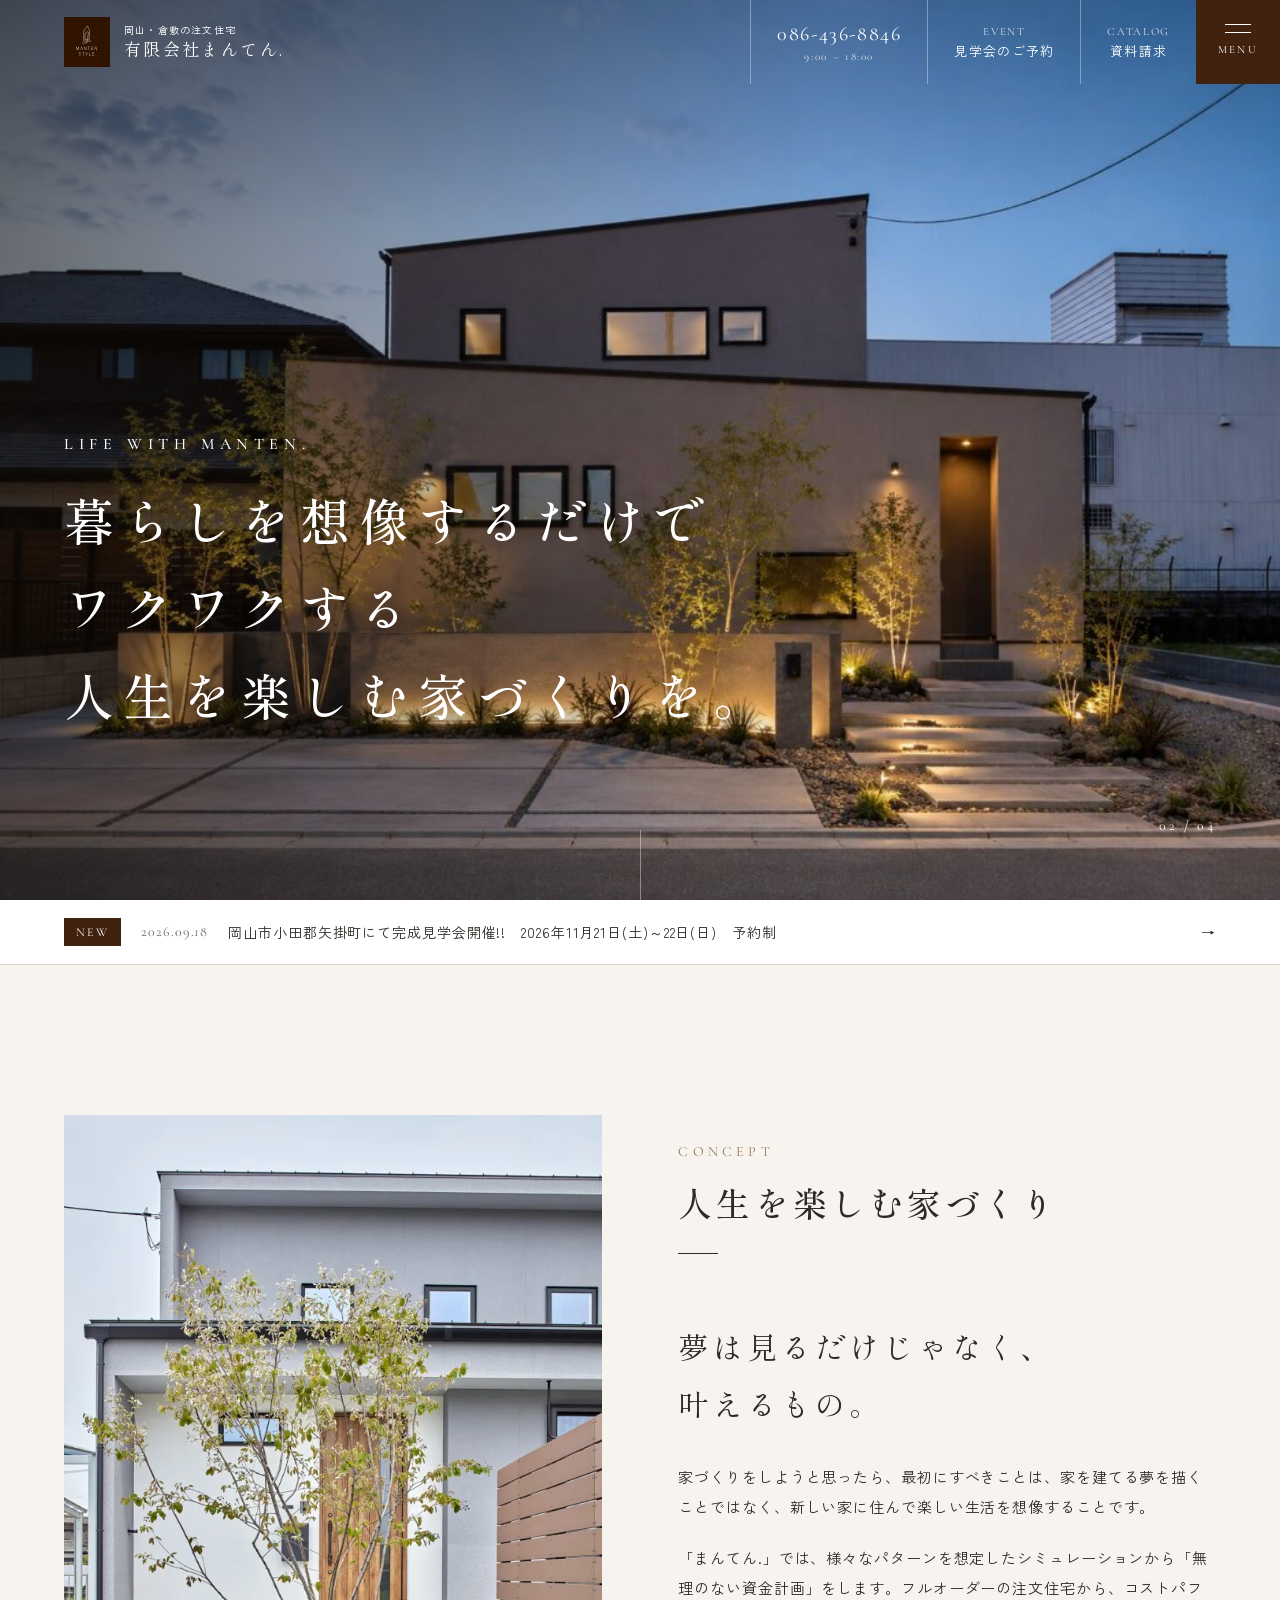
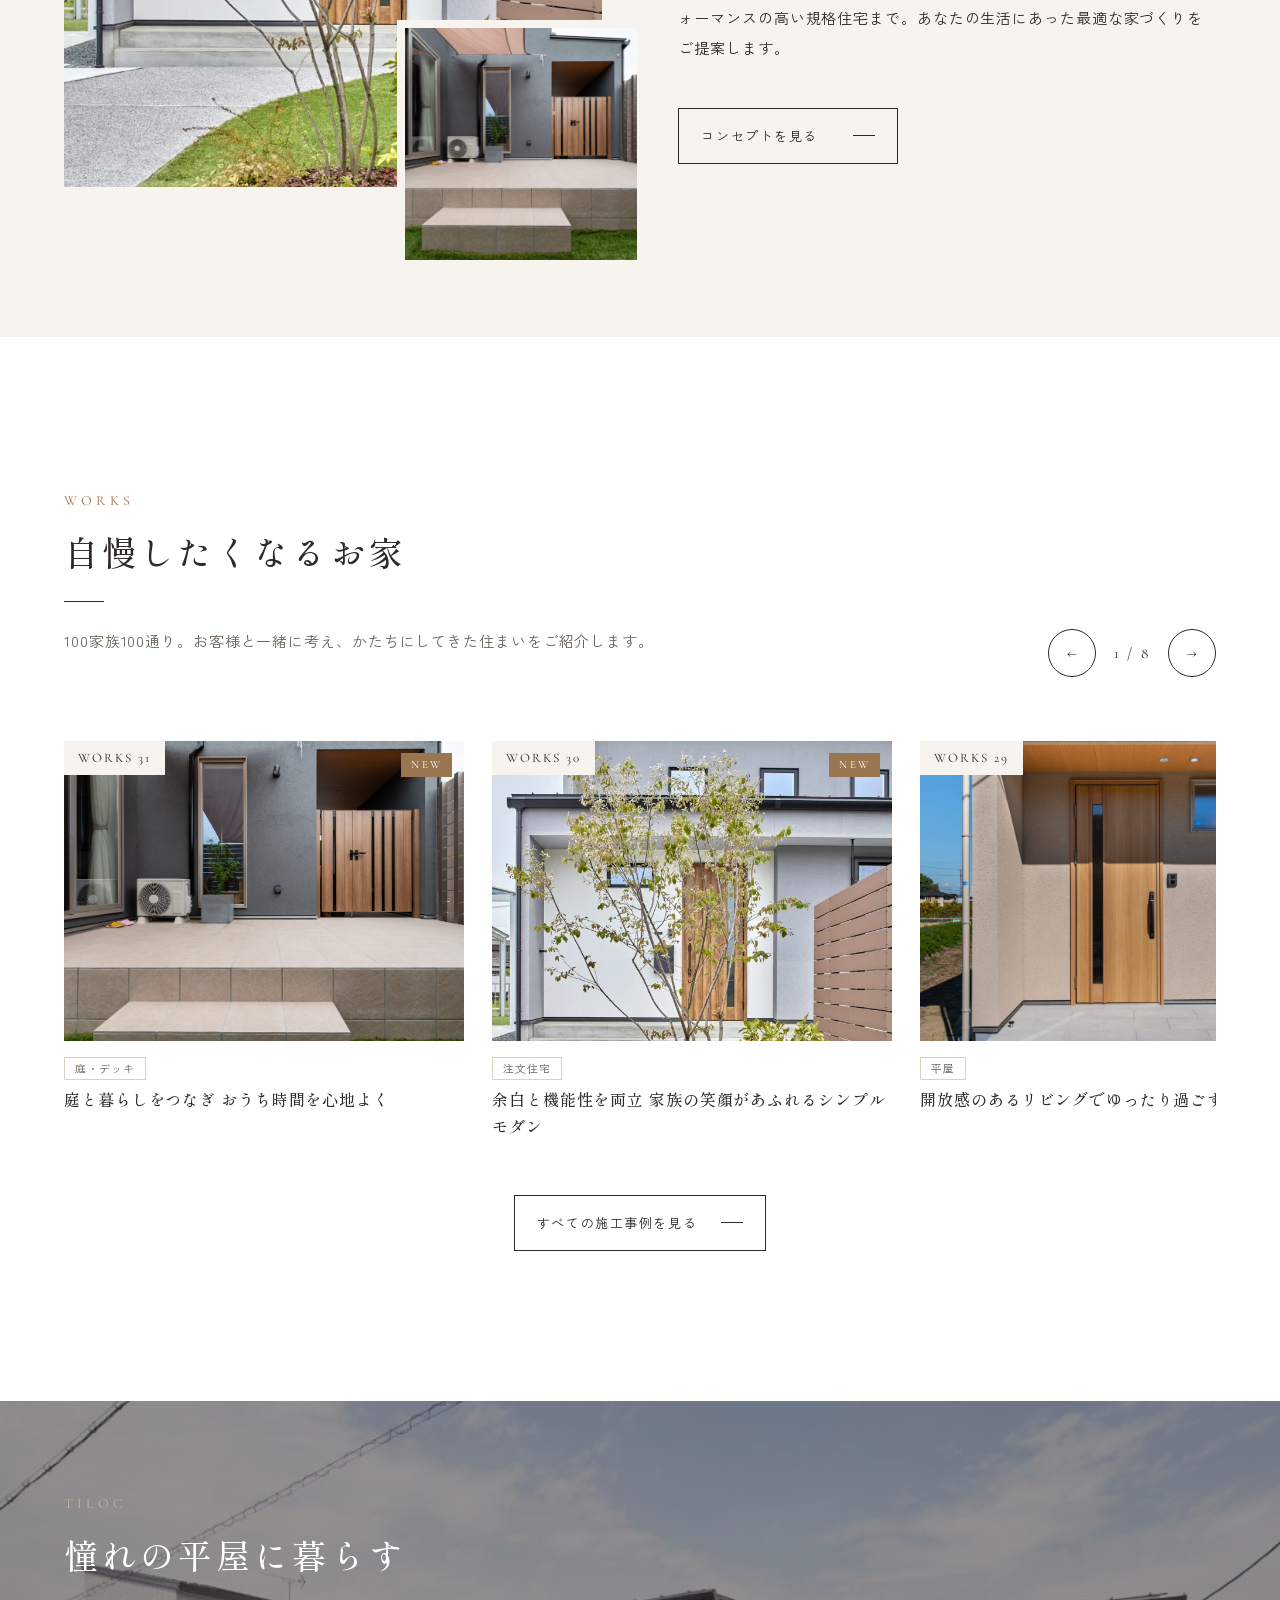
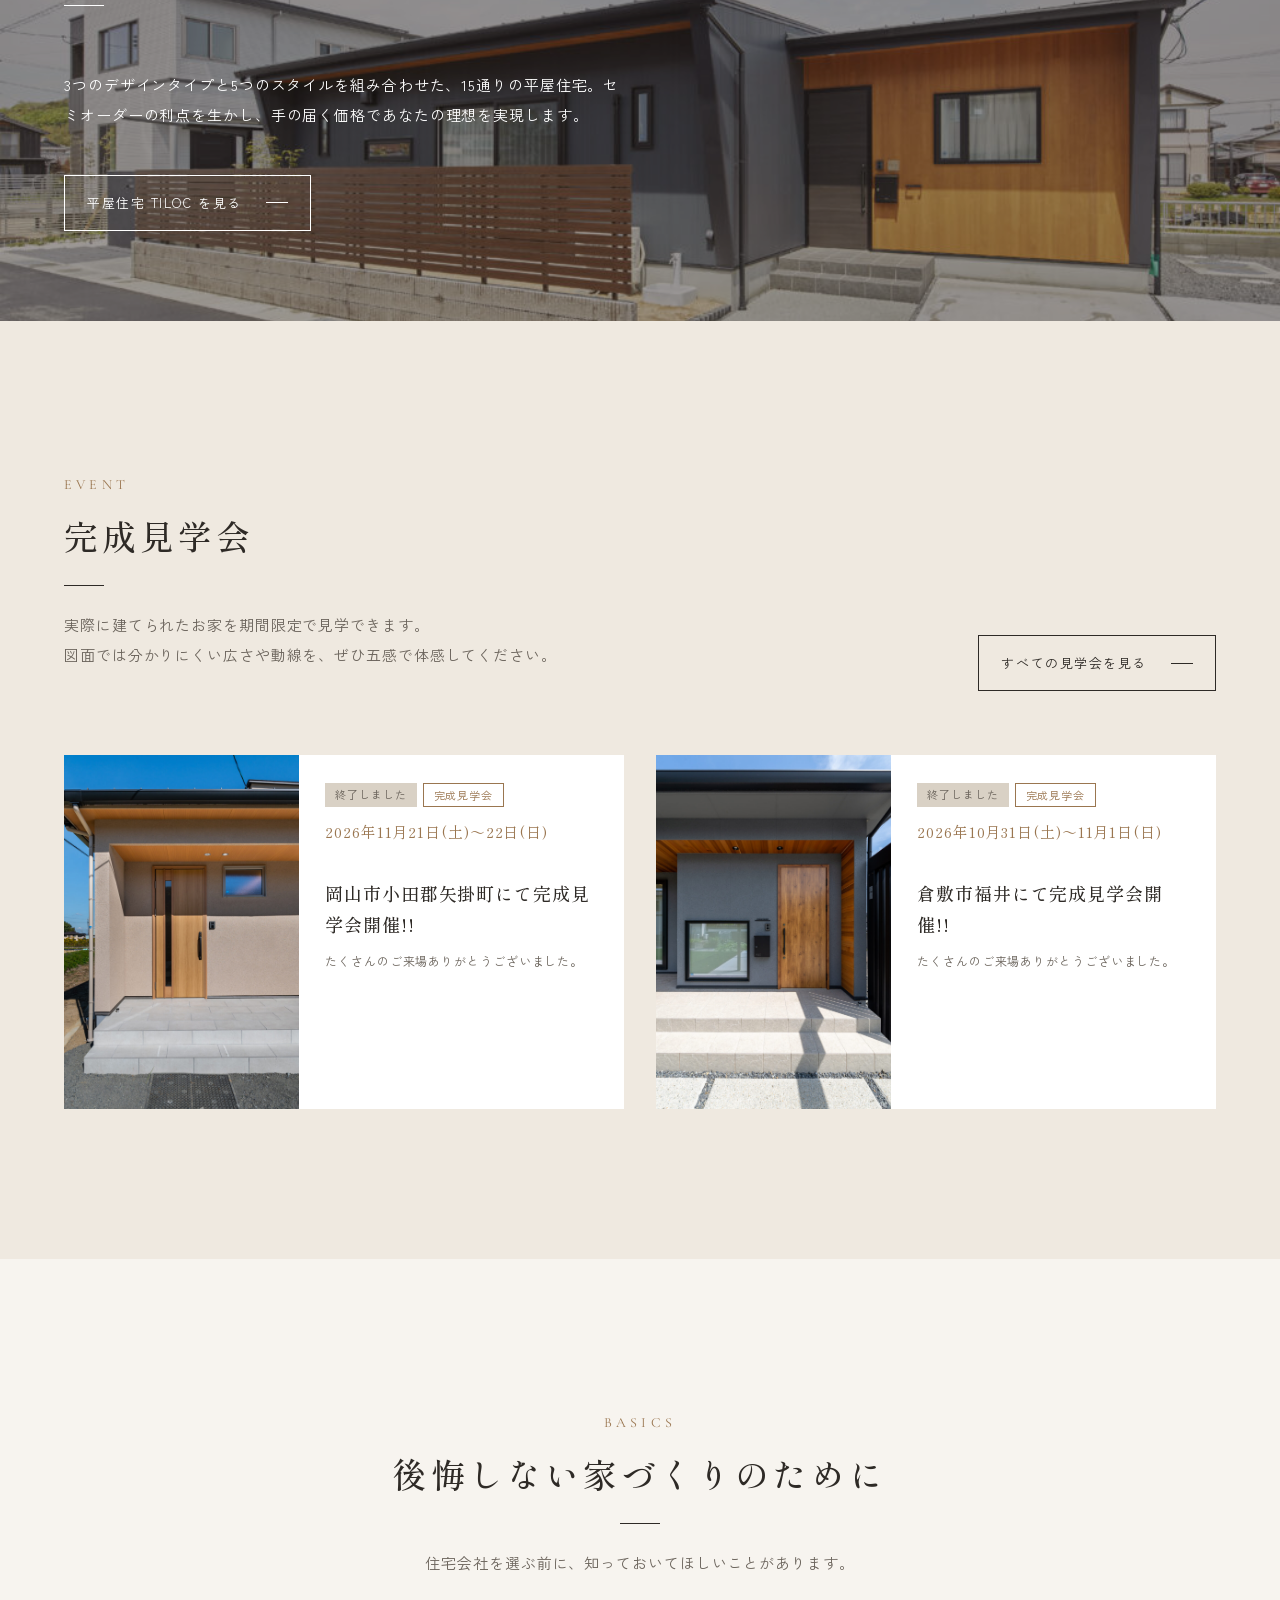
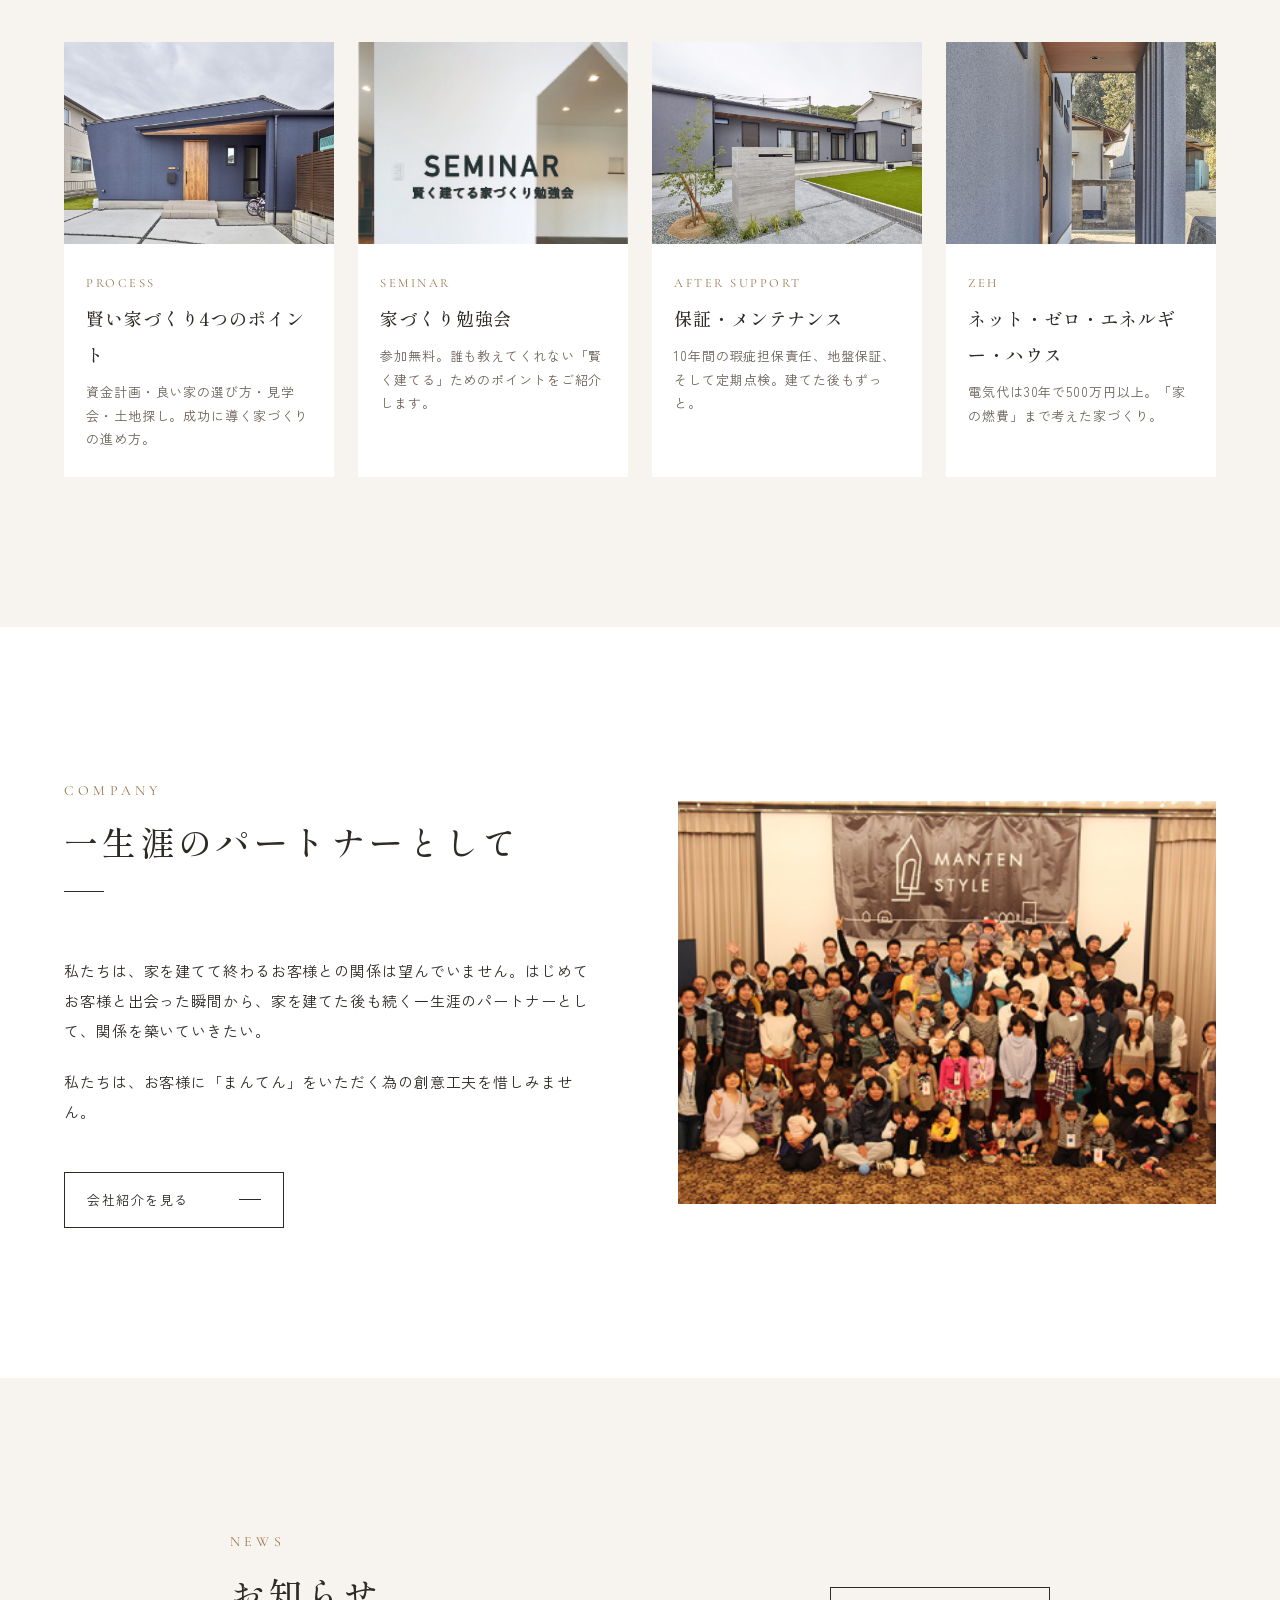
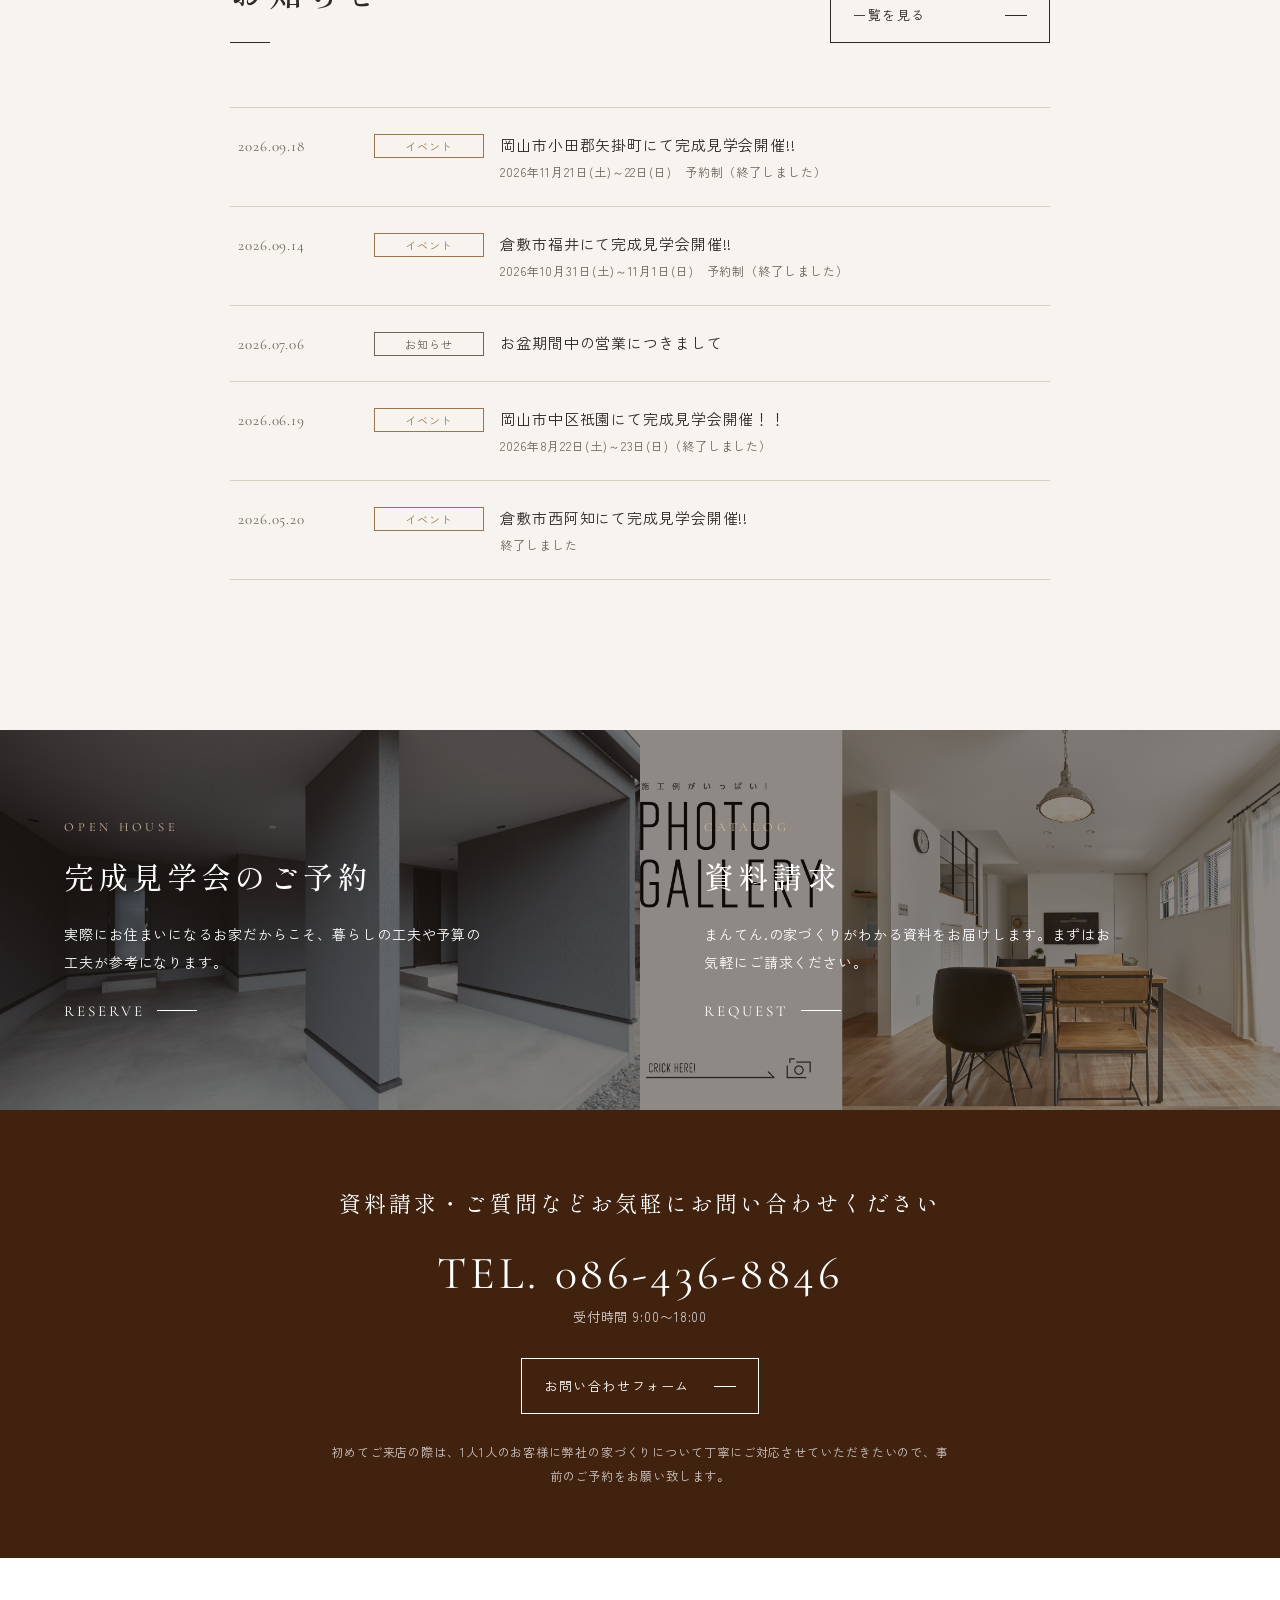
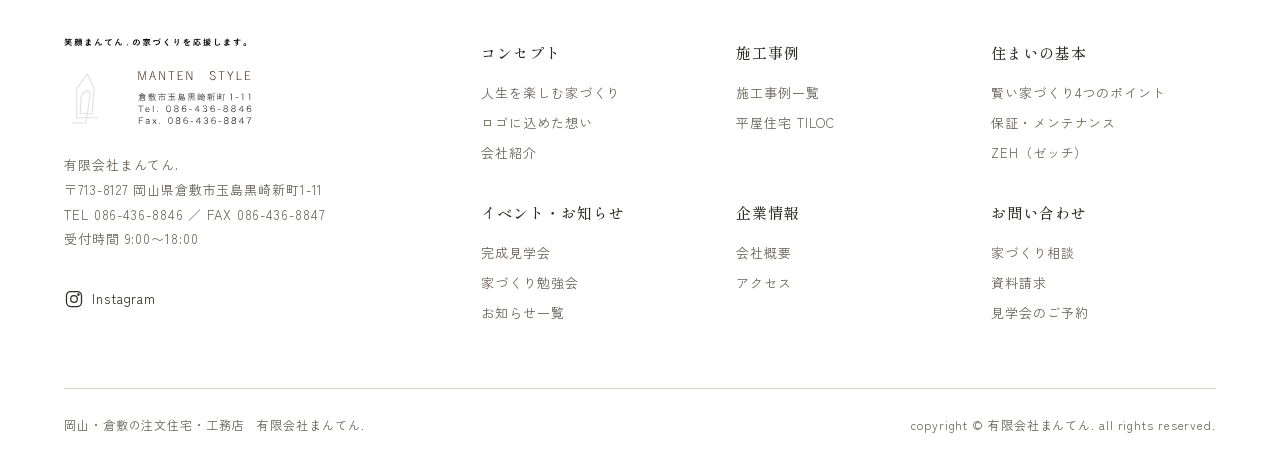
<file: index.html>
<!DOCTYPE html>
<html lang="ja">
<head>
<meta charset="UTF-8">
<meta name="viewport" content="width=device-width, initial-scale=1">
<meta name="robots" content="noindex, nofollow">
<title>岡山・倉敷の注文住宅・工務店｜有限会社まんてん.</title>
<meta name="description" content="岡山・倉敷でおしゃれな家を建てるなら注文住宅のまんてん。無理のない資金計画から、フルオーダーの注文住宅、平屋住宅TILOCまで。人生を楽しむ家づくりをご提案します。">
<link rel="icon" href="assets/img/logo.svg">
<link rel="preconnect" href="https://fonts.googleapis.com">
<link rel="preconnect" href="https://fonts.gstatic.com" crossorigin>
<link href="https://fonts.googleapis.com/css2?family=Cormorant+Garamond:wght@400;500&family=Shippori+Mincho:wght@400;500&family=Zen+Kaku+Gothic+New:wght@400;500&display=swap" rel="stylesheet">
<link rel="stylesheet" href="assets/css/style.css">
</head>
<body data-page="home">
<div class="loader" aria-hidden="true"><img src="assets/img/logo.svg" alt=""></div>

<main>
  <!-- ヒーロー -->
  <section class="hero" aria-label="メインビジュアル">
    <div class="hero__slides">
      <div class="hero__slide"><img src="assets/img/hero2.jpg" alt="明るい無垢床のリビング"></div>
      <div class="hero__slide"><img src="assets/img/works/w26.jpg" alt="夕暮れに灯る、窓をデザインした住まいの外観"></div>
      <div class="hero__slide"><img src="assets/img/hero1.jpg" alt="家族がくつろぐリビング"></div>
      <div class="hero__slide"><img src="assets/img/works/w24.jpg" alt="勾配天井の開放的なリビング"></div>
    </div>
    <h1 class="hero__copy"><small>LIFE WITH MANTEN.</small>暮らしを想像するだけで<br>ワクワクする<br>人生を楽しむ家づくりを。</h1>
    <p class="hero__count" id="heroCount">01 / 04</p>
    <span class="hero__scroll" aria-hidden="true"></span>
  </section>

  <div class="newsbar"><div class="wrap" id="newsbar"></div></div>

  <!-- コンセプト -->
  <section class="section">
    <div class="wrap">
      <div class="split">
        <div class="split__img reveal">
          <img src="assets/img/works/w30.jpg" alt="余白と機能性を両立したシンプルモダンの住まい" loading="lazy">
          <img class="sub" src="assets/img/works/w31.jpg" alt="庭とつながるテラス" loading="lazy">
        </div>
        <div class="split__text reveal">
          <div class="sec-head">
            <span class="sec-head__en">CONCEPT</span>
            <h2 class="sec-head__ja">人生を楽しむ家づくり</h2>
          </div>
          <p class="copy">夢は見るだけじゃなく、<br>叶えるもの。</p>
          <p>家づくりをしようと思ったら、最初にすべきことは、家を建てる夢を描くことではなく、新しい家に住んで楽しい生活を想像することです。</p>
          <p>「まんてん.」では、様々なパターンを想定したシミュレーションから「無理のない資金計画」をします。フルオーダーの注文住宅から、コストパフォーマンスの高い規格住宅まで。あなたの生活にあった最適な家づくりをご提案します。</p>
          <a class="btn mt-s" href="concept.html">コンセプトを見る</a>
        </div>
      </div>
    </div>
  </section>

  <!-- 施工事例 -->
  <section class="section section--white">
    <div class="wrap">
      <div class="sec-head sec-head--row reveal">
        <div>
          <span class="sec-head__en">WORKS</span>
          <h2 class="sec-head__ja">自慢したくなるお家</h2>
          <p class="sec-head__lead">100家族100通り。お客様と一緒に考え、かたちにしてきた住まいをご紹介します。</p>
        </div>
        <div class="hslider__nav">
          <button id="worksPrev" aria-label="前へ">←</button>
          <span id="worksCount">1 / 8</span>
          <button id="worksNext" aria-label="次へ">→</button>
        </div>
      </div>
      <div class="hslider"><div class="hslider__track" id="worksSlider"></div></div>
      <div class="center mt-m"><a class="btn" href="works.html">すべての施工事例を見る</a></div>
    </div>
  </section>

  <!-- TILOC -->
  <section class="wide">
    <img src="assets/img/works/w22.jpg" alt="コストと機能美を両立させたミニマムな平屋" loading="lazy">
    <div class="wrap reveal">
      <div class="sec-head">
        <span class="sec-head__en">TILOC</span>
        <h2 class="sec-head__ja">憧れの平屋に暮らす</h2>
      </div>
      <p>3つのデザインタイプと5つのスタイルを組み合わせた、15通りの平屋住宅。セミオーダーの利点を生かし、手の届く価格であなたの理想を実現します。</p>
      <a class="btn btn--white mt-s" href="tiloc.html">平屋住宅 TILOC を見る</a>
    </div>
  </section>

  <!-- 完成見学会 -->
  <section class="section section--alt" id="event">
    <div class="wrap">
      <div class="sec-head sec-head--row reveal">
        <div>
          <span class="sec-head__en">EVENT</span>
          <h2 class="sec-head__ja">完成見学会</h2>
          <p class="sec-head__lead">実際に建てられたお家を期間限定で見学できます。<br class="pc-only">図面では分かりにくい広さや動線を、ぜひ五感で体感してください。</p>
        </div>
        <a class="btn" href="news.html#event">すべての見学会を見る</a>
      </div>
      <div class="event-grid" id="eventGrid" data-limit="2"></div>
    </div>
  </section>

  <!-- 住まいの基本 -->
  <section class="section">
    <div class="wrap">
      <div class="sec-head center reveal">
        <span class="sec-head__en">BASICS</span>
        <h2 class="sec-head__ja">後悔しない家づくりのために</h2>
        <p class="sec-head__lead">住宅会社を選ぶ前に、知っておいてほしいことがあります。</p>
      </div>
      <div class="link-cards">
        <a class="link-card reveal" href="flow.html">
          <div class="link-card__img"><img src="assets/img/works/w20.jpg" alt="" loading="lazy"></div>
          <div class="link-card__body"><small>PROCESS</small><h3>賢い家づくり4つのポイント</h3><p>資金計画・良い家の選び方・見学会・土地探し。成功に導く家づくりの進め方。</p></div>
        </a>
        <a class="link-card reveal" href="seminar.html">
          <div class="link-card__img"><img src="assets/img/content8_pc.jpg" alt="" loading="lazy" style="object-position:center 30%"></div>
          <div class="link-card__body"><small>SEMINAR</small><h3>家づくり勉強会</h3><p>参加無料。誰も教えてくれない「賢く建てる」ためのポイントをご紹介します。</p></div>
        </a>
        <a class="link-card reveal" href="support.html">
          <div class="link-card__img"><img src="assets/img/works/w19.jpg" alt="" loading="lazy"></div>
          <div class="link-card__body"><small>AFTER SUPPORT</small><h3>保証・メンテナンス</h3><p>10年間の瑕疵担保責任、地盤保証、そして定期点検。建てた後もずっと。</p></div>
        </a>
        <a class="link-card reveal" href="support.html#zeh">
          <div class="link-card__img"><img src="assets/img/works/w27.jpg" alt="" loading="lazy"></div>
          <div class="link-card__body"><small>ZEH</small><h3>ネット・ゼロ・エネルギー・ハウス</h3><p>電気代は30年で500万円以上。「家の燃費」まで考えた家づくり。</p></div>
        </a>
      </div>
    </div>
  </section>

  <!-- 会社 -->
  <section class="section section--white">
    <div class="wrap">
      <div class="split split--rev">
        <div class="split__img reveal">
          <img src="assets/img/main.jpg" alt="お客様感謝祭の集合写真" loading="lazy" style="aspect-ratio:4/3">
        </div>
        <div class="split__text reveal">
          <div class="sec-head">
            <span class="sec-head__en">COMPANY</span>
            <h2 class="sec-head__ja">一生涯のパートナーとして</h2>
          </div>
          <p>私たちは、家を建てて終わるお客様との関係は望んでいません。はじめてお客様と出会った瞬間から、家を建てた後も続く一生涯のパートナーとして、関係を築いていきたい。</p>
          <p>私たちは、お客様に「まんてん」をいただく為の創意工夫を惜しみません。</p>
          <a class="btn mt-s" href="company.html">会社紹介を見る</a>
        </div>
      </div>
    </div>
  </section>

  <!-- お知らせ -->
  <section class="section">
    <div class="wrap wrap--narrow">
      <div class="sec-head sec-head--row reveal">
        <div>
          <span class="sec-head__en">NEWS</span>
          <h2 class="sec-head__ja">お知らせ</h2>
        </div>
        <a class="btn" href="news.html">一覧を見る</a>
      </div>
      <ul class="news-list reveal" id="newsList" data-limit="5"></ul>
    </div>
  </section>

  <!-- CTA -->
  <div class="cta-banners">
    <a class="cta-banner" href="news.html#event">
      <img src="assets/img/works/w23.jpg" alt="" loading="lazy">
      <small>OPEN HOUSE</small>
      <h3>完成見学会のご予約</h3>
      <p>実際にお住まいになるお家だからこそ、暮らしの工夫や予算の工夫が参考になります。</p>
      <span class="more">RESERVE</span>
    </a>
    <a class="cta-banner" href="contact.html?type=catalog">
      <img src="assets/img/gallery_pc.jpg" alt="" loading="lazy" style="object-position:right center">
      <small>CATALOG</small>
      <h3>資料請求</h3>
      <p>まんてん.の家づくりがわかる資料をお届けします。まずはお気軽にご請求ください。</p>
      <span class="more">REQUEST</span>
    </a>
  </div>
</main>

<script src="assets/js/main.js"></script>
</body>
</html>
</file>
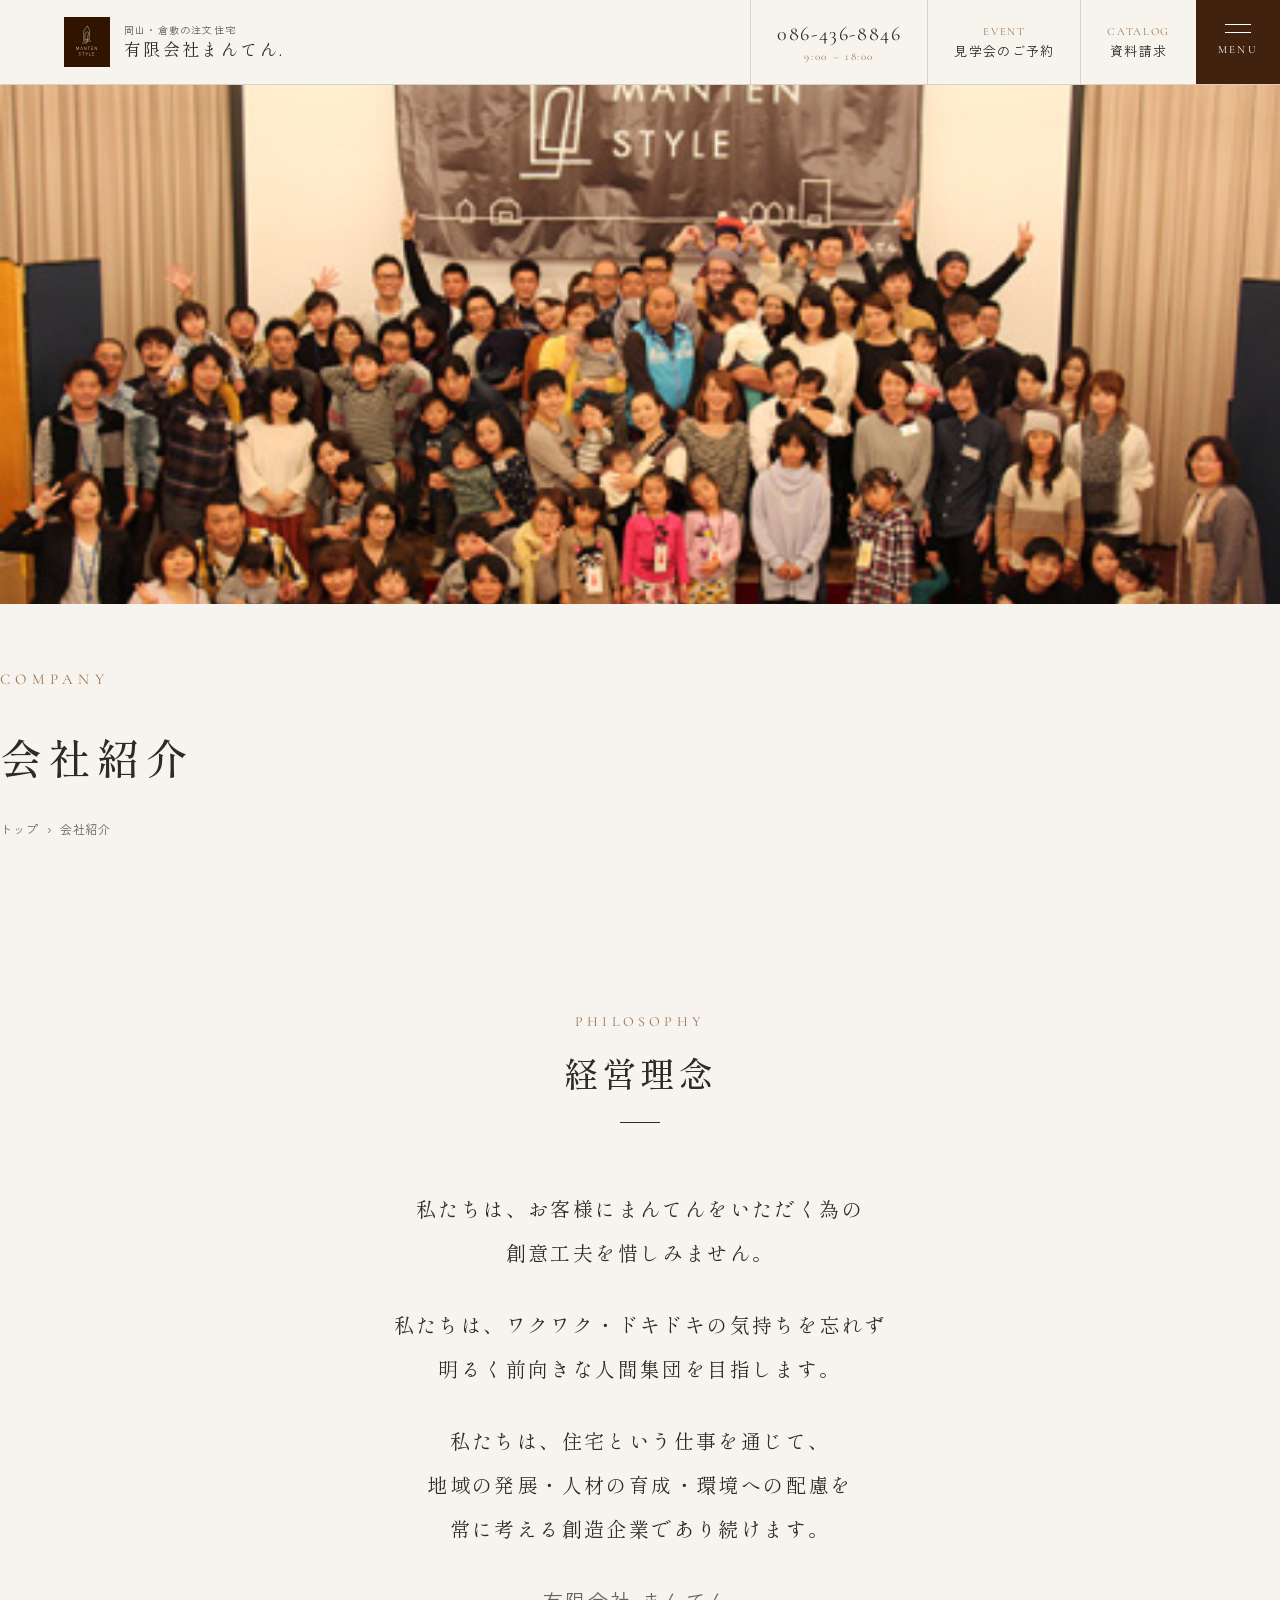
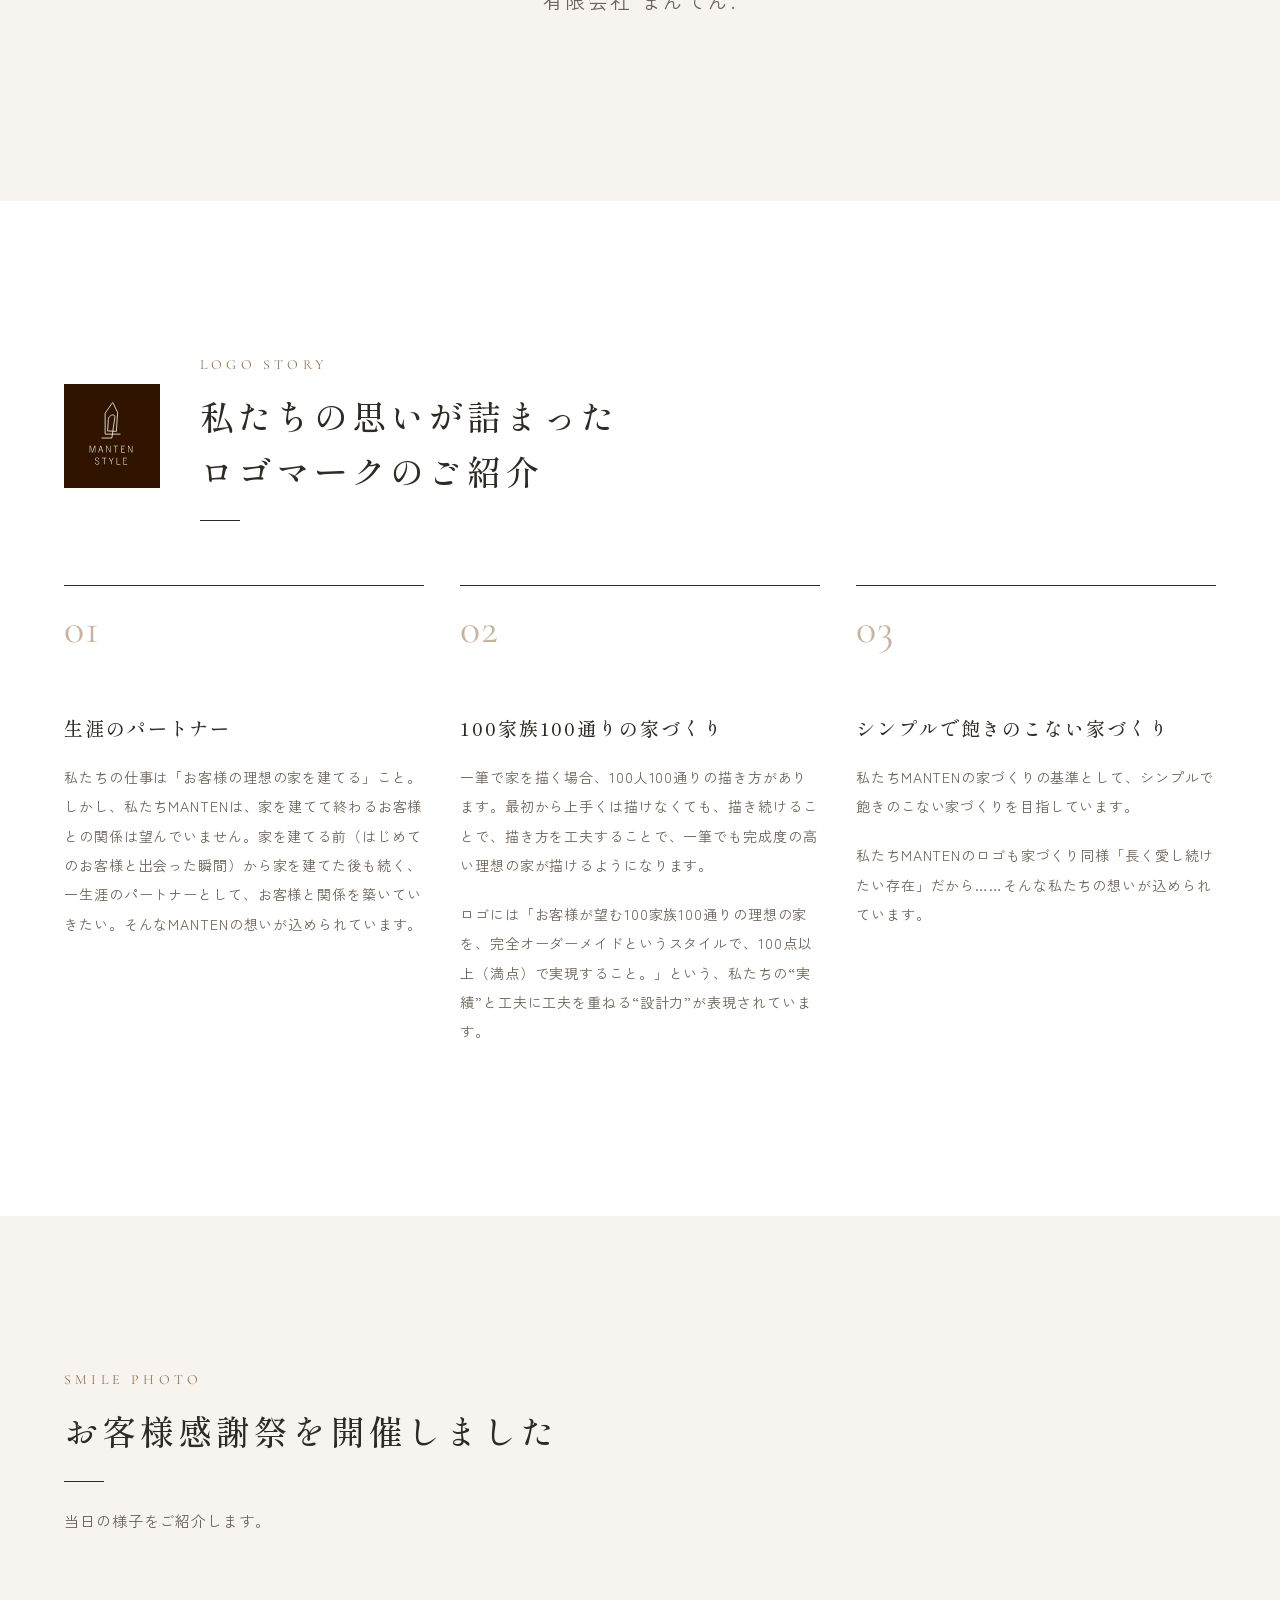
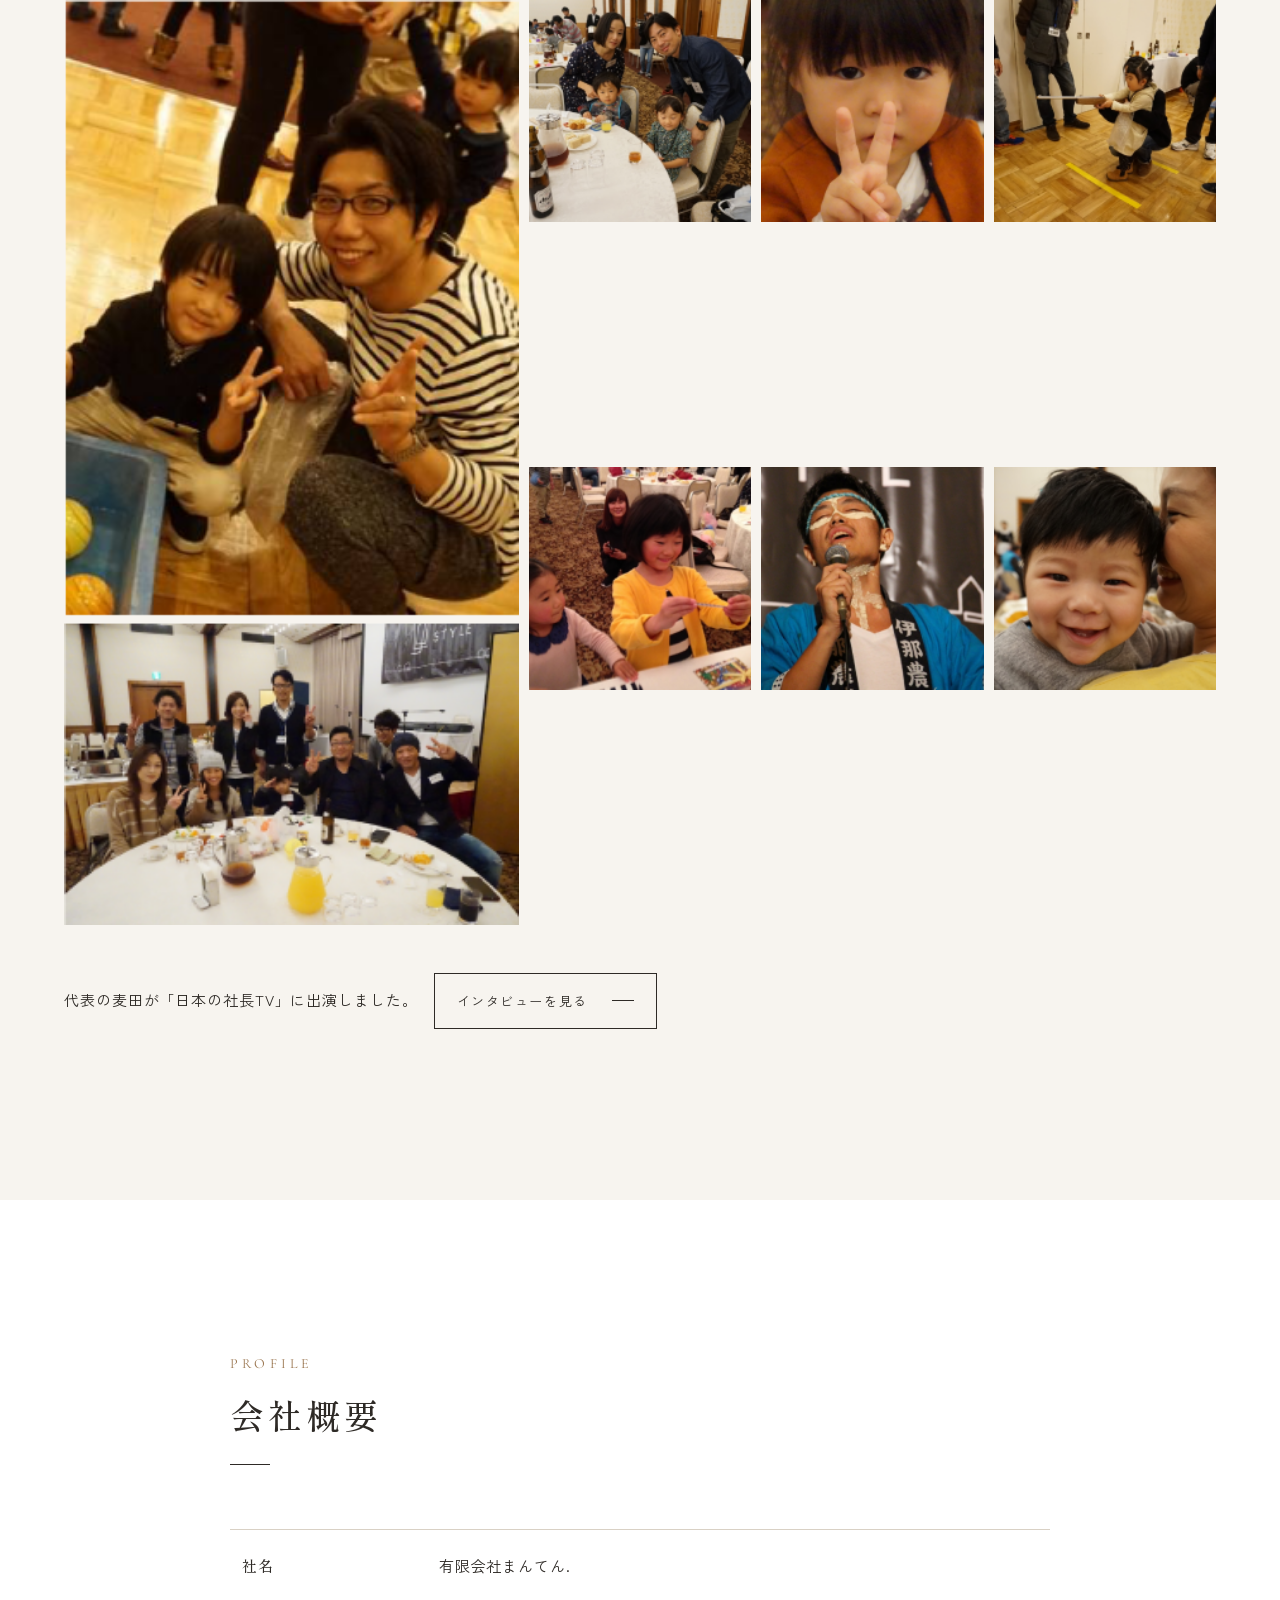
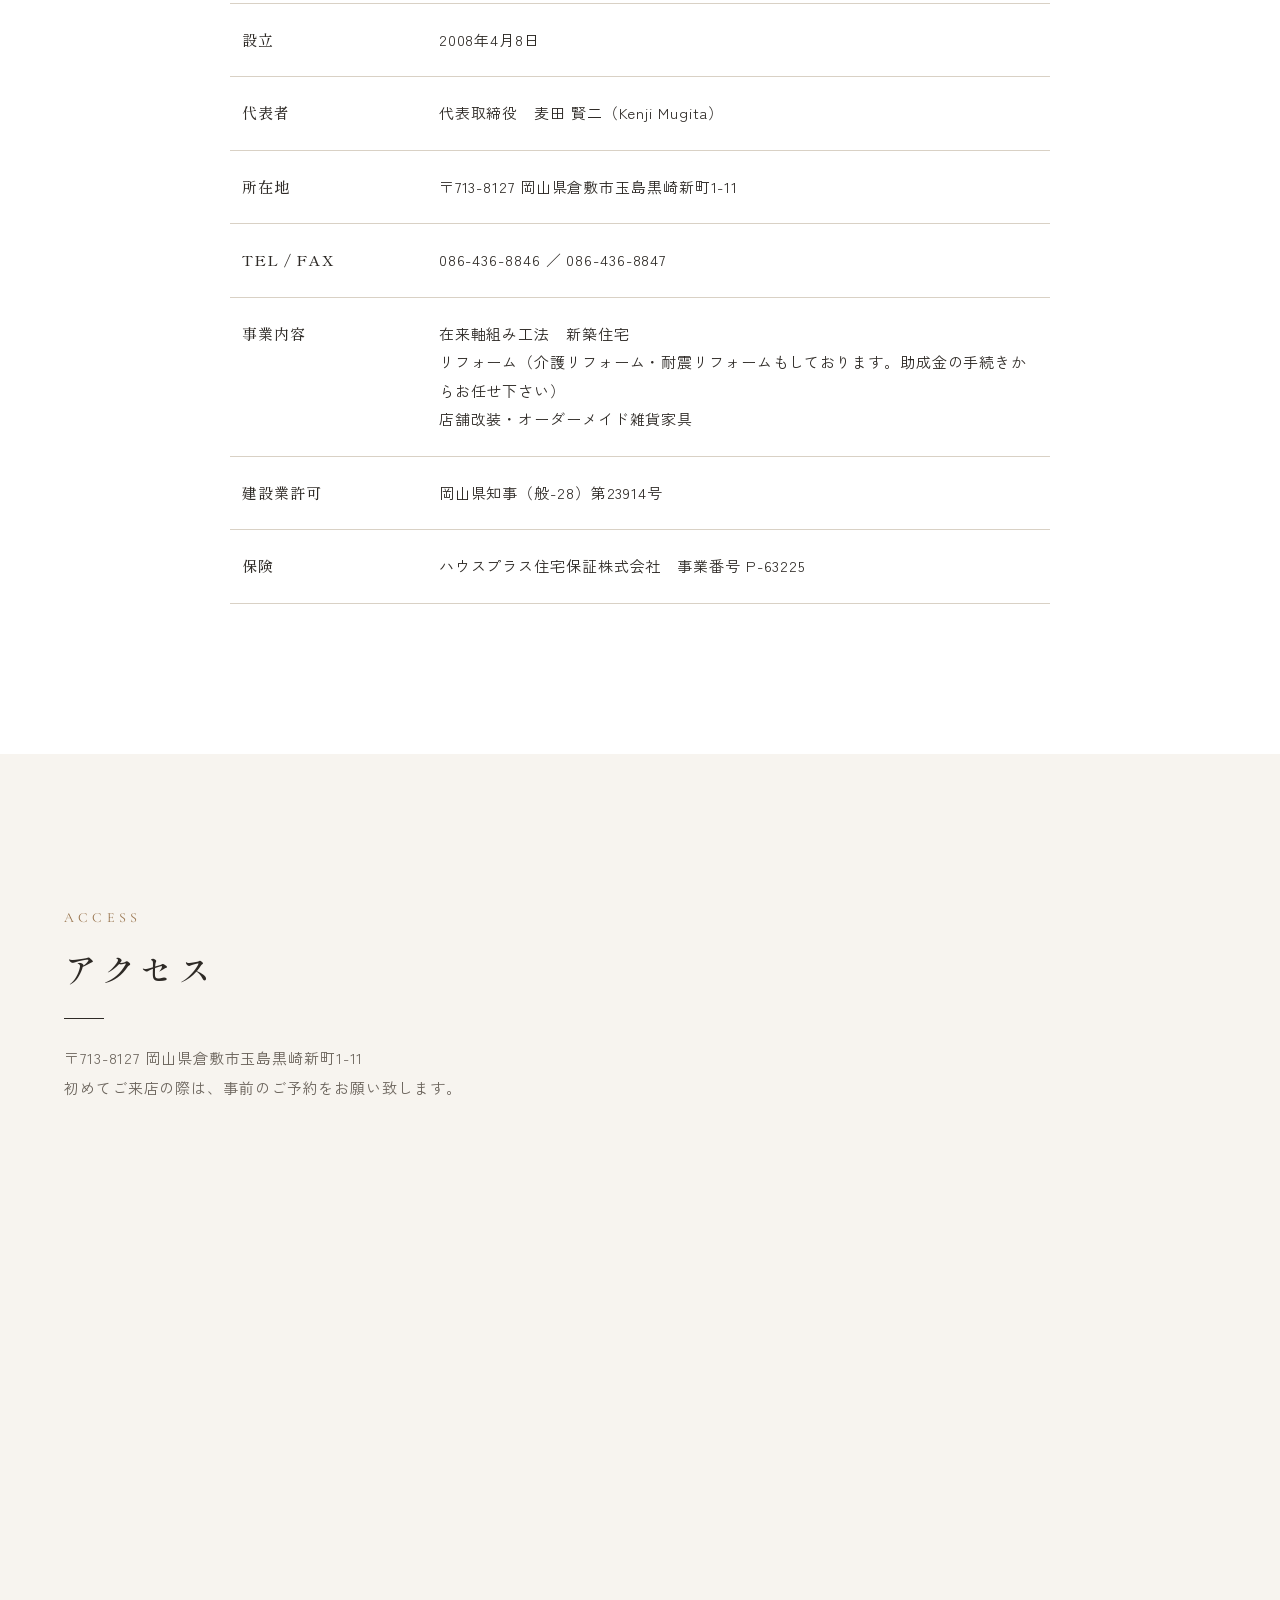
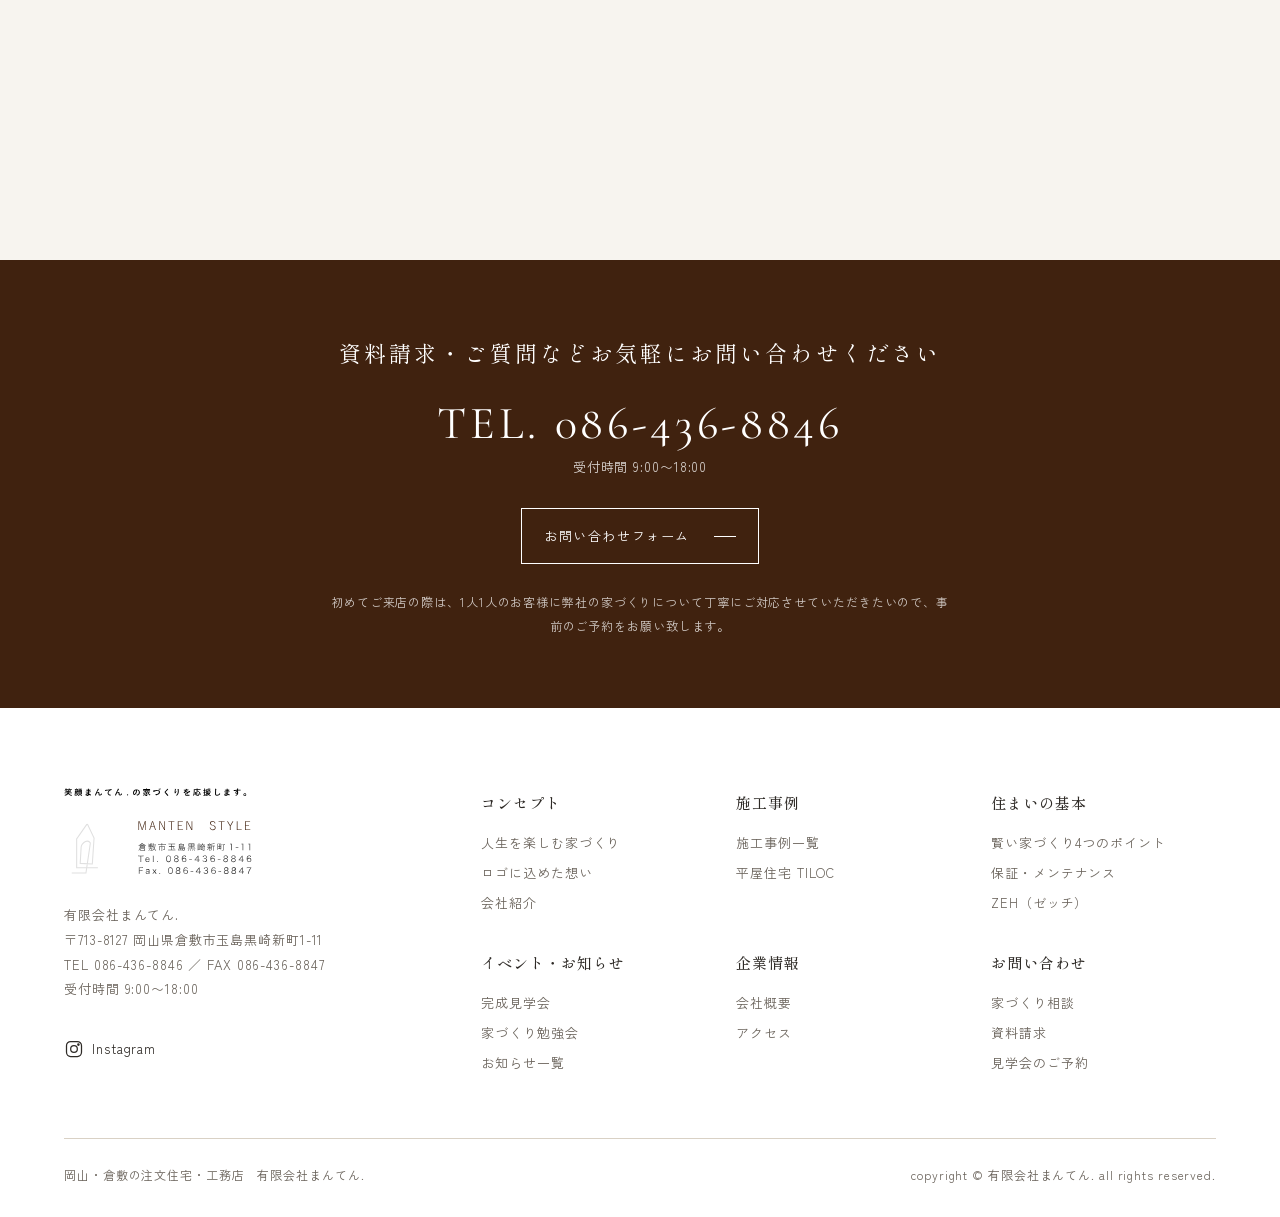
<file: company.html>
<!DOCTYPE html>
<html lang="ja">
<head>
<meta charset="UTF-8">
<meta name="viewport" content="width=device-width, initial-scale=1">
<meta name="robots" content="noindex, nofollow">
<title>会社紹介｜有限会社まんてん.</title>
<meta name="description" content="岡山県倉敷市玉島の工務店、有限会社まんてん.の経営理念、ロゴに込めた想い、会社概要とアクセス。">
<link rel="icon" href="assets/img/logo.svg">
<link rel="preconnect" href="https://fonts.googleapis.com">
<link rel="preconnect" href="https://fonts.gstatic.com" crossorigin>
<link href="https://fonts.googleapis.com/css2?family=Cormorant+Garamond:wght@400;500&family=Shippori+Mincho:wght@400;500&family=Zen+Kaku+Gothic+New:wght@400;500&display=swap" rel="stylesheet">
<link rel="stylesheet" href="assets/css/style.css">
</head>
<body>
<div class="loader" aria-hidden="true"><img src="assets/img/logo.svg" alt=""></div>
<main>
  <div class="page-mv">
    <div class="page-mv__img"><img src="assets/img/main.jpg" alt="お客様感謝祭の集合写真" style="object-position:center 35%"></div>
    <div class="wrap page-mv__head">
      <p class="en">COMPANY</p>
      <h1>会社紹介</h1>
      <p class="breadcrumb"><a href="index.html">トップ</a><span>›</span>会社紹介</p>
    </div>
  </div>

  <!-- 経営理念 -->
  <section class="section">
    <div class="wrap wrap--narrow philosophy">
      <div class="sec-head center reveal"><span class="sec-head__en">PHILOSOPHY</span><h2 class="sec-head__ja">経営理念</h2></div>
      <div class="reveal">
        <p>私たちは、お客様にまんてんをいただく為の<br class="pc-only">創意工夫を惜しみません。</p>
        <p>私たちは、ワクワク・ドキドキの気持ちを忘れず<br class="pc-only">明るく前向きな人間集団を目指します。</p>
        <p>私たちは、住宅という仕事を通じて、<br class="pc-only">地域の発展・人材の育成・環境への配慮を<br class="pc-only">常に考える創造企業であり続けます。</p>
        <p class="small muted" style="font-family:var(--sans)">有限会社 まんてん.</p>
      </div>
    </div>
  </section>

  <!-- ロゴストーリー -->
  <section class="section section--white" id="story" style="scroll-margin-top:var(--header-h)">
    <div class="wrap">
      <div class="sec-head reveal" style="display:flex;gap:40px;align-items:center;flex-wrap:wrap">
        <img src="assets/img/logo.svg" alt="まんてん.のロゴマーク" style="width:96px">
        <div><span class="sec-head__en">LOGO STORY</span><h2 class="sec-head__ja">私たちの思いが詰まった<br>ロゴマークのご紹介</h2></div>
      </div>
      <div class="numlist">
        <div class="reveal">
          <p class="no">01</p><h3>生涯のパートナー</h3>
          <p>私たちの仕事は「お客様の理想の家を建てる」こと。しかし、私たちMANTENは、家を建てて終わるお客様との関係は望んでいません。家を建てる前（はじめてのお客様と出会った瞬間）から家を建てた後も続く、一生涯のパートナーとして、お客様と関係を築いていきたい。そんなMANTENの想いが込められています。</p>
        </div>
        <div class="reveal">
          <p class="no">02</p><h3>100家族100通りの家づくり</h3>
          <p>一筆で家を描く場合、100人100通りの描き方があります。最初から上手くは描けなくても、描き続けることで、描き方を工夫することで、一筆でも完成度の高い理想の家が描けるようになります。</p>
          <p>ロゴには「お客様が望む100家族100通りの理想の家を、完全オーダーメイドというスタイルで、100点以上（満点）で実現すること。」という、私たちの“実績”と工夫に工夫を重ねる“設計力”が表現されています。</p>
        </div>
        <div class="reveal">
          <p class="no">03</p><h3>シンプルで飽きのこない家づくり</h3>
          <p>私たちMANTENの家づくりの基準として、シンプルで飽きのこない家づくりを目指しています。</p>
          <p>私たちMANTENのロゴも家づくり同様「長く愛し続けたい存在」だから……そんな私たちの想いが込められています。</p>
        </div>
      </div>
    </div>
  </section>

  <!-- SMILE PHOTO -->
  <section class="section">
    <div class="wrap">
      <div class="sec-head reveal"><span class="sec-head__en">SMILE PHOTO</span><h2 class="sec-head__ja">お客様感謝祭を開催しました</h2><p class="sec-head__lead">当日の様子をご紹介します。</p></div>
      <div class="photo-grid reveal">
        <img src="assets/img/smile1.png" alt="お客様感謝祭の様子" loading="lazy">
        <img src="assets/img/smile2.png" alt="" loading="lazy">
        <img src="assets/img/smile3.png" alt="" loading="lazy">
        <img src="assets/img/smile4.png" alt="" loading="lazy">
        <img src="assets/img/smile5.png" alt="" loading="lazy">
        <img src="assets/img/smile6.png" alt="" loading="lazy">
        <img src="assets/img/smile7.png" alt="" loading="lazy">
      </div>
      <p class="mt-m reveal">代表の麦田が「日本の社長TV」に出演しました。　<a class="btn" href="https://j-president.net/okayama/manten/" target="_blank" rel="noopener">インタビューを見る</a></p>
    </div>
  </section>

  <!-- 会社概要 -->
  <section class="section section--white" id="profile" style="scroll-margin-top:var(--header-h)">
    <div class="wrap wrap--narrow">
      <div class="sec-head reveal"><span class="sec-head__en">PROFILE</span><h2 class="sec-head__ja">会社概要</h2></div>
      <table class="table reveal">
        <tr><th>社名</th><td>有限会社まんてん.</td></tr>
        <tr><th>設立</th><td>2008年4月8日</td></tr>
        <tr><th>代表者</th><td>代表取締役　麦田 賢二（Kenji Mugita）</td></tr>
        <tr><th>所在地</th><td>〒713-8127 岡山県倉敷市玉島黒崎新町1-11</td></tr>
        <tr><th>TEL / FAX</th><td><a href="tel:0864368846">086-436-8846</a> ／ 086-436-8847</td></tr>
        <tr><th>事業内容</th><td>在来軸組み工法　新築住宅<br>リフォーム（介護リフォーム・耐震リフォームもしております。助成金の手続きからお任せ下さい）<br>店舗改装・オーダーメイド雑貨家具</td></tr>
        <tr><th>建設業許可</th><td>岡山県知事（般-28）第23914号</td></tr>
        <tr><th>保険</th><td>ハウスプラス住宅保証株式会社　事業番号 P-63225</td></tr>
      </table>
    </div>
  </section>

  <!-- アクセス -->
  <section class="section" id="access" style="scroll-margin-top:var(--header-h)">
    <div class="wrap">
      <div class="sec-head reveal"><span class="sec-head__en">ACCESS</span><h2 class="sec-head__ja">アクセス</h2><p class="sec-head__lead">〒713-8127 岡山県倉敷市玉島黒崎新町1-11<br>初めてご来店の際は、事前のご予約をお願い致します。</p></div>
      <iframe class="map" title="有限会社まんてん.の地図" loading="lazy" referrerpolicy="no-referrer-when-downgrade"
        src="https://maps.google.com/maps?q=%E5%B2%A1%E5%B1%B1%E7%9C%8C%E5%80%89%E6%95%B7%E5%B8%82%E7%8E%89%E5%B3%B6%E9%BB%92%E5%B4%8E%E6%96%B0%E7%94%BA1-11&amp;z=16&amp;output=embed"></iframe>
    </div>
  </section>
</main>
<script src="assets/js/main.js"></script>
</body>
</html>
</file>
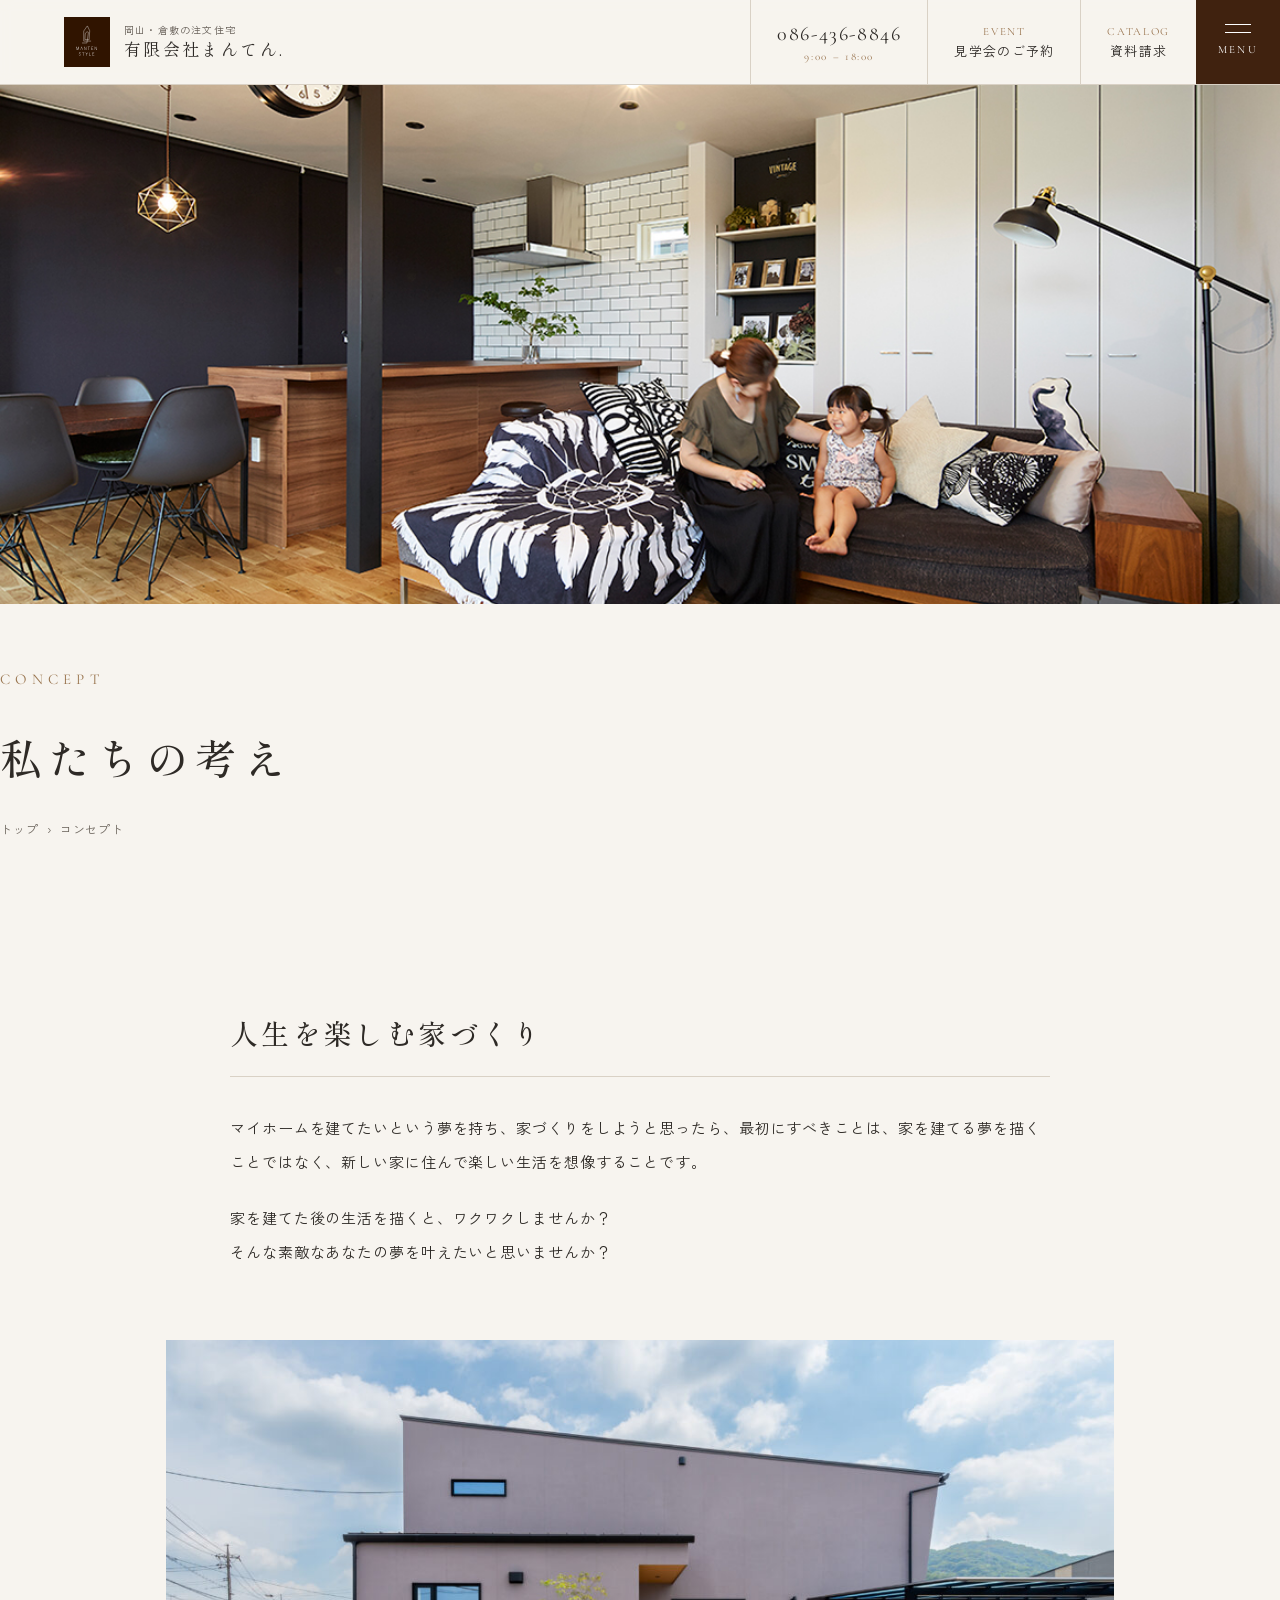
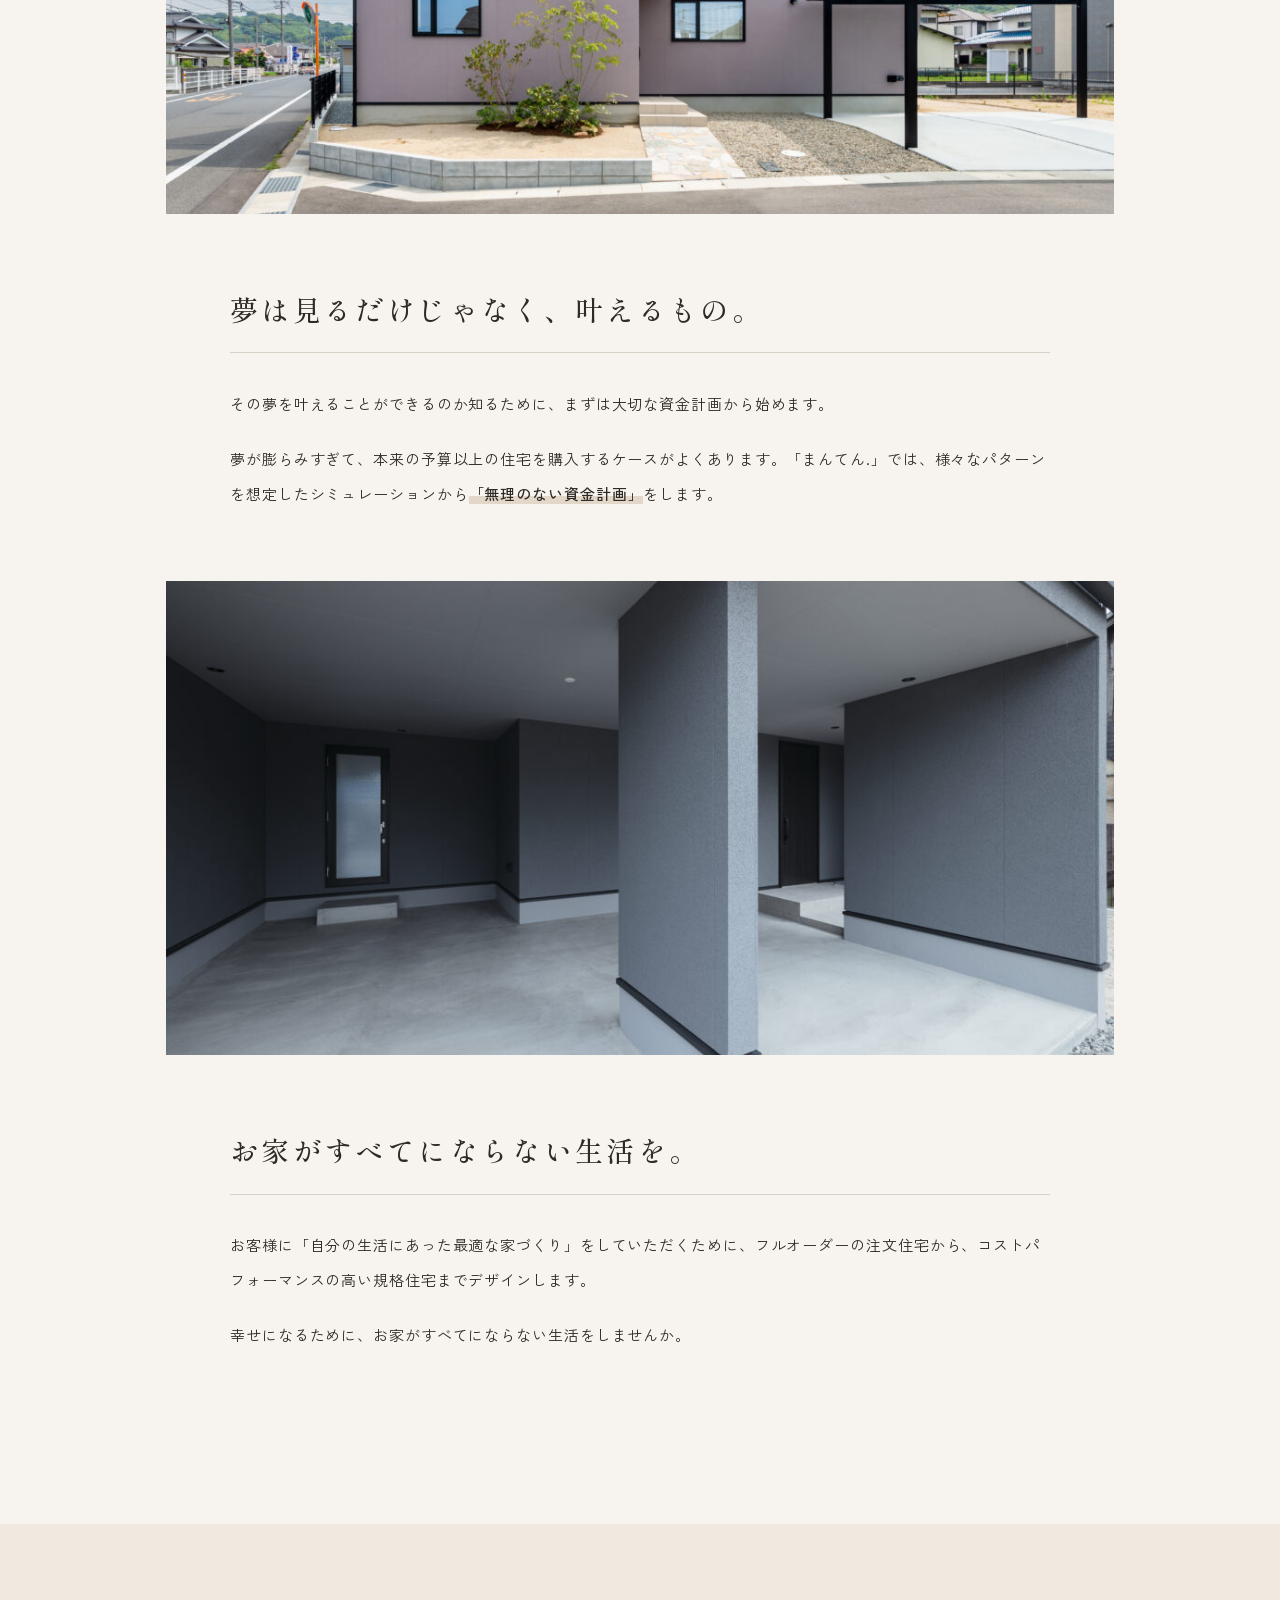
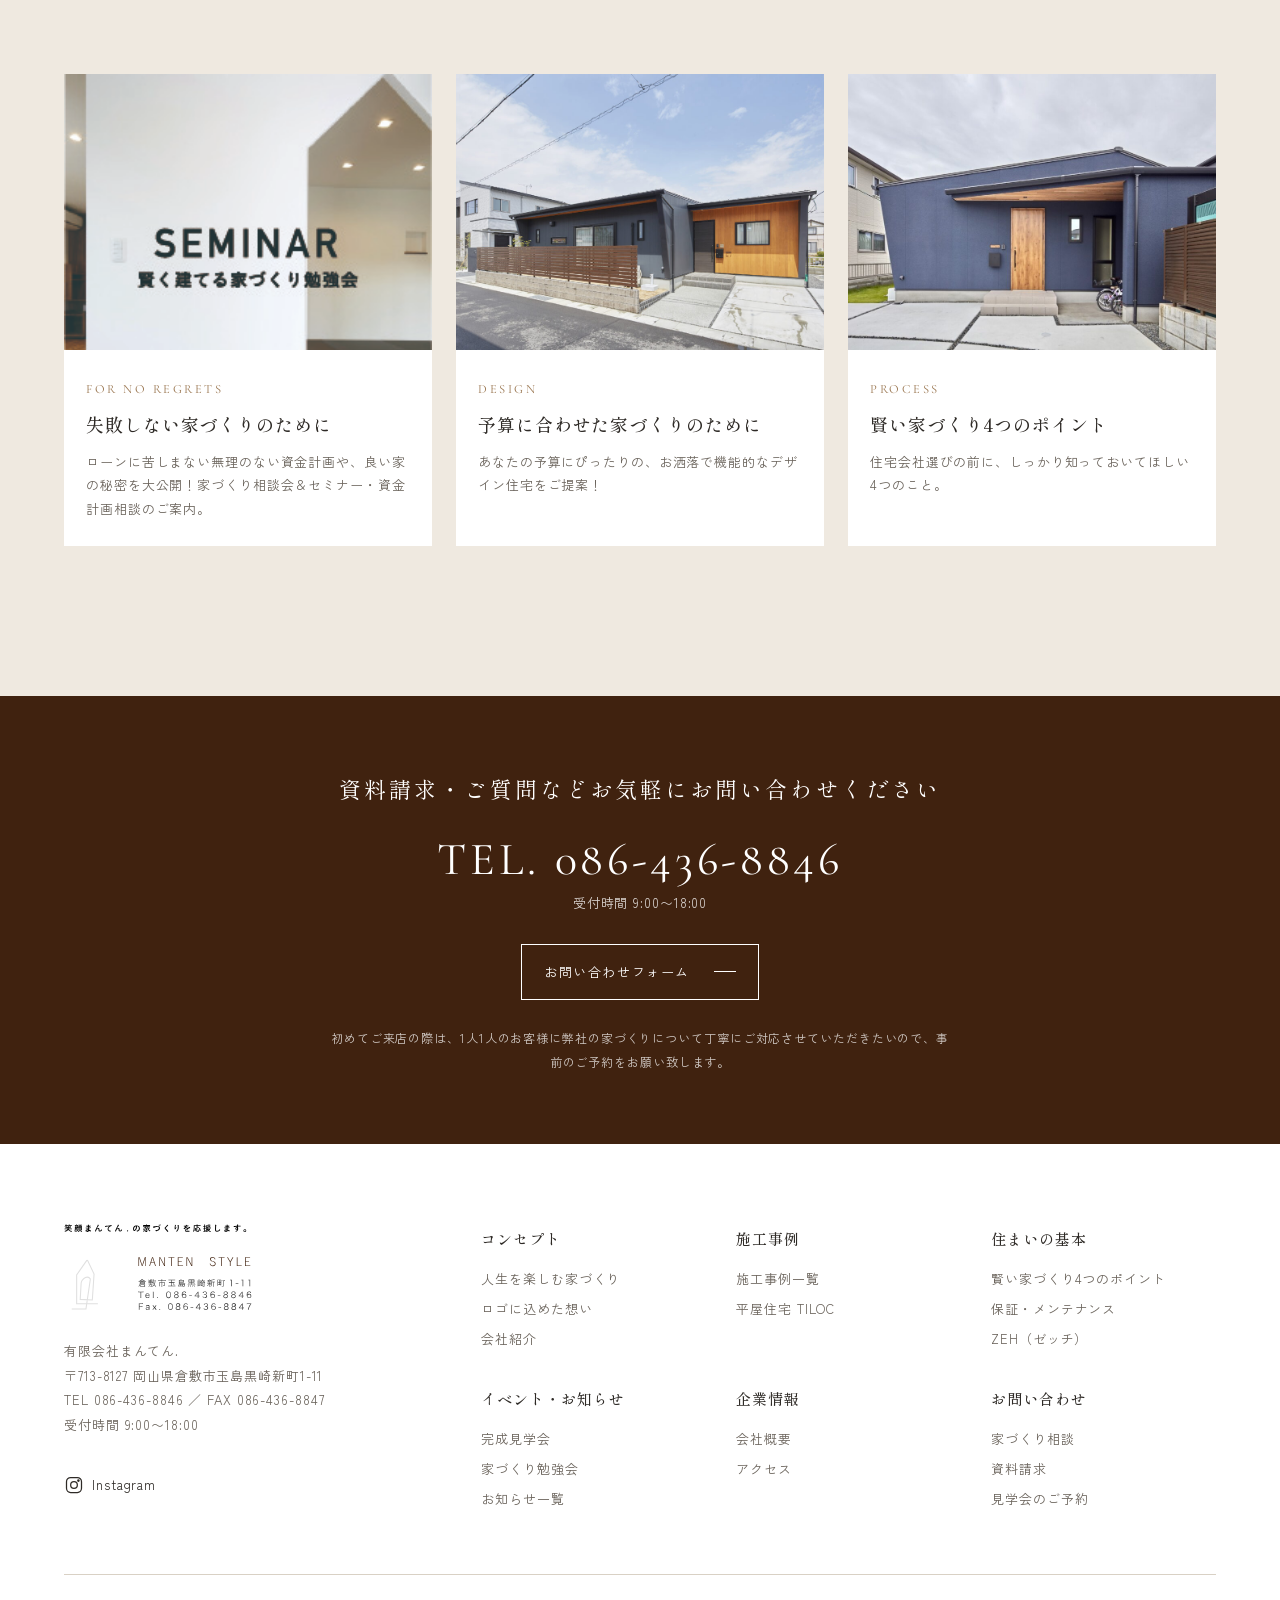
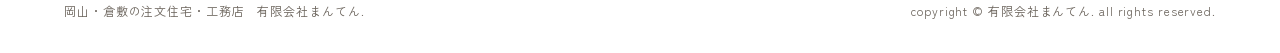
<file: concept.html>
<!DOCTYPE html>
<html lang="ja">
<head>
<meta charset="UTF-8">
<meta name="viewport" content="width=device-width, initial-scale=1">
<meta name="robots" content="noindex, nofollow">
<title>コンセプト｜有限会社まんてん.</title>
<meta name="description" content="人生を楽しむ家づくり。無理のない資金計画から始め、フルオーダーの注文住宅からコストパフォーマンスの高い規格住宅までデザインします。">
<link rel="icon" href="assets/img/logo.svg">
<link rel="preconnect" href="https://fonts.googleapis.com">
<link rel="preconnect" href="https://fonts.gstatic.com" crossorigin>
<link href="https://fonts.googleapis.com/css2?family=Cormorant+Garamond:wght@400;500&family=Shippori+Mincho:wght@400;500&family=Zen+Kaku+Gothic+New:wght@400;500&display=swap" rel="stylesheet">
<link rel="stylesheet" href="assets/css/style.css">
</head>
<body>
<div class="loader" aria-hidden="true"><img src="assets/img/logo.svg" alt=""></div>
<main>
  <div class="page-mv">
    <div class="page-mv__img"><img src="assets/img/hero1.jpg" alt="家族がくつろぐリビング"></div>
    <div class="wrap page-mv__head">
      <p class="en">CONCEPT</p>
      <h1>私たちの考え</h1>
      <p class="breadcrumb"><a href="index.html">トップ</a><span>›</span>コンセプト</p>
    </div>
  </div>

  <section class="section">
    <div class="wrap wrap--narrow essay">
      <h2 class="reveal">人生を楽しむ家づくり</h2>
      <div class="reveal">
        <p>マイホームを建てたいという夢を持ち、家づくりをしようと思ったら、最初にすべきことは、家を建てる夢を描くことではなく、新しい家に住んで楽しい生活を想像することです。</p>
        <p>家を建てた後の生活を描くと、ワクワクしませんか？<br>そんな素敵なあなたの夢を叶えたいと思いませんか？</p>
      </div>

      <figure class="full reveal"><img src="assets/img/works/w24.jpg" alt="勾配天井の開放的なリビング" loading="lazy"></figure>

      <h2 class="reveal">夢は見るだけじゃなく、叶えるもの。</h2>
      <div class="reveal">
        <p>その夢を叶えることができるのか知るために、まずは大切な資金計画から始めます。</p>
        <p>夢が膨らみすぎて、本来の予算以上の住宅を購入するケースがよくあります。「まんてん.」では、様々なパターンを想定したシミュレーションから<strong>「無理のない資金計画」</strong>をします。</p>
      </div>

      <figure class="full reveal"><img src="assets/img/works/w23.jpg" alt="中庭のある平屋" loading="lazy"></figure>

      <h2 class="reveal">お家がすべてにならない生活を。</h2>
      <div class="reveal">
        <p>お客様に「自分の生活にあった最適な家づくり」をしていただくために、フルオーダーの注文住宅から、コストパフォーマンスの高い規格住宅までデザインします。</p>
        <p>幸せになるために、お家がすべてにならない生活をしませんか。</p>
      </div>
    </div>
  </section>

  <section class="section section--alt">
    <div class="wrap">
      <div class="link-cards" style="grid-template-columns:repeat(auto-fit,minmax(260px,1fr))">
        <a class="link-card reveal" href="seminar.html">
          <div class="link-card__img"><img src="assets/img/content8_pc.jpg" alt="" loading="lazy" style="object-position:center 30%"></div>
          <div class="link-card__body"><small>FOR NO REGRETS</small><h3>失敗しない家づくりのために</h3><p>ローンに苦しまない無理のない資金計画や、良い家の秘密を大公開！家づくり相談会＆セミナー・資金計画相談のご案内。</p></div>
        </a>
        <a class="link-card reveal" href="tiloc.html">
          <div class="link-card__img"><img src="assets/img/works/w22.jpg" alt="" loading="lazy"></div>
          <div class="link-card__body"><small>DESIGN</small><h3>予算に合わせた家づくりのために</h3><p>あなたの予算にぴったりの、お洒落で機能的なデザイン住宅をご提案！</p></div>
        </a>
        <a class="link-card reveal" href="flow.html">
          <div class="link-card__img"><img src="assets/img/works/w20.jpg" alt="" loading="lazy"></div>
          <div class="link-card__body"><small>PROCESS</small><h3>賢い家づくり4つのポイント</h3><p>住宅会社選びの前に、しっかり知っておいてほしい4つのこと。</p></div>
        </a>
      </div>
    </div>
  </section>
</main>
<script src="assets/js/main.js"></script>
</body>
</html>
</file>
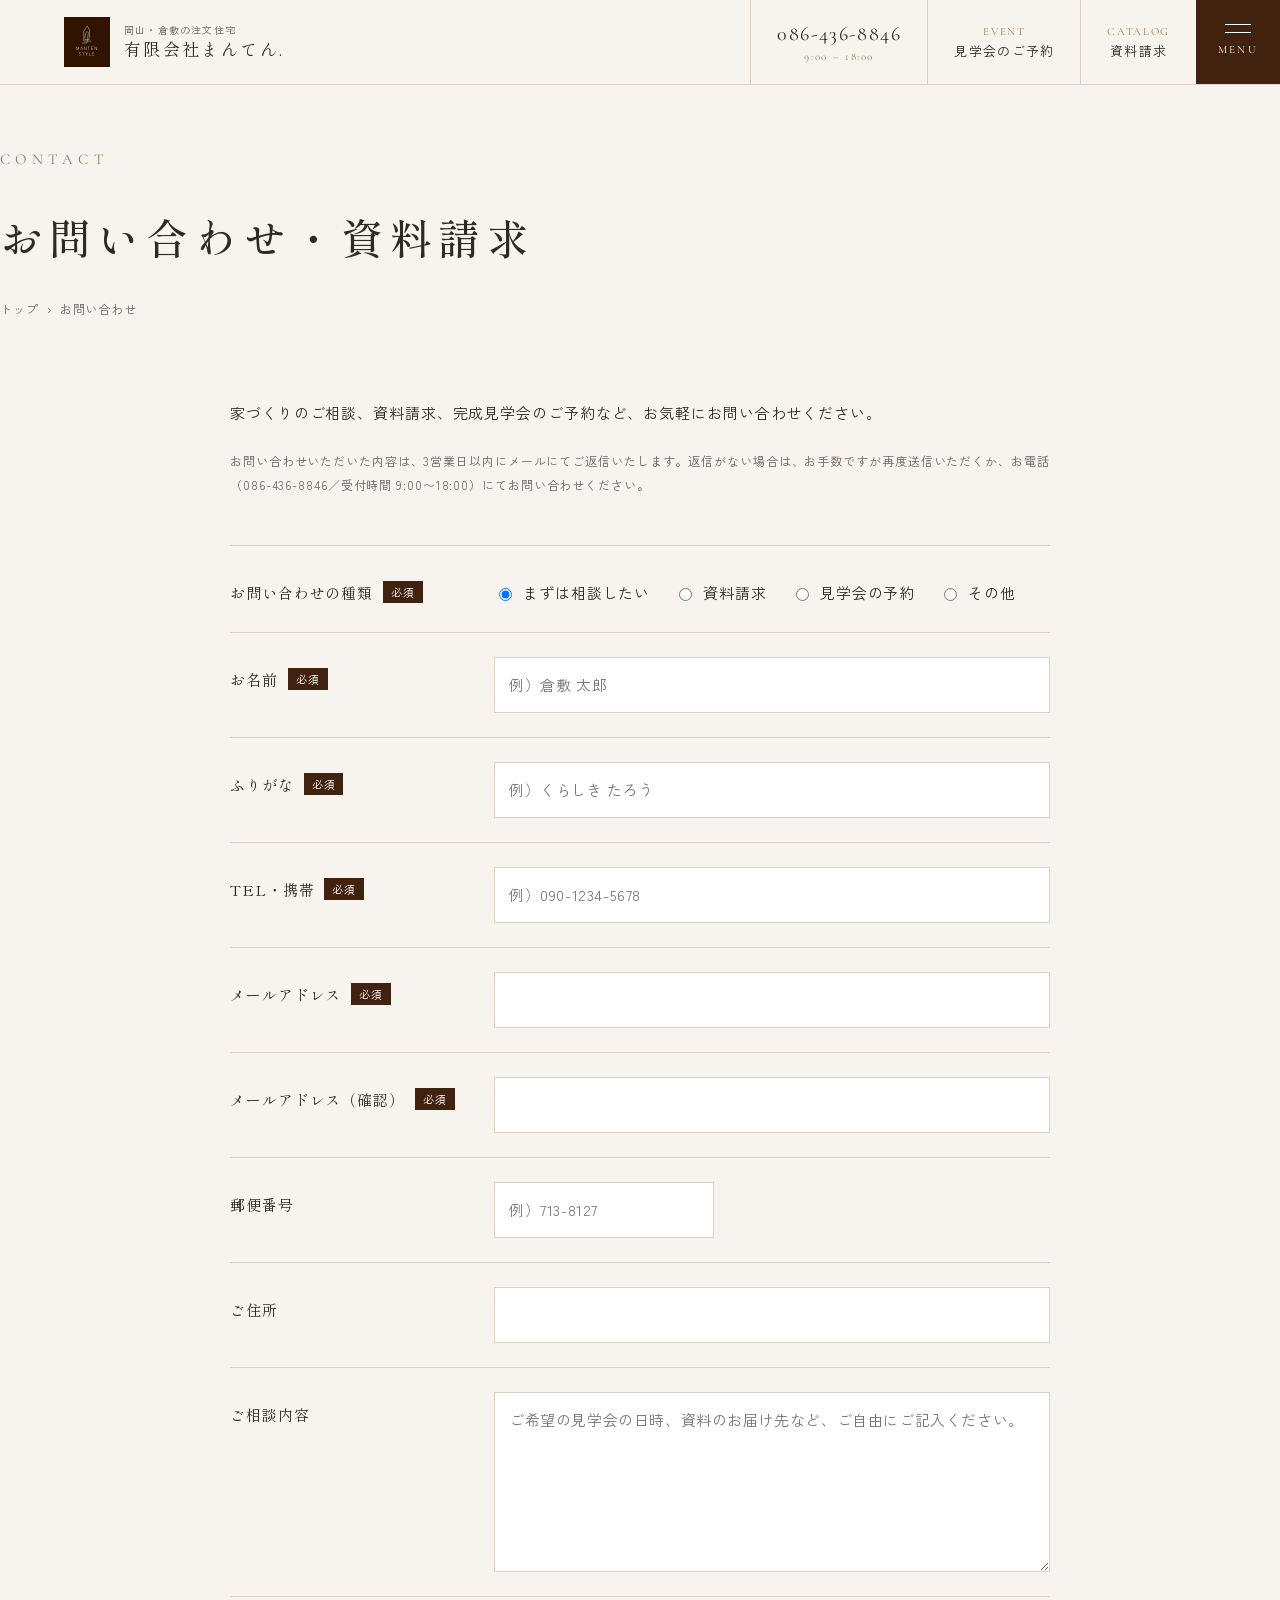
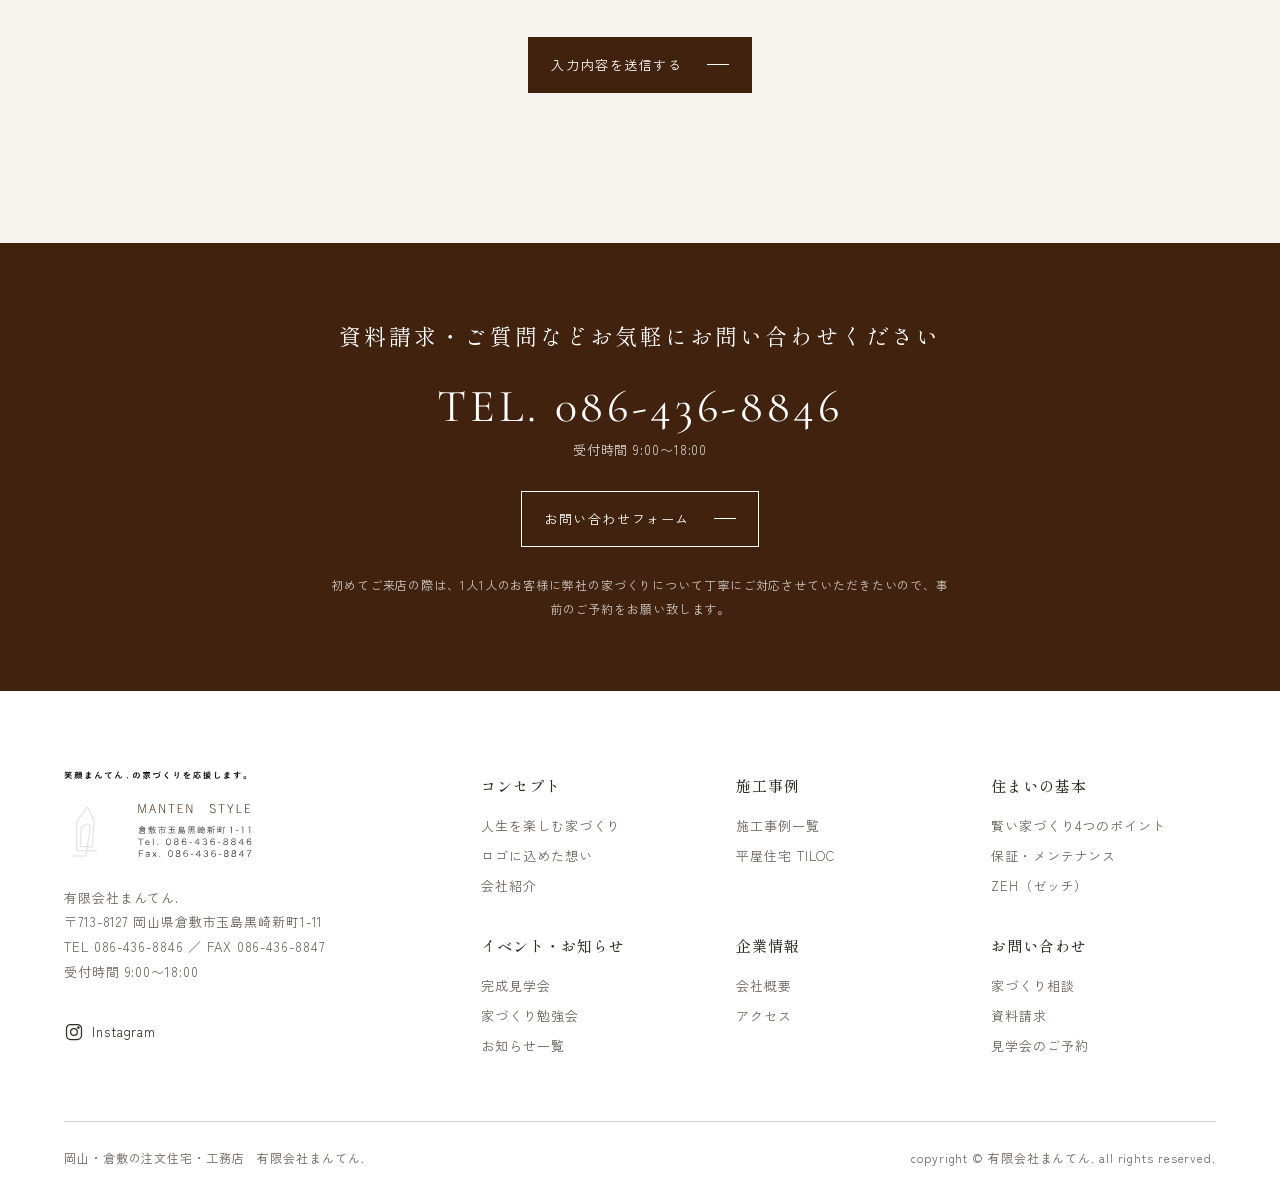
<file: contact.html>
<!DOCTYPE html>
<html lang="ja">
<head>
<meta charset="UTF-8">
<meta name="viewport" content="width=device-width, initial-scale=1">
<meta name="robots" content="noindex, nofollow">
<title>お問い合わせ・資料請求｜有限会社まんてん.</title>
<meta name="description" content="家づくりのご相談、資料請求、完成見学会のご予約はこちらから。TEL 086-436-8846（受付時間9:00〜18:00）">
<link rel="icon" href="assets/img/logo.svg">
<link rel="preconnect" href="https://fonts.googleapis.com">
<link rel="preconnect" href="https://fonts.gstatic.com" crossorigin>
<link href="https://fonts.googleapis.com/css2?family=Cormorant+Garamond:wght@400;500&family=Shippori+Mincho:wght@400;500&family=Zen+Kaku+Gothic+New:wght@400;500&display=swap" rel="stylesheet">
<link rel="stylesheet" href="assets/css/style.css">
</head>
<body>
<div class="loader" aria-hidden="true"><img src="assets/img/logo.svg" alt=""></div>
<main>
  <div class="page-mv">
    <div class="wrap page-mv__head">
      <p class="en">CONTACT</p>
      <h1>お問い合わせ・資料請求</h1>
      <p class="breadcrumb"><a href="index.html">トップ</a><span>›</span>お問い合わせ</p>
    </div>
  </div>

  <section class="section" style="padding-top:60px">
    <div class="wrap wrap--narrow">
      <div class="reveal">
        <p>家づくりのご相談、資料請求、完成見学会のご予約など、お気軽にお問い合わせください。</p>
        <p class="small muted">お問い合わせいただいた内容は、3営業日以内にメールにてご返信いたします。返信がない場合は、お手数ですが再度送信いただくか、お電話（<a href="tel:0864368846">086-436-8846</a>／受付時間 9:00〜18:00）にてお問い合わせください。</p>
      </div>

      <form class="form mt-m reveal" id="contactForm" novalidate>
        <div class="form__row">
          <span class="label">お問い合わせの種類<span class="req">必須</span></span>
          <div class="radios">
            <label><input type="radio" name="type" value="まずは相談したい" required checked>まずは相談したい</label>
            <label><input type="radio" name="type" value="資料請求">資料請求</label>
            <label><input type="radio" name="type" value="見学会の予約">見学会の予約</label>
            <label><input type="radio" name="type" value="その他">その他</label>
          </div>
        </div>
        <div class="form__row"><label for="f-name">お名前<span class="req">必須</span></label><input type="text" id="f-name" name="name" required autocomplete="name" placeholder="例）倉敷 太郎"></div>
        <div class="form__row"><label for="f-kana">ふりがな<span class="req">必須</span></label><input type="text" id="f-kana" name="kana" required placeholder="例）くらしき たろう"></div>
        <div class="form__row"><label for="f-tel">TEL・携帯<span class="req">必須</span></label><input type="tel" id="f-tel" name="tel" required autocomplete="tel" placeholder="例）090-1234-5678"></div>
        <div class="form__row"><label for="f-email">メールアドレス<span class="req">必須</span></label><input type="email" id="f-email" name="email" required autocomplete="email"></div>
        <div class="form__row"><label for="f-email2">メールアドレス（確認）<span class="req">必須</span></label><input type="email" id="f-email2" name="email2" required autocomplete="off"></div>
        <div class="form__row"><label for="f-zip">郵便番号</label><input type="text" id="f-zip" name="zip" autocomplete="postal-code" placeholder="例）713-8127" style="max-width:220px"></div>
        <div class="form__row"><label for="f-addr">ご住所</label><input type="text" id="f-addr" name="address" autocomplete="street-address"></div>
        <div class="form__row"><label for="f-msg">ご相談内容</label><textarea id="f-msg" name="message" placeholder="ご希望の見学会の日時、資料のお届け先など、ご自由にご記入ください。"></textarea></div>
        <div class="form__submit"><button type="submit" class="btn btn--fill">入力内容を送信する</button></div>
      </form>
      <div class="form__msg" id="formMsg">お問い合わせありがとうございます。<br>3営業日以内に担当者よりご連絡いたします。</div>
    </div>
  </section>
</main>
<script src="assets/js/main.js"></script>
</body>
</html>
</file>
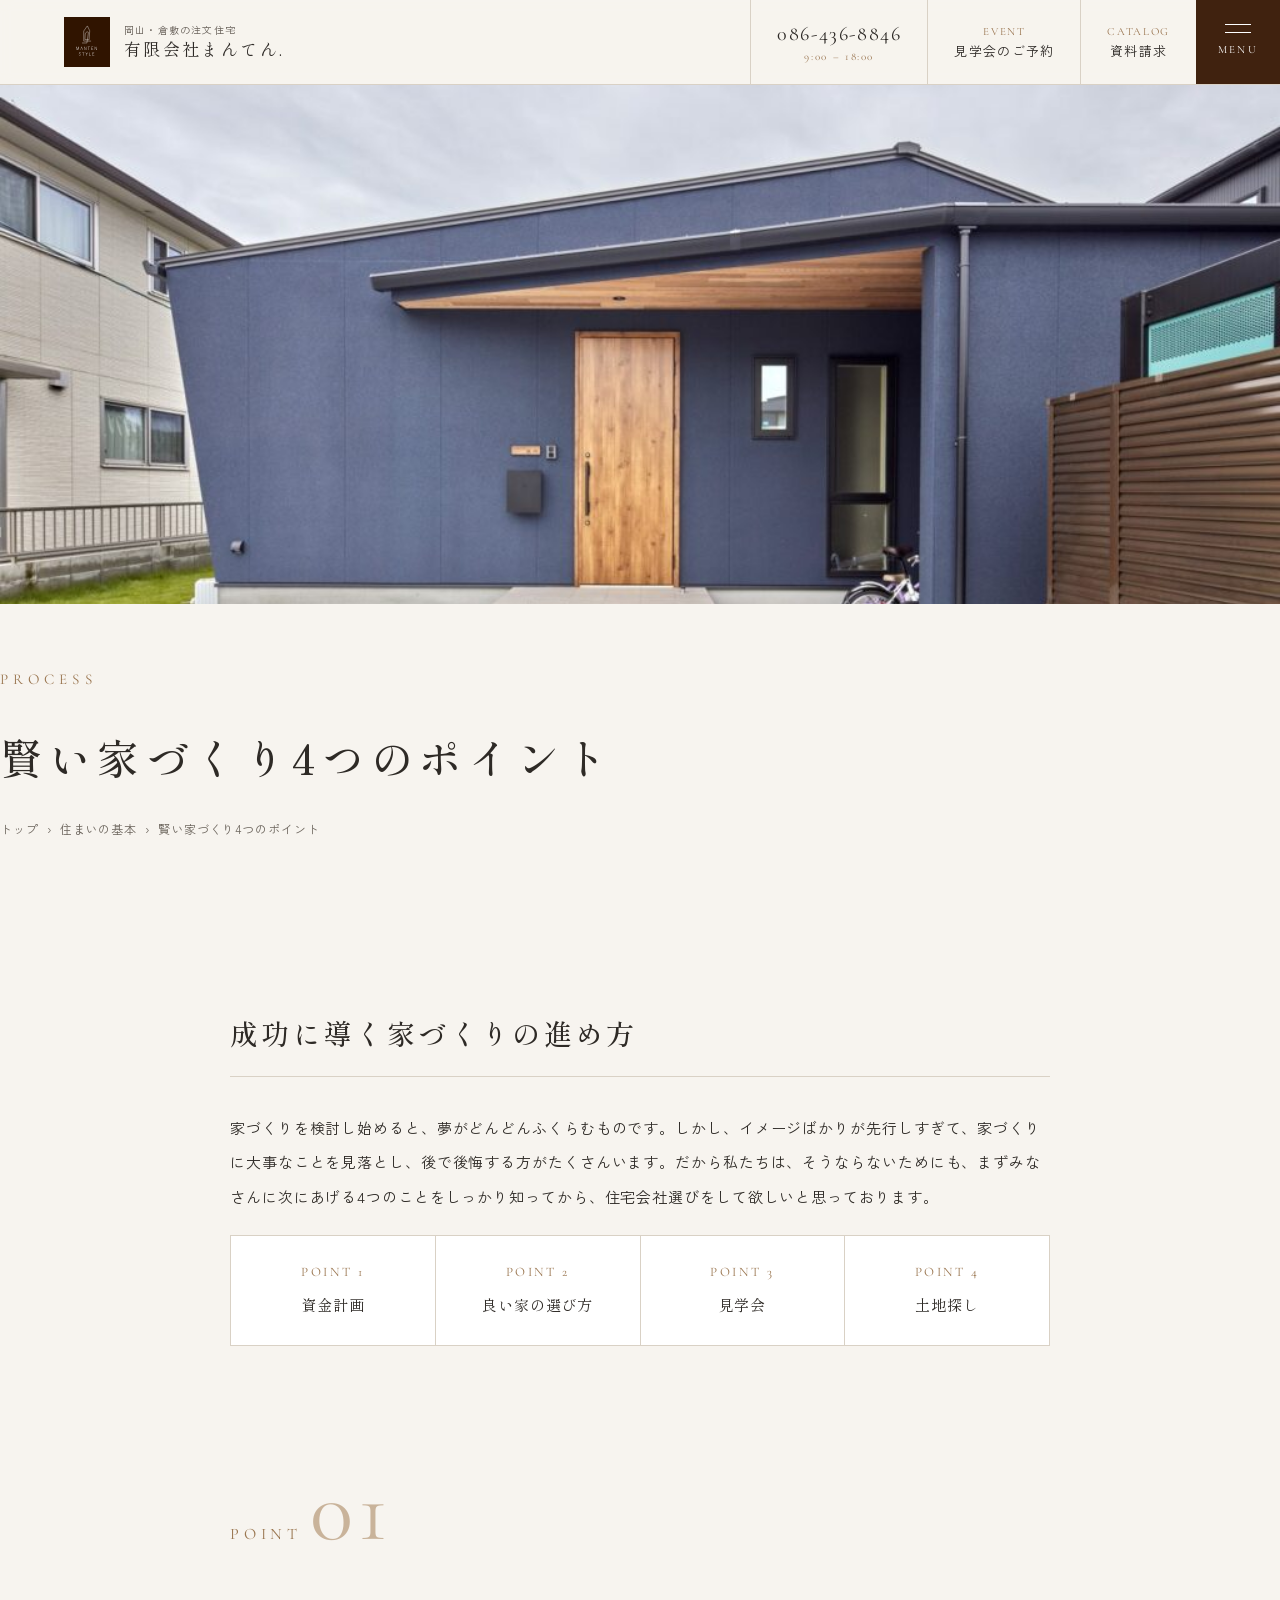
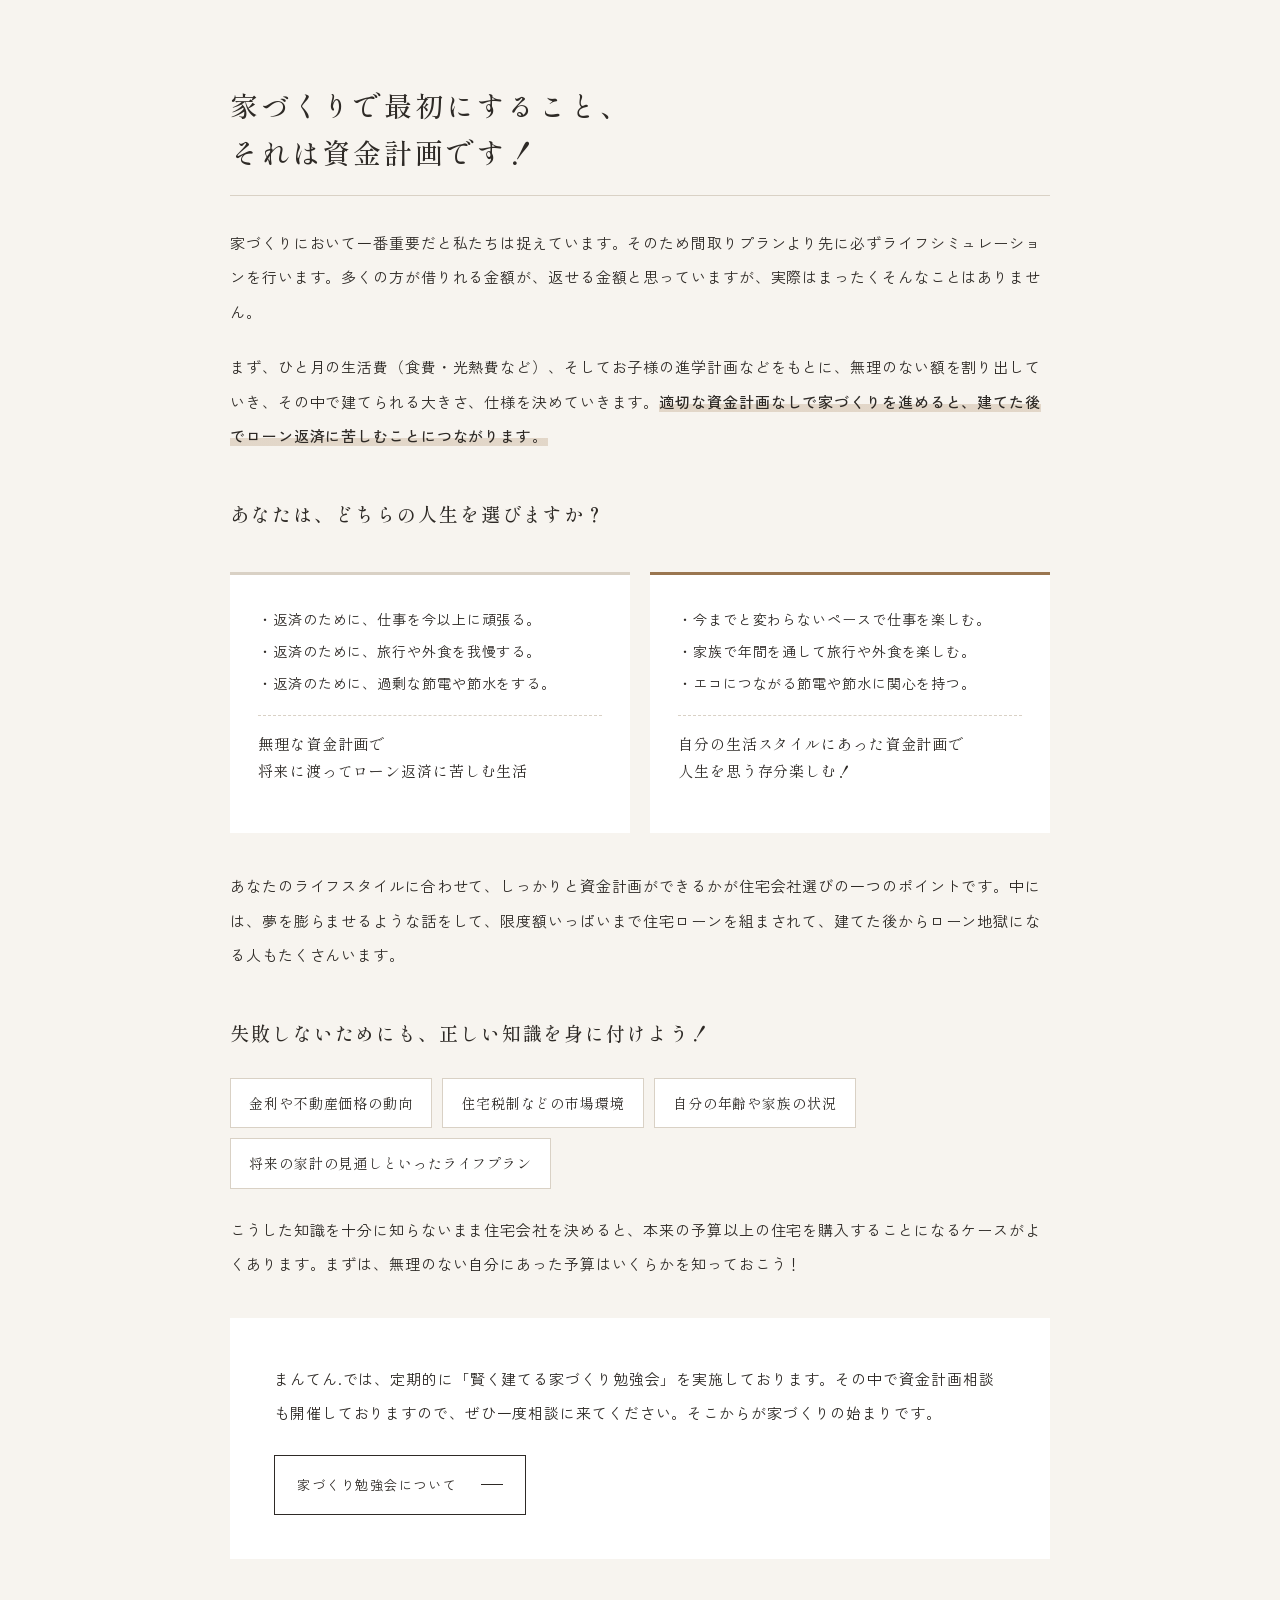
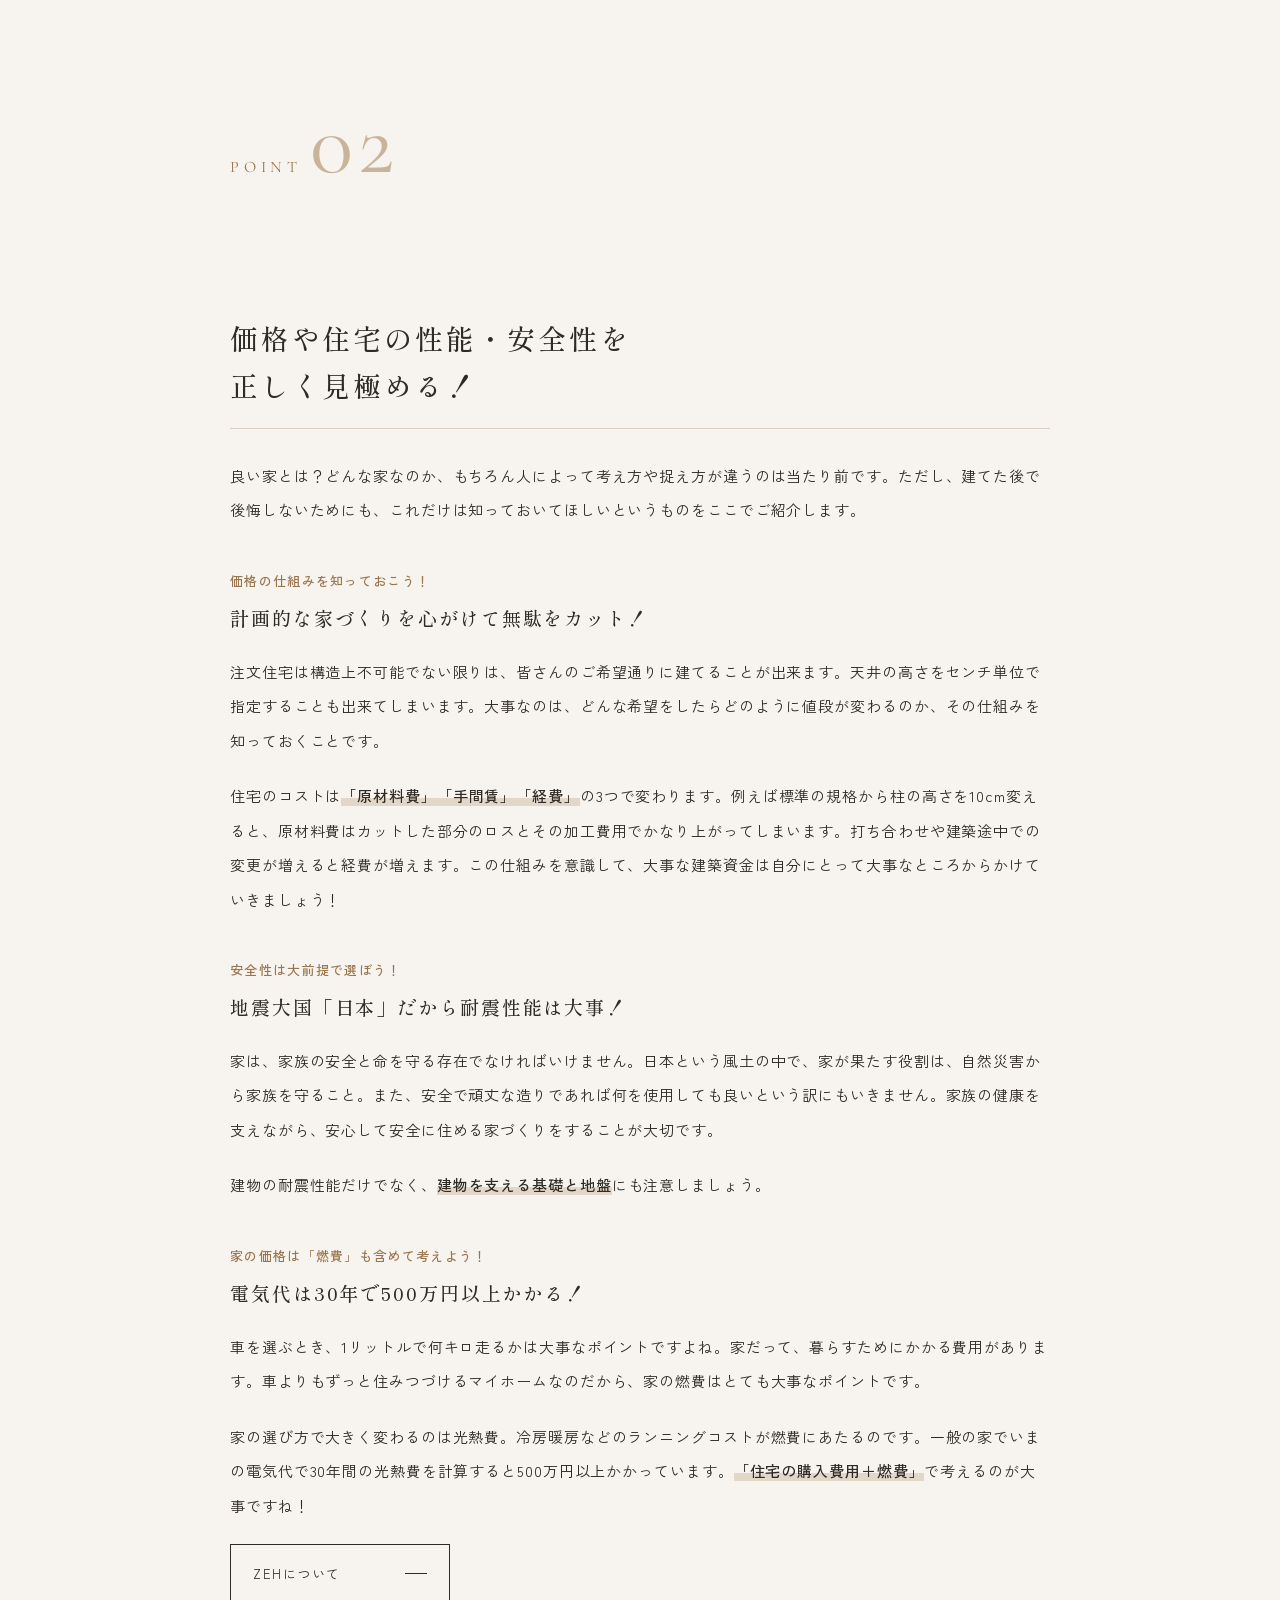
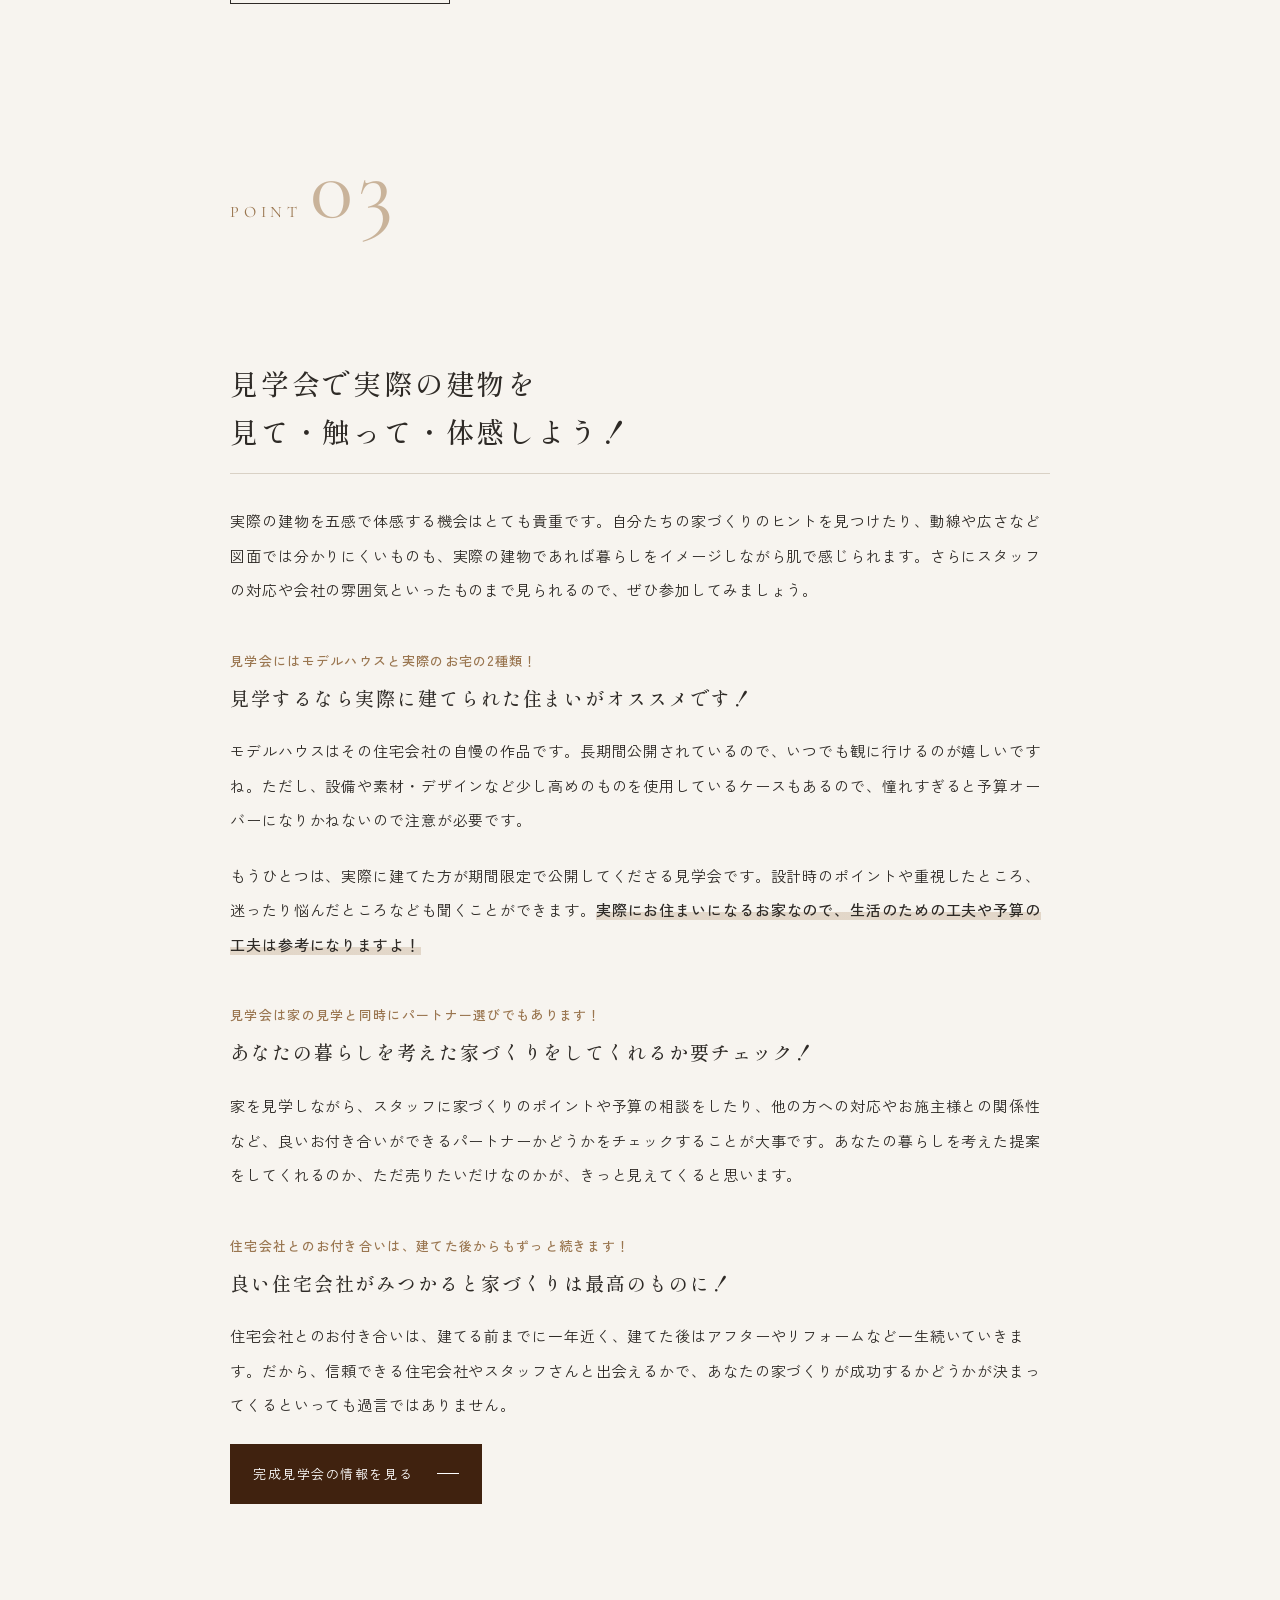
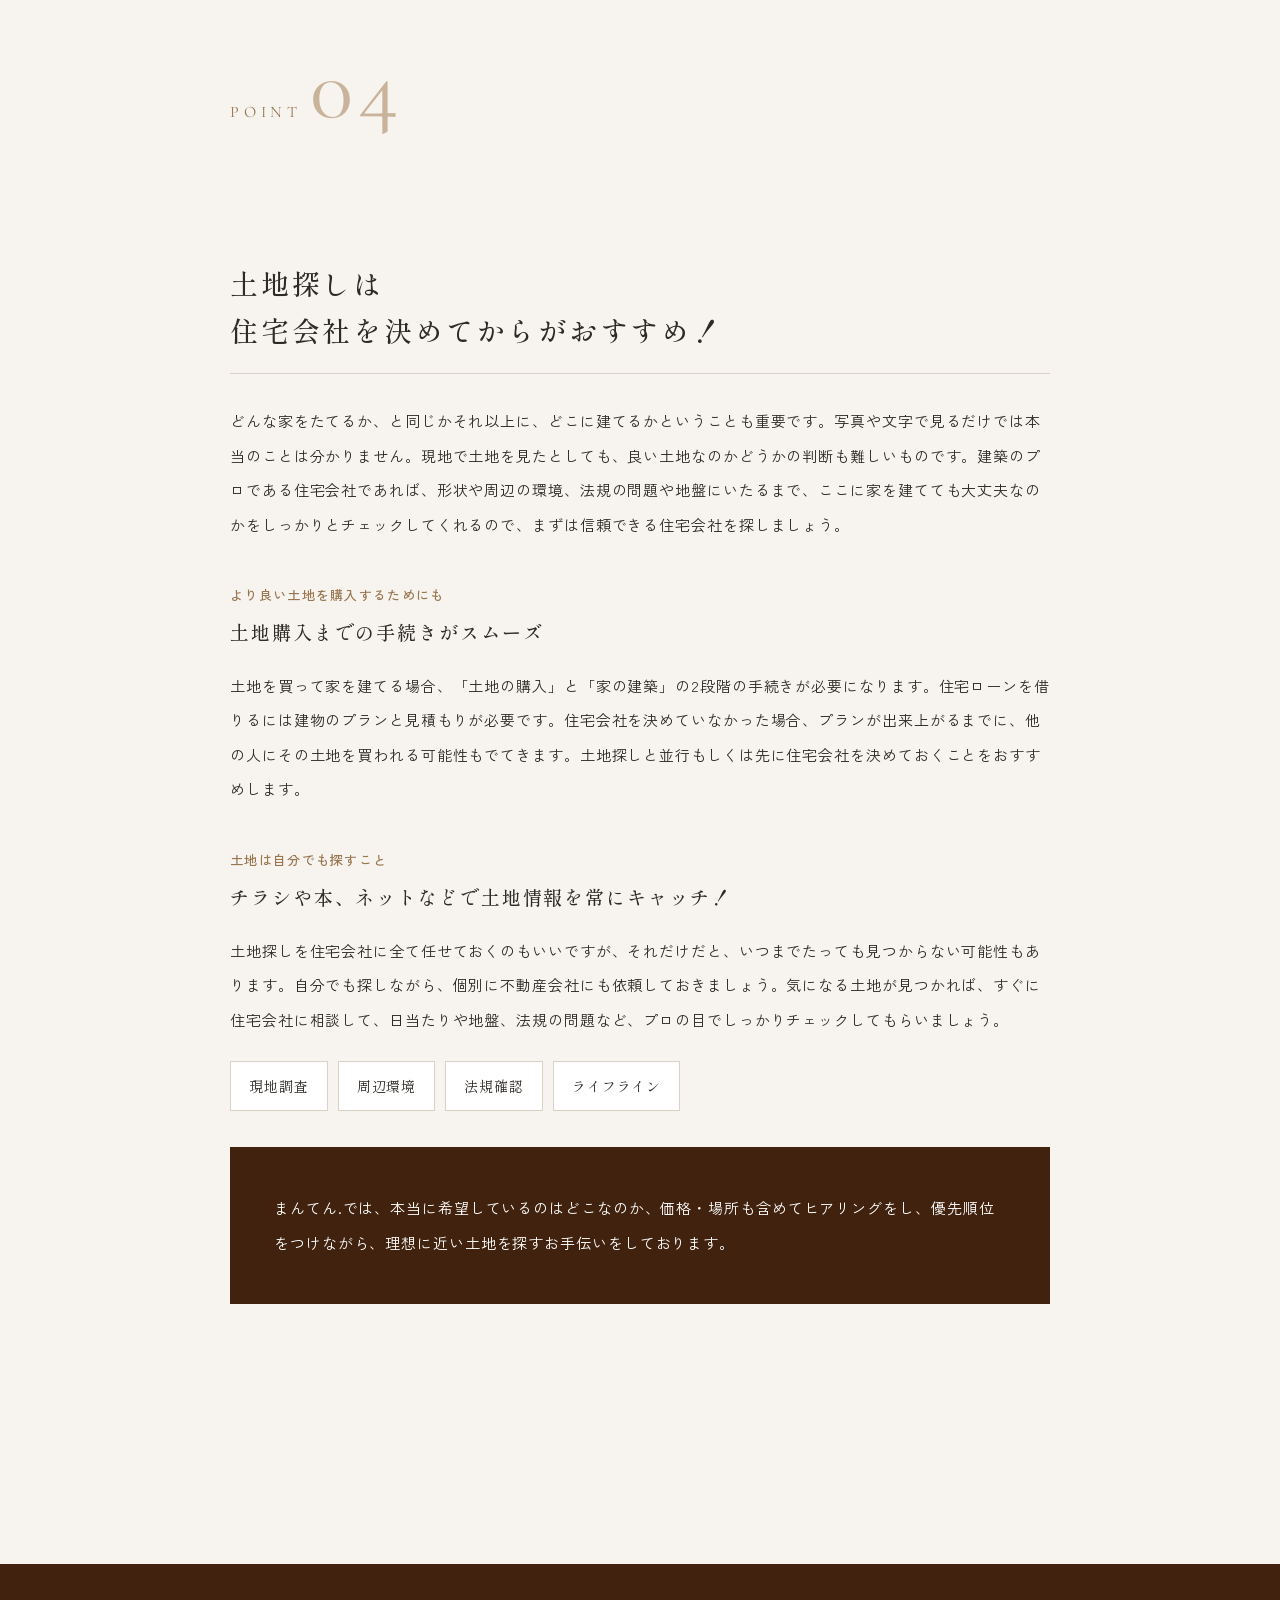
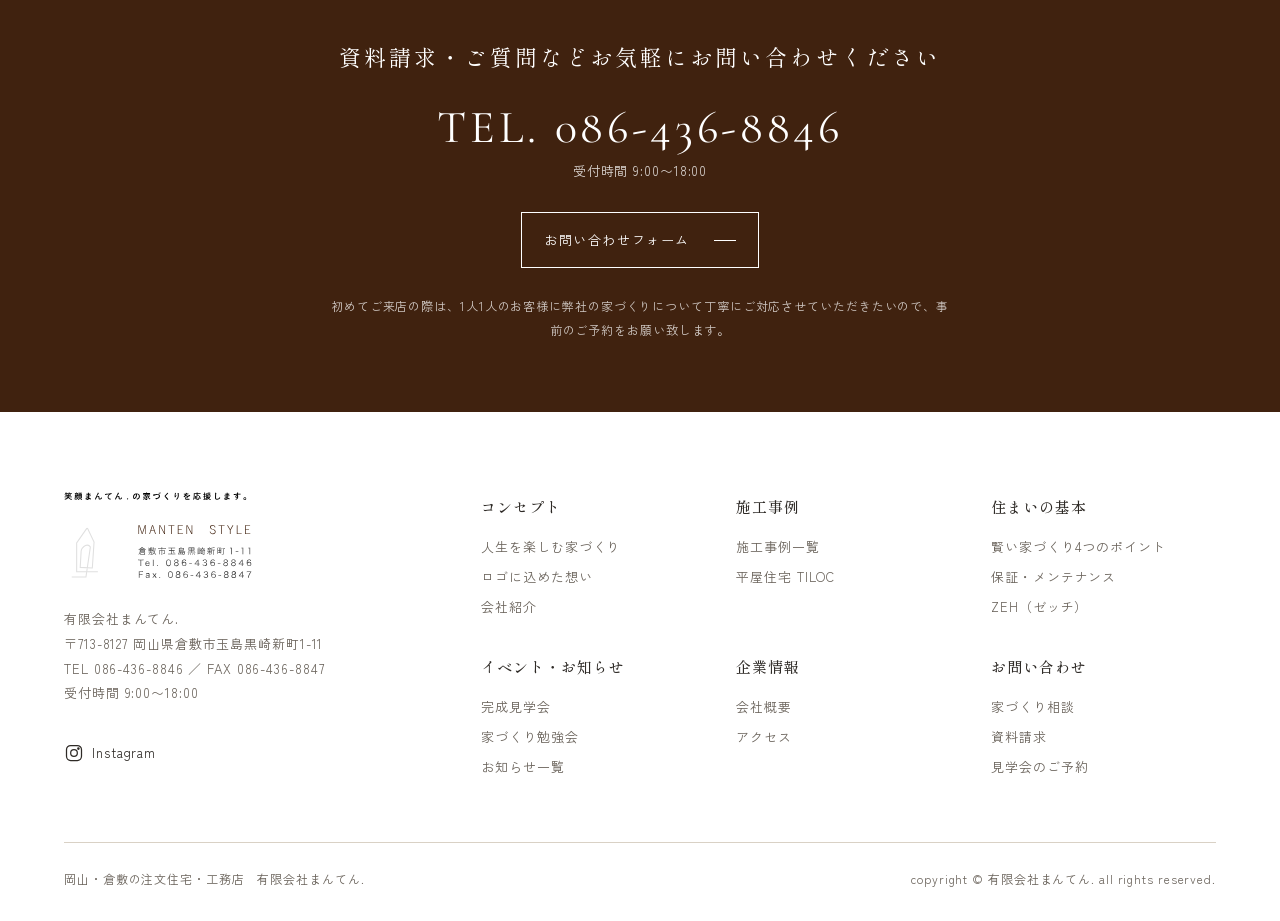
<file: flow.html>
<!DOCTYPE html>
<html lang="ja">
<head>
<meta charset="UTF-8">
<meta name="viewport" content="width=device-width, initial-scale=1">
<meta name="robots" content="noindex, nofollow">
<title>賢い家づくり4つのポイント｜有限会社まんてん.</title>
<meta name="description" content="資金計画・良い家の選び方・見学会・土地探し。住宅会社選びの前に知っておいてほしい、成功に導く家づくりの進め方。">
<link rel="icon" href="assets/img/logo.svg">
<link rel="preconnect" href="https://fonts.googleapis.com">
<link rel="preconnect" href="https://fonts.gstatic.com" crossorigin>
<link href="https://fonts.googleapis.com/css2?family=Cormorant+Garamond:wght@400;500&family=Shippori+Mincho:wght@400;500&family=Zen+Kaku+Gothic+New:wght@400;500&display=swap" rel="stylesheet">
<link rel="stylesheet" href="assets/css/style.css">
</head>
<body>
<div class="loader" aria-hidden="true"><img src="assets/img/logo.svg" alt=""></div>
<main>
  <div class="page-mv">
    <div class="page-mv__img"><img src="assets/img/works/w20.jpg" alt="すっきり暮らせるミニマリストのおうち"></div>
    <div class="wrap page-mv__head">
      <p class="en">PROCESS</p>
      <h1>賢い家づくり4つのポイント</h1>
      <p class="breadcrumb"><a href="index.html">トップ</a><span>›</span>住まいの基本<span>›</span>賢い家づくり4つのポイント</p>
    </div>
  </div>

  <section class="section">
    <div class="wrap wrap--narrow essay">
      <h2 class="reveal">成功に導く家づくりの進め方</h2>
      <p class="reveal">家づくりを検討し始めると、夢がどんどんふくらむものです。しかし、イメージばかりが先行しすぎて、家づくりに大事なことを見落とし、後で後悔する方がたくさんいます。だから私たちは、そうならないためにも、まずみなさんに次にあげる4つのことをしっかり知ってから、住宅会社選びをして欲しいと思っております。</p>

      <nav class="points-nav reveal" aria-label="4つのポイント">
        <a href="#point1"><small>POINT 1</small>資金計画</a>
        <a href="#point2"><small>POINT 2</small>良い家の選び方</a>
        <a href="#point3"><small>POINT 3</small>見学会</a>
        <a href="#point4"><small>POINT 4</small>土地探し</a>
      </nav>

      <!-- POINT 1 -->
      <section class="point" id="point1">
        <p class="point__no reveal"><small>POINT</small>01</p>
        <h2 class="reveal">家づくりで最初にすること、<br>それは資金計画です！</h2>
        <div class="reveal">
          <p>家づくりにおいて一番重要だと私たちは捉えています。そのため間取りプランより先に必ずライフシミュレーションを行います。多くの方が借りれる金額が、返せる金額と思っていますが、実際はまったくそんなことはありません。</p>
          <p>まず、ひと月の生活費（食費・光熱費など）、そしてお子様の進学計画などをもとに、無理のない額を割り出していき、その中で建てられる大きさ、仕様を決めていきます。<strong>適切な資金計画なしで家づくりを進めると、建てた後でローン返済に苦しむことにつながります。</strong></p>
        </div>
        <h3 class="reveal">あなたは、どちらの人生を選びますか？</h3>
        <div class="compare reveal">
          <div>
            <ul><li>返済のために、仕事を今以上に頑張る。</li><li>返済のために、旅行や外食を我慢する。</li><li>返済のために、過剰な節電や節水をする。</li></ul>
            <p class="result">無理な資金計画で<br>将来に渡ってローン返済に苦しむ生活</p>
          </div>
          <div class="good">
            <ul><li>今までと変わらないペースで仕事を楽しむ。</li><li>家族で年間を通して旅行や外食を楽しむ。</li><li>エコにつながる節電や節水に関心を持つ。</li></ul>
            <p class="result">自分の生活スタイルにあった資金計画で<br>人生を思う存分楽しむ！</p>
          </div>
        </div>
        <div class="reveal">
          <p>あなたのライフスタイルに合わせて、しっかりと資金計画ができるかが住宅会社選びの一つのポイントです。中には、夢を膨らませるような話をして、限度額いっぱいまで住宅ローンを組まされて、建てた後からローン地獄になる人もたくさんいます。</p>
          <h3>失敗しないためにも、正しい知識を身に付けよう！</h3>
          <div class="chips"><span>金利や不動産価格の動向</span><span>住宅税制などの市場環境</span><span>自分の年齢や家族の状況</span><span>将来の家計の見通しといったライフプラン</span></div>
          <p>こうした知識を十分に知らないまま住宅会社を決めると、本来の予算以上の住宅を購入することになるケースがよくあります。まずは、無理のない自分にあった予算はいくらかを知っておこう！</p>
          <div class="box">
            <p style="margin:0">まんてん.では、定期的に「賢く建てる家づくり勉強会」を実施しております。その中で資金計画相談も開催しておりますので、ぜひ一度相談に来てください。そこからが家づくりの始まりです。</p>
            <a class="btn mt-s" href="seminar.html">家づくり勉強会について</a>
          </div>
        </div>
      </section>

      <!-- POINT 2 -->
      <section class="point" id="point2">
        <p class="point__no reveal"><small>POINT</small>02</p>
        <h2 class="reveal">価格や住宅の性能・安全性を<br>正しく見極める！</h2>
        <p class="reveal">良い家とは？どんな家なのか、もちろん人によって考え方や捉え方が違うのは当たり前です。ただし、建てた後で後悔しないためにも、これだけは知っておいてほしいというものをここでご紹介します。</p>
        <div class="reveal">
          <h3><small>価格の仕組みを知っておこう！</small>計画的な家づくりを心がけて無駄をカット！</h3>
          <p>注文住宅は構造上不可能でない限りは、皆さんのご希望通りに建てることが出来ます。天井の高さをセンチ単位で指定することも出来てしまいます。大事なのは、どんな希望をしたらどのように値段が変わるのか、その仕組みを知っておくことです。</p>
          <p>住宅のコストは<strong>「原材料費」「手間賃」「経費」</strong>の3つで変わります。例えば標準の規格から柱の高さを10cm変えると、原材料費はカットした部分のロスとその加工費用でかなり上がってしまいます。打ち合わせや建築途中での変更が増えると経費が増えます。この仕組みを意識して、大事な建築資金は自分にとって大事なところからかけていきましょう！</p>
        </div>
        <div class="reveal">
          <h3><small>安全性は大前提で選ぼう！</small>地震大国「日本」だから耐震性能は大事！</h3>
          <p>家は、家族の安全と命を守る存在でなければいけません。日本という風土の中で、家が果たす役割は、自然災害から家族を守ること。また、安全で頑丈な造りであれば何を使用しても良いという訳にもいきません。家族の健康を支えながら、安心して安全に住める家づくりをすることが大切です。</p>
          <p>建物の耐震性能だけでなく、<strong>建物を支える基礎と地盤</strong>にも注意しましょう。</p>
        </div>
        <div class="reveal">
          <h3><small>家の価格は「燃費」も含めて考えよう！</small>電気代は30年で500万円以上かかる！</h3>
          <p>車を選ぶとき、1リットルで何キロ走るかは大事なポイントですよね。家だって、暮らすためにかかる費用があります。車よりもずっと住みつづけるマイホームなのだから、家の燃費はとても大事なポイントです。</p>
          <p>家の選び方で大きく変わるのは光熱費。冷房暖房などのランニングコストが燃費にあたるのです。一般の家でいまの電気代で30年間の光熱費を計算すると500万円以上かかっています。<strong>「住宅の購入費用＋燃費」</strong>で考えるのが大事ですね！</p>
          <a class="btn" href="support.html#zeh">ZEHについて</a>
        </div>
      </section>

      <!-- POINT 3 -->
      <section class="point" id="point3">
        <p class="point__no reveal"><small>POINT</small>03</p>
        <h2 class="reveal">見学会で実際の建物を<br>見て・触って・体感しよう！</h2>
        <p class="reveal">実際の建物を五感で体感する機会はとても貴重です。自分たちの家づくりのヒントを見つけたり、動線や広さなど図面では分かりにくいものも、実際の建物であれば暮らしをイメージしながら肌で感じられます。さらにスタッフの対応や会社の雰囲気といったものまで見られるので、ぜひ参加してみましょう。</p>
        <div class="reveal">
          <h3><small>見学会にはモデルハウスと実際のお宅の2種類！</small>見学するなら実際に建てられた住まいがオススメです！</h3>
          <p>モデルハウスはその住宅会社の自慢の作品です。長期間公開されているので、いつでも観に行けるのが嬉しいですね。ただし、設備や素材・デザインなど少し高めのものを使用しているケースもあるので、憧れすぎると予算オーバーになりかねないので注意が必要です。</p>
          <p>もうひとつは、実際に建てた方が期間限定で公開してくださる見学会です。設計時のポイントや重視したところ、迷ったり悩んだところなども聞くことができます。<strong>実際にお住まいになるお家なので、生活のための工夫や予算の工夫は参考になりますよ！</strong></p>
        </div>
        <div class="reveal">
          <h3><small>見学会は家の見学と同時にパートナー選びでもあります！</small>あなたの暮らしを考えた家づくりをしてくれるか要チェック！</h3>
          <p>家を見学しながら、スタッフに家づくりのポイントや予算の相談をしたり、他の方への対応やお施主様との関係性など、良いお付き合いができるパートナーかどうかをチェックすることが大事です。あなたの暮らしを考えた提案をしてくれるのか、ただ売りたいだけなのかが、きっと見えてくると思います。</p>
          <h3><small>住宅会社とのお付き合いは、建てた後からもずっと続きます！</small>良い住宅会社がみつかると家づくりは最高のものに！</h3>
          <p>住宅会社とのお付き合いは、建てる前までに一年近く、建てた後はアフターやリフォームなど一生続いていきます。だから、信頼できる住宅会社やスタッフさんと出会えるかで、あなたの家づくりが成功するかどうかが決まってくるといっても過言ではありません。</p>
          <a class="btn btn--fill" href="news.html#event">完成見学会の情報を見る</a>
        </div>
      </section>

      <!-- POINT 4 -->
      <section class="point" id="point4">
        <p class="point__no reveal"><small>POINT</small>04</p>
        <h2 class="reveal">土地探しは<br>住宅会社を決めてからがおすすめ！</h2>
        <p class="reveal">どんな家をたてるか、と同じかそれ以上に、どこに建てるかということも重要です。写真や文字で見るだけでは本当のことは分かりません。現地で土地を見たとしても、良い土地なのかどうかの判断も難しいものです。建築のプロである住宅会社であれば、形状や周辺の環境、法規の問題や地盤にいたるまで、ここに家を建てても大丈夫なのかをしっかりとチェックしてくれるので、まずは信頼できる住宅会社を探しましょう。</p>
        <div class="reveal">
          <h3><small>より良い土地を購入するためにも</small>土地購入までの手続きがスムーズ</h3>
          <p>土地を買って家を建てる場合、「土地の購入」と「家の建築」の2段階の手続きが必要になります。住宅ローンを借りるには建物のプランと見積もりが必要です。住宅会社を決めていなかった場合、プランが出来上がるまでに、他の人にその土地を買われる可能性もでてきます。土地探しと並行もしくは先に住宅会社を決めておくことをおすすめします。</p>
          <h3><small>土地は自分でも探すこと</small>チラシや本、ネットなどで土地情報を常にキャッチ！</h3>
          <p>土地探しを住宅会社に全て任せておくのもいいですが、それだけだと、いつまでたっても見つからない可能性もあります。自分でも探しながら、個別に不動産会社にも依頼しておきましょう。気になる土地が見つかれば、すぐに住宅会社に相談して、日当たりや地盤、法規の問題など、プロの目でしっかりチェックしてもらいましょう。</p>
          <div class="chips"><span>現地調査</span><span>周辺環境</span><span>法規確認</span><span>ライフライン</span></div>
          <div class="box box--brand">
            <p style="margin:0">まんてん.では、本当に希望しているのはどこなのか、価格・場所も含めてヒアリングをし、優先順位をつけながら、理想に近い土地を探すお手伝いをしております。</p>
          </div>
        </div>
      </section>
    </div>
  </section>
</main>
<script src="assets/js/main.js"></script>
</body>
</html>
</file>
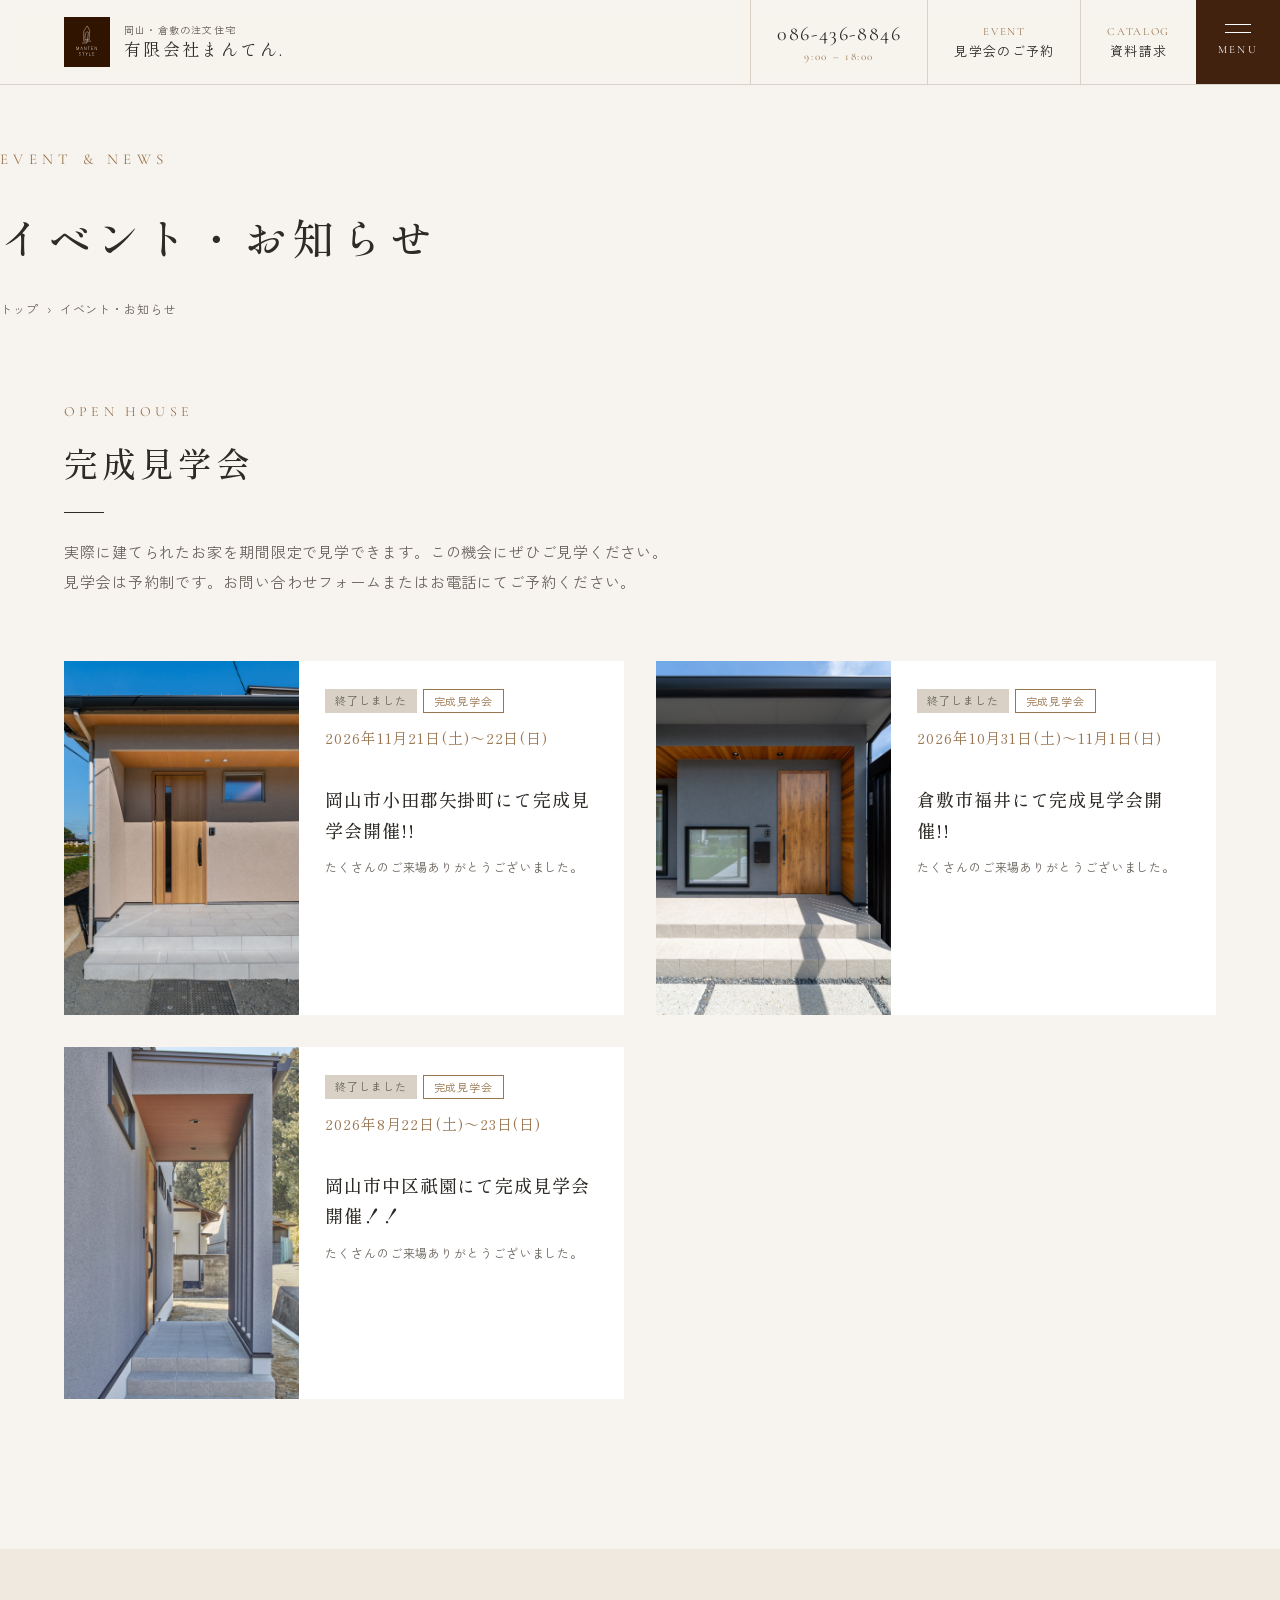
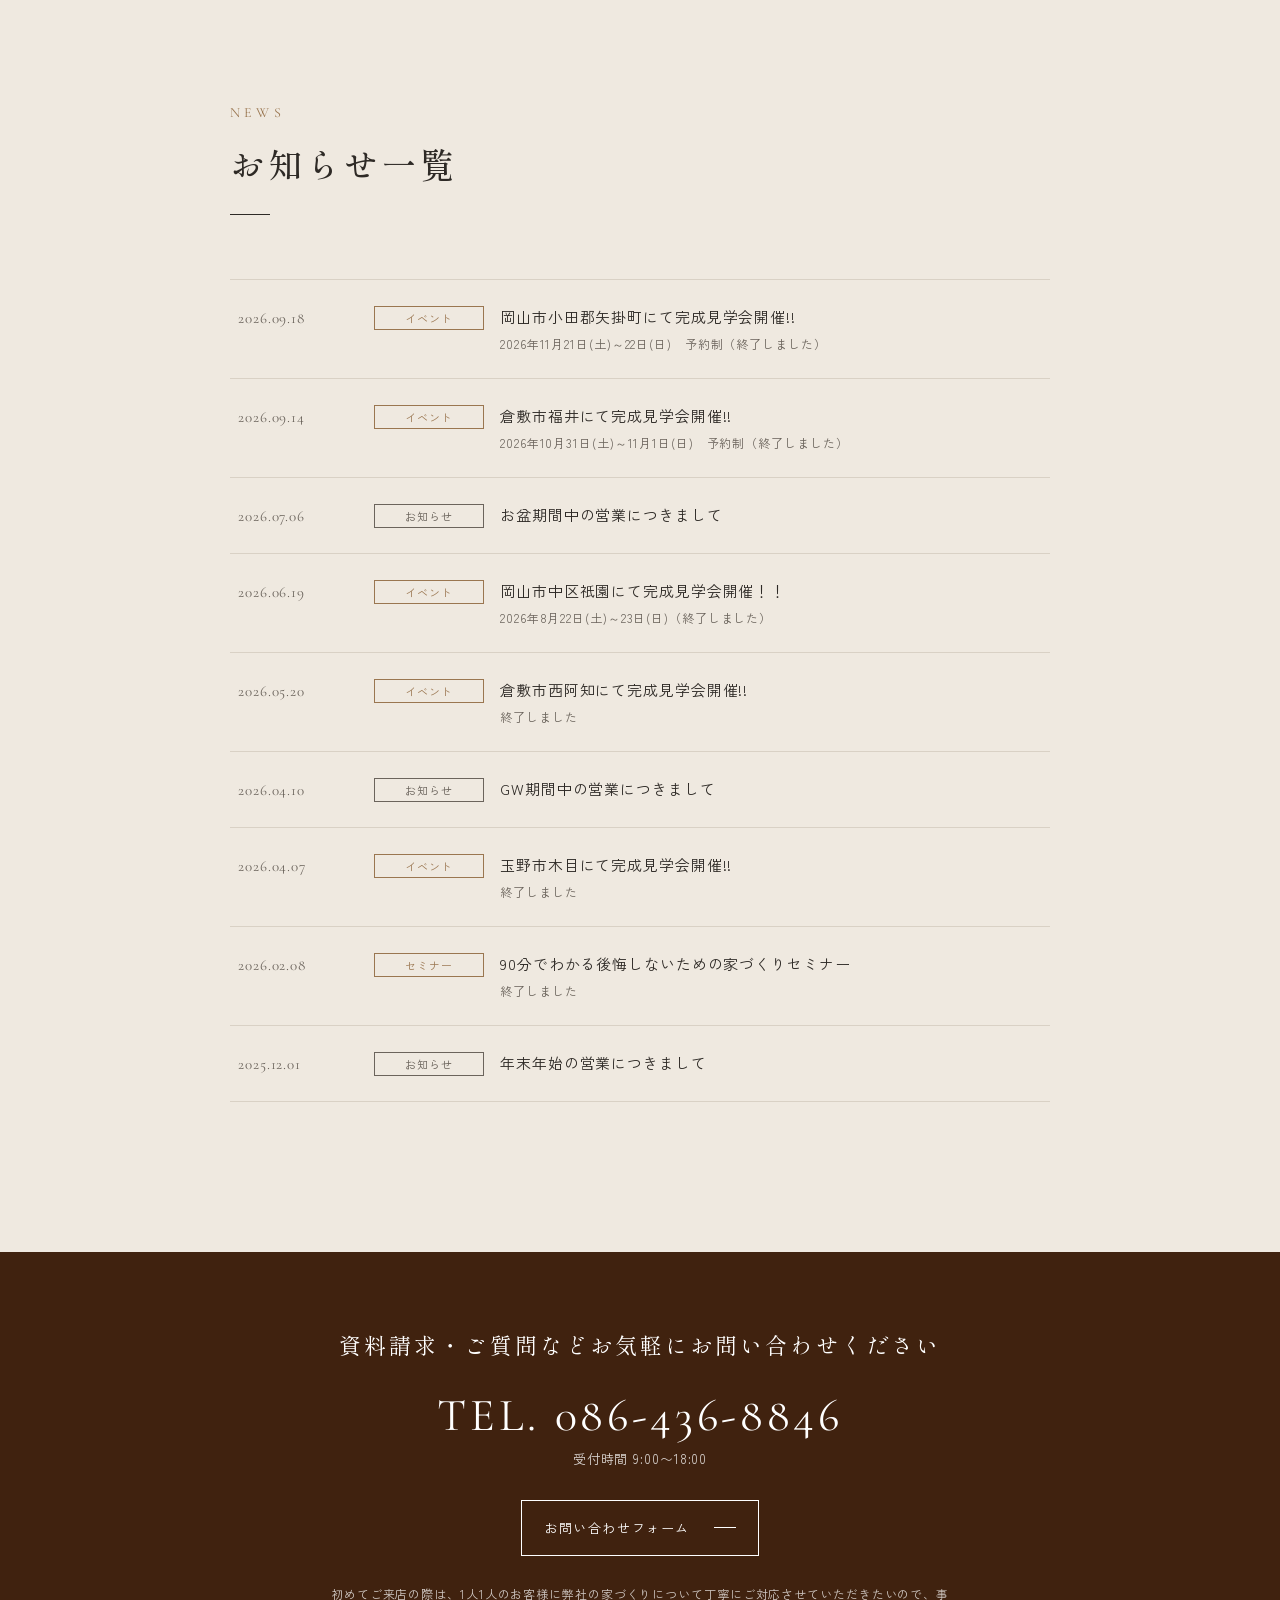
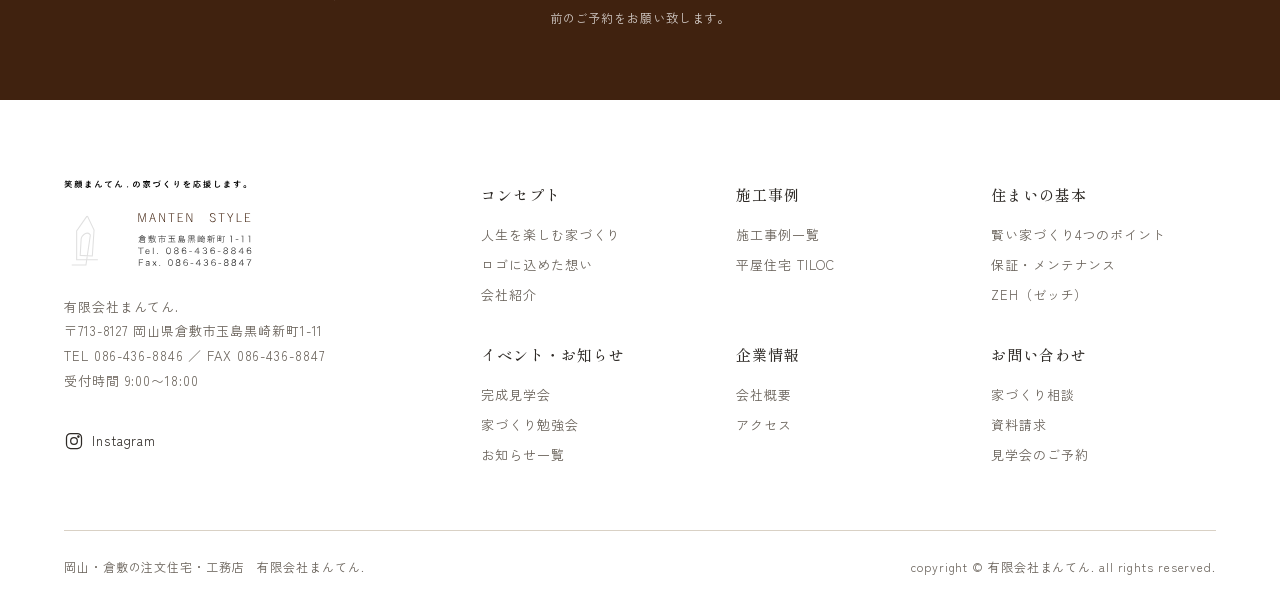
<file: news.html>
<!DOCTYPE html>
<html lang="ja">
<head>
<meta charset="UTF-8">
<meta name="viewport" content="width=device-width, initial-scale=1">
<meta name="robots" content="noindex, nofollow">
<title>イベント・お知らせ｜有限会社まんてん.</title>
<meta name="description" content="まんてん.の完成見学会・家づくりセミナーなどのイベント情報と、営業日のお知らせ。">
<link rel="icon" href="assets/img/logo.svg">
<link rel="preconnect" href="https://fonts.googleapis.com">
<link rel="preconnect" href="https://fonts.gstatic.com" crossorigin>
<link href="https://fonts.googleapis.com/css2?family=Cormorant+Garamond:wght@400;500&family=Shippori+Mincho:wght@400;500&family=Zen+Kaku+Gothic+New:wght@400;500&display=swap" rel="stylesheet">
<link rel="stylesheet" href="assets/css/style.css">
</head>
<body>
<div class="loader" aria-hidden="true"><img src="assets/img/logo.svg" alt=""></div>
<main>
  <div class="page-mv">
    <div class="wrap page-mv__head">
      <p class="en">EVENT &amp; NEWS</p>
      <h1>イベント・お知らせ</h1>
      <p class="breadcrumb"><a href="index.html">トップ</a><span>›</span>イベント・お知らせ</p>
    </div>
  </div>

  <section class="section" id="event" style="padding-top:60px;scroll-margin-top:var(--header-h)">
    <div class="wrap">
      <div class="sec-head reveal">
        <span class="sec-head__en">OPEN HOUSE</span>
        <h2 class="sec-head__ja">完成見学会</h2>
        <p class="sec-head__lead">実際に建てられたお家を期間限定で見学できます。この機会にぜひご見学ください。<br>見学会は予約制です。お問い合わせフォームまたはお電話にてご予約ください。</p>
      </div>
      <div class="event-grid" id="eventGrid"></div>
    </div>
  </section>

  <section class="section section--alt">
    <div class="wrap wrap--narrow">
      <div class="sec-head reveal">
        <span class="sec-head__en">NEWS</span>
        <h2 class="sec-head__ja">お知らせ一覧</h2>
      </div>
      <ul class="news-list reveal" id="newsList"></ul>
    </div>
  </section>
</main>
<script src="assets/js/main.js"></script>
</body>
</html>
</file>
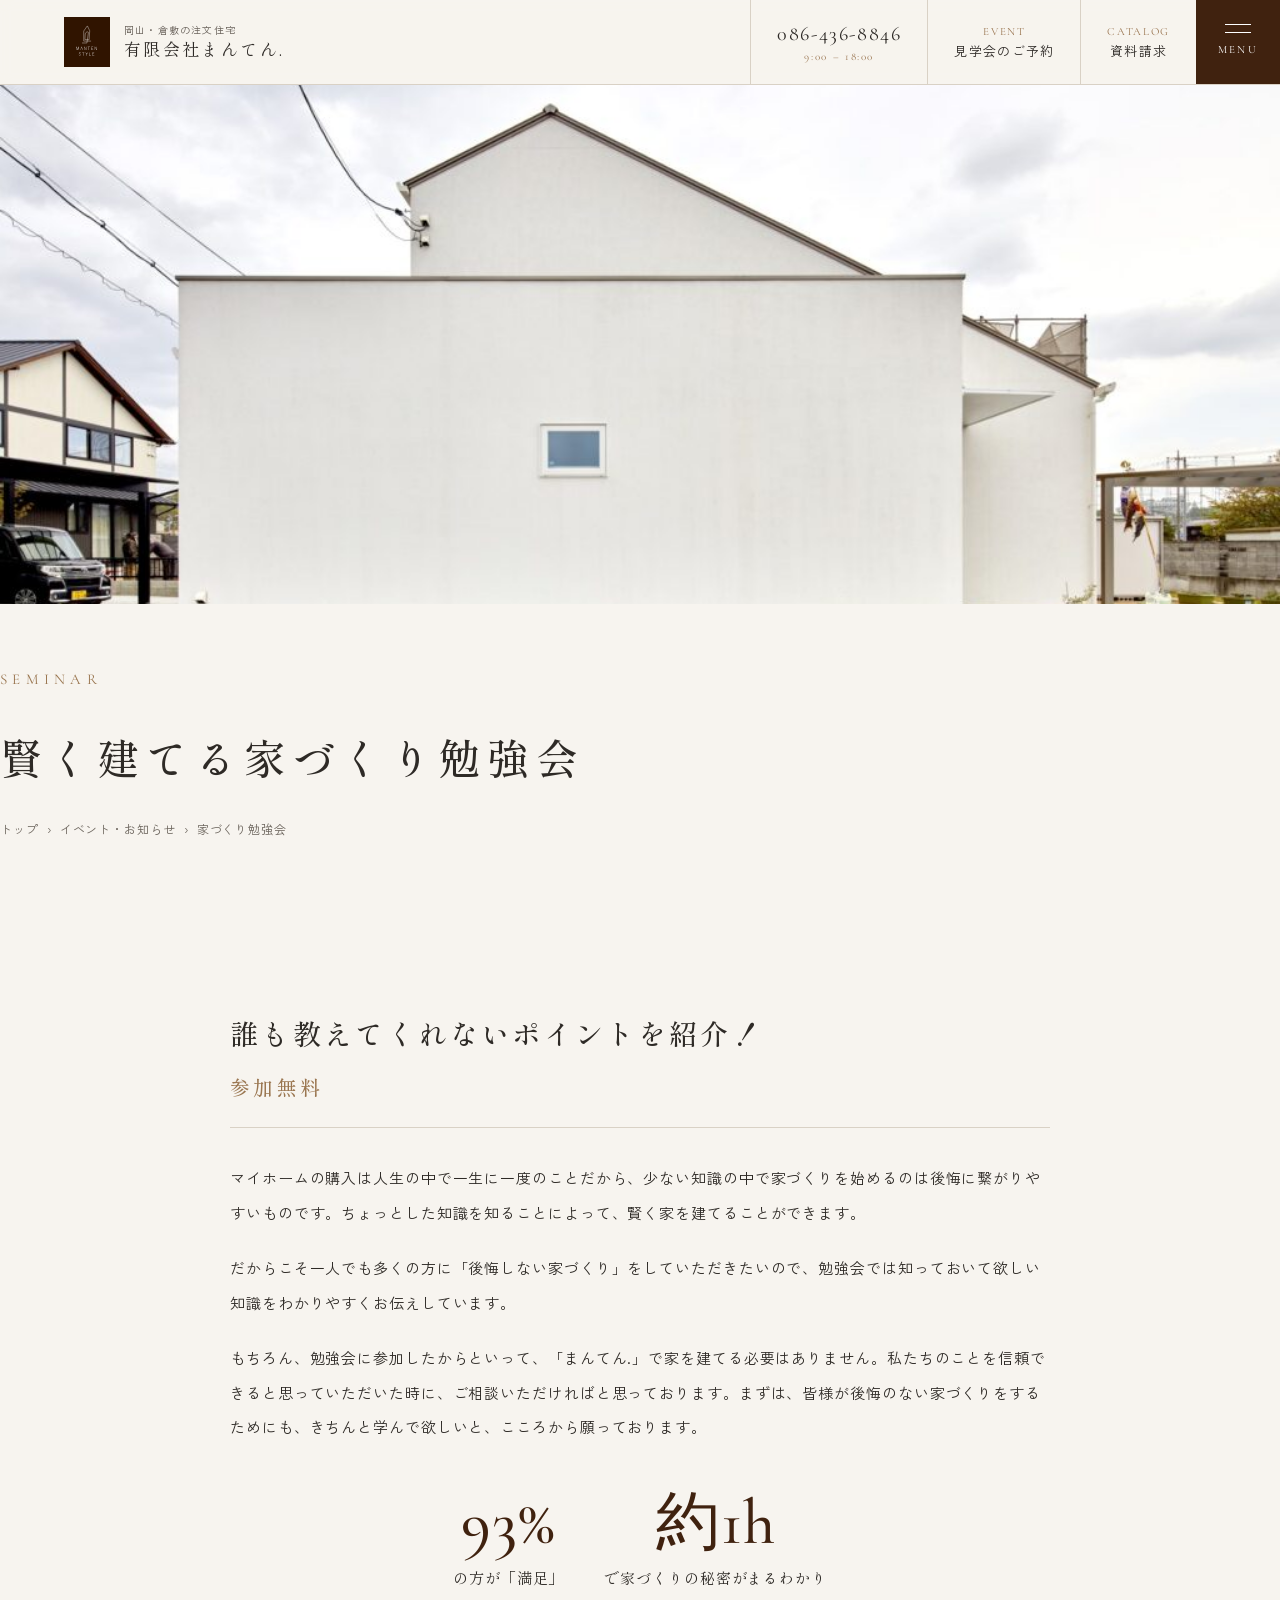
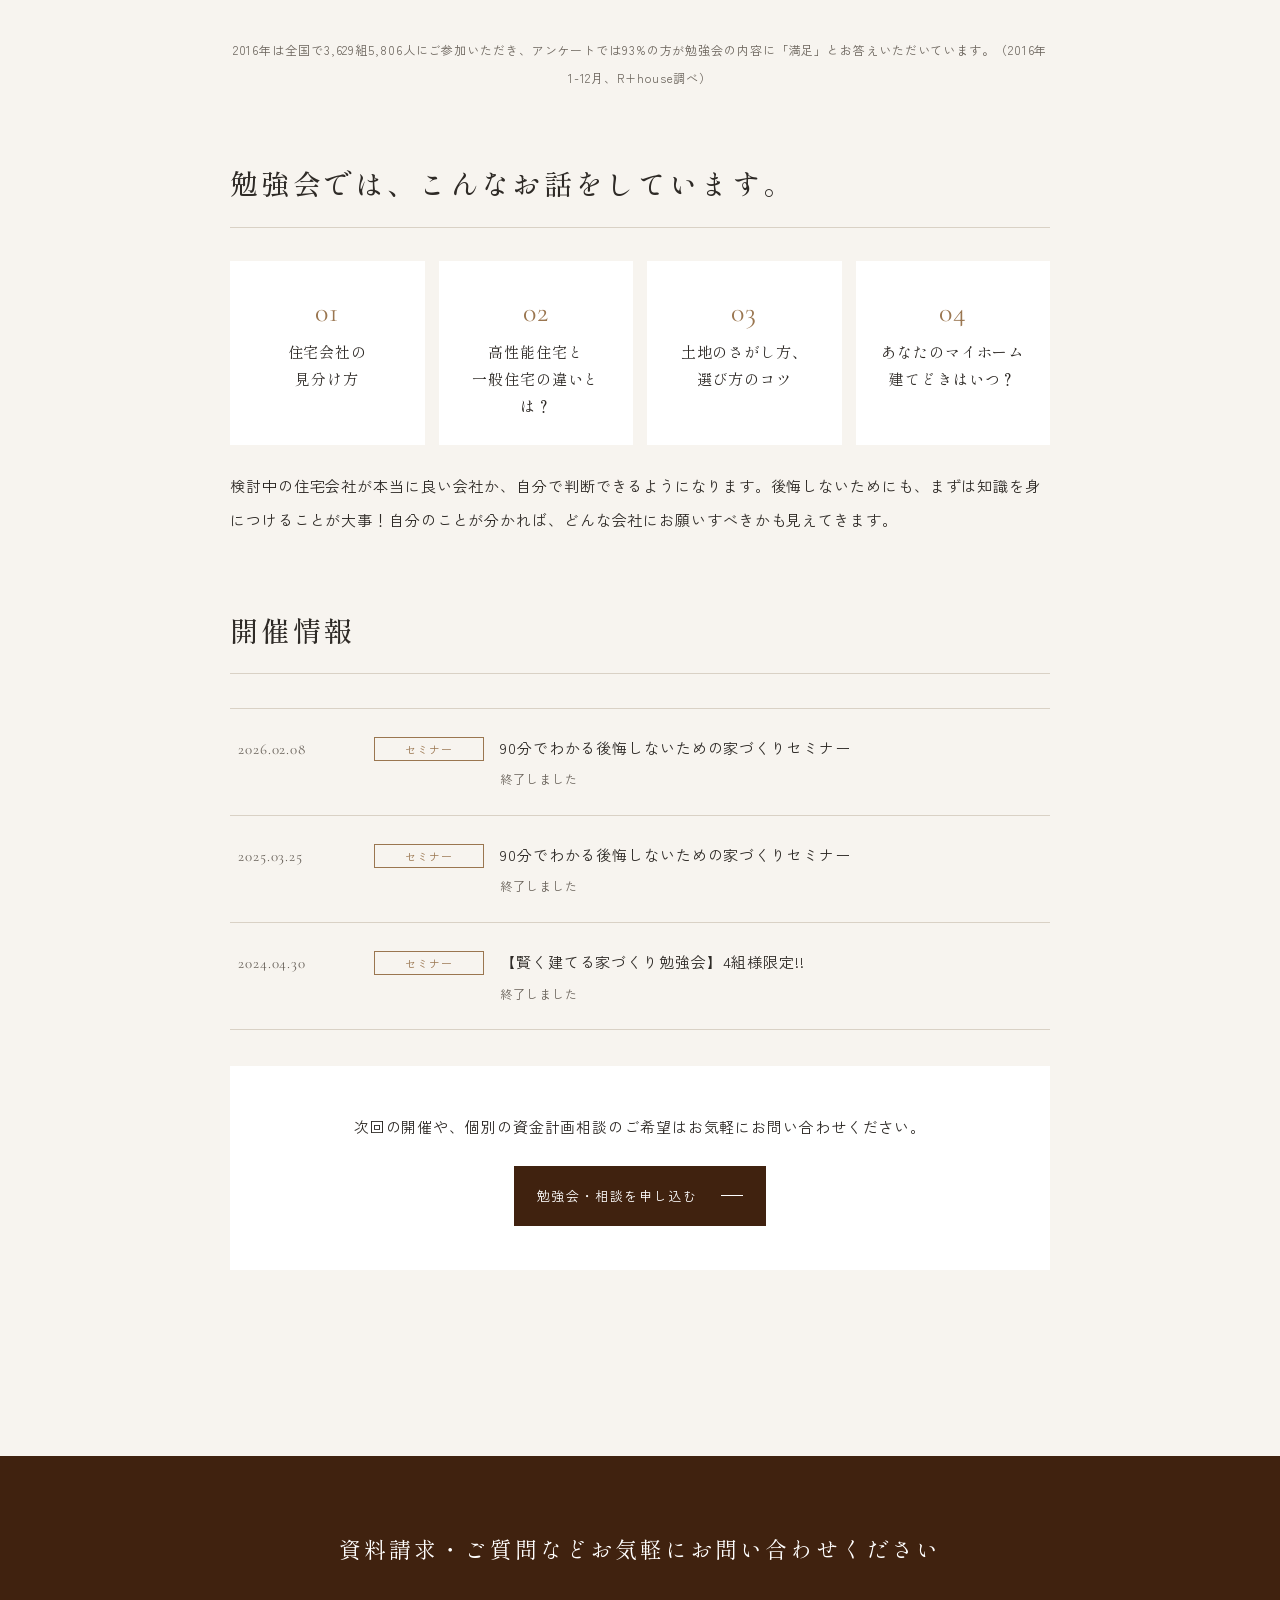
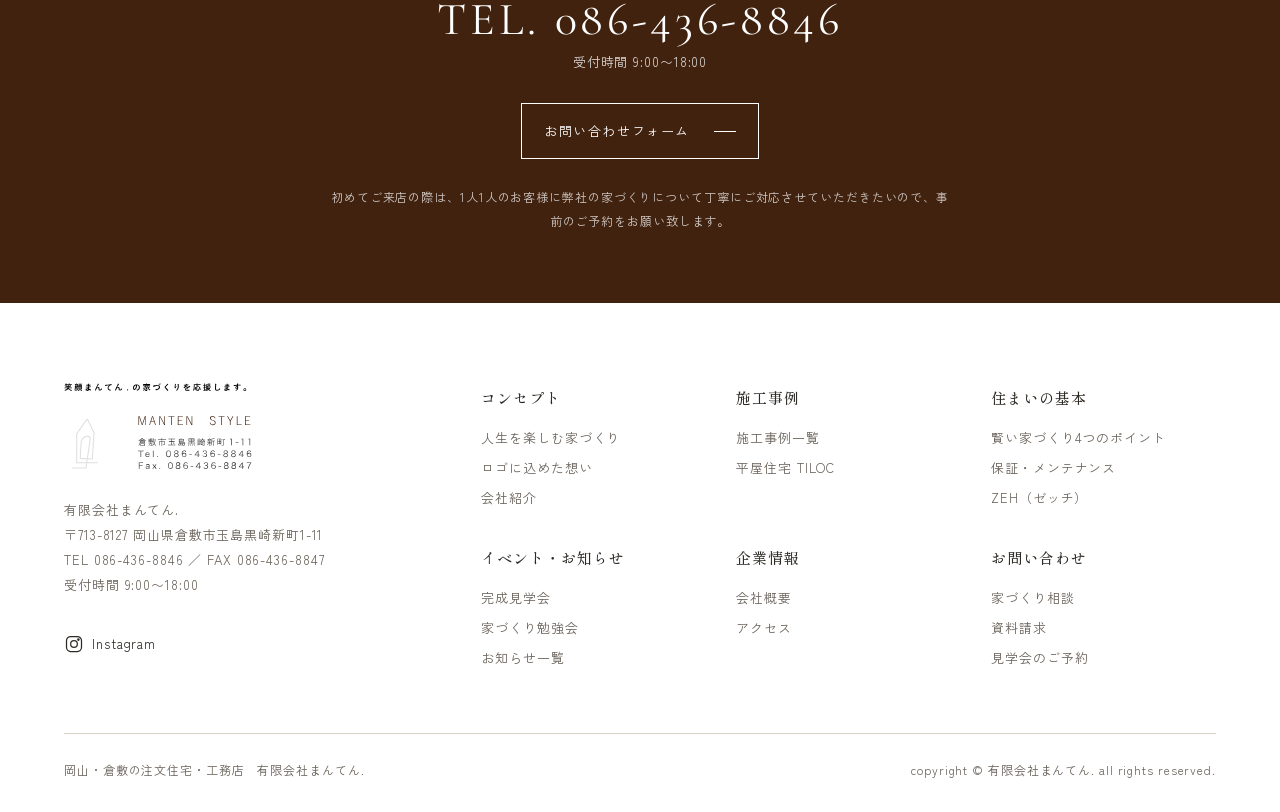
<file: seminar.html>
<!DOCTYPE html>
<html lang="ja">
<head>
<meta charset="UTF-8">
<meta name="viewport" content="width=device-width, initial-scale=1">
<meta name="robots" content="noindex, nofollow">
<title>家づくり勉強会｜有限会社まんてん.</title>
<meta name="description" content="参加無料「賢く建てる家づくり勉強会」。住宅会社の見分け方、高性能住宅と一般住宅の違い、土地の探し方など、誰も教えてくれないポイントをご紹介します。">
<link rel="icon" href="assets/img/logo.svg">
<link rel="preconnect" href="https://fonts.googleapis.com">
<link rel="preconnect" href="https://fonts.gstatic.com" crossorigin>
<link href="https://fonts.googleapis.com/css2?family=Cormorant+Garamond:wght@400;500&family=Shippori+Mincho:wght@400;500&family=Zen+Kaku+Gothic+New:wght@400;500&display=swap" rel="stylesheet">
<link rel="stylesheet" href="assets/css/style.css">
</head>
<body>
<div class="loader" aria-hidden="true"><img src="assets/img/logo.svg" alt=""></div>
<main>
  <div class="page-mv">
    <div class="page-mv__img"><img src="assets/img/works/w18.jpg" alt="大きな吹抜けと梁のあるリビング"></div>
    <div class="wrap page-mv__head">
      <p class="en">SEMINAR</p>
      <h1>賢く建てる家づくり勉強会</h1>
      <p class="breadcrumb"><a href="index.html">トップ</a><span>›</span>イベント・お知らせ<span>›</span>家づくり勉強会</p>
    </div>
  </div>

  <section class="section">
    <div class="wrap wrap--narrow essay">
      <h2 class="reveal">誰も教えてくれないポイントを紹介！<br><span style="font-size:.7em;color:var(--accent)">参加無料</span></h2>
      <div class="reveal">
        <p>マイホームの購入は人生の中で一生に一度のことだから、少ない知識の中で家づくりを始めるのは後悔に繋がりやすいものです。ちょっとした知識を知ることによって、賢く家を建てることができます。</p>
        <p>だからこそ一人でも多くの方に「後悔しない家づくり」をしていただきたいので、勉強会では知っておいて欲しい知識をわかりやすくお伝えしています。</p>
        <p>もちろん、勉強会に参加したからといって、「まんてん.」で家を建てる必要はありません。私たちのことを信頼できると思っていただいた時に、ご相談いただければと思っております。まずは、皆様が後悔のない家づくりをするためにも、きちんと学んで欲しいと、こころから願っております。</p>
      </div>

      <div class="stat reveal">
        <div><strong>93%</strong>の方が「満足」</div>
        <div><strong>約1h</strong>で家づくりの秘密がまるわかり</div>
      </div>
      <p class="small muted center reveal">2016年は全国で3,629組5,806人にご参加いただき、アンケートでは93%の方が勉強会の内容に「満足」とお答えいただいています。（2016年1-12月、R+house調べ）</p>

      <h2 class="reveal">勉強会では、こんなお話をしています。</h2>
      <div class="topics reveal">
        <div><span class="n">01</span>住宅会社の<br>見分け方</div>
        <div><span class="n">02</span>高性能住宅と<br>一般住宅の違いとは？</div>
        <div><span class="n">03</span>土地のさがし方、<br>選び方のコツ</div>
        <div><span class="n">04</span>あなたのマイホーム<br>建てどきはいつ？</div>
      </div>
      <p class="reveal mt-s">検討中の住宅会社が本当に良い会社か、自分で判断できるようになります。後悔しないためにも、まずは知識を身につけることが大事！自分のことが分かれば、どんな会社にお願いすべきかも見えてきます。</p>

      <h2 class="reveal">開催情報</h2>
      <ul class="news-list reveal">
        <li><div><time>2026.02.08</time><span class="cat">セミナー</span><span class="ttl">90分でわかる後悔しないための家づくりセミナー<small>終了しました</small></span></div></li>
        <li><div><time>2025.03.25</time><span class="cat">セミナー</span><span class="ttl">90分でわかる後悔しないための家づくりセミナー<small>終了しました</small></span></div></li>
        <li><div><time>2024.04.30</time><span class="cat">セミナー</span><span class="ttl">【賢く建てる家づくり勉強会】4組様限定!!<small>終了しました</small></span></div></li>
      </ul>
      <div class="box center reveal">
        <p>次回の開催や、個別の資金計画相談のご希望はお気軽にお問い合わせください。</p>
        <a class="btn btn--fill" href="contact.html?type=consult">勉強会・相談を申し込む</a>
      </div>
    </div>
  </section>
</main>
<script src="assets/js/main.js"></script>
</body>
</html>
</file>
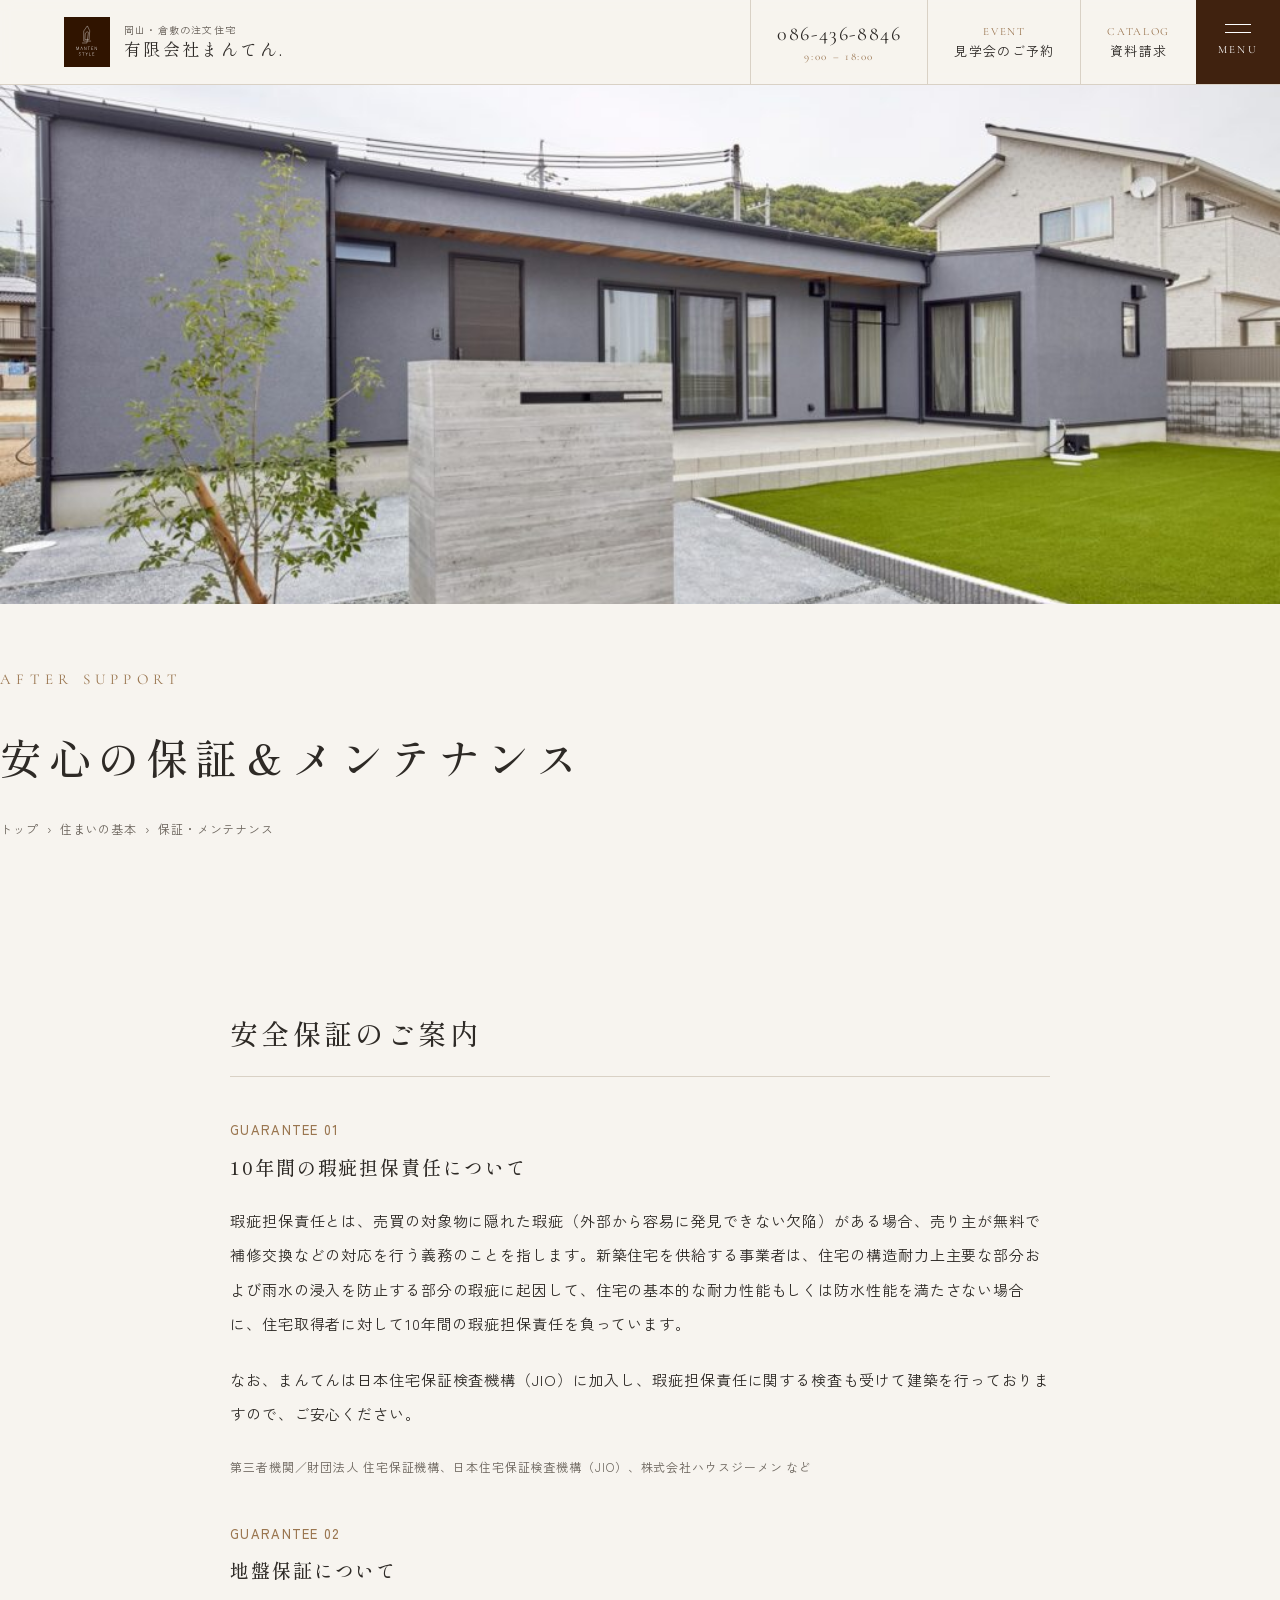
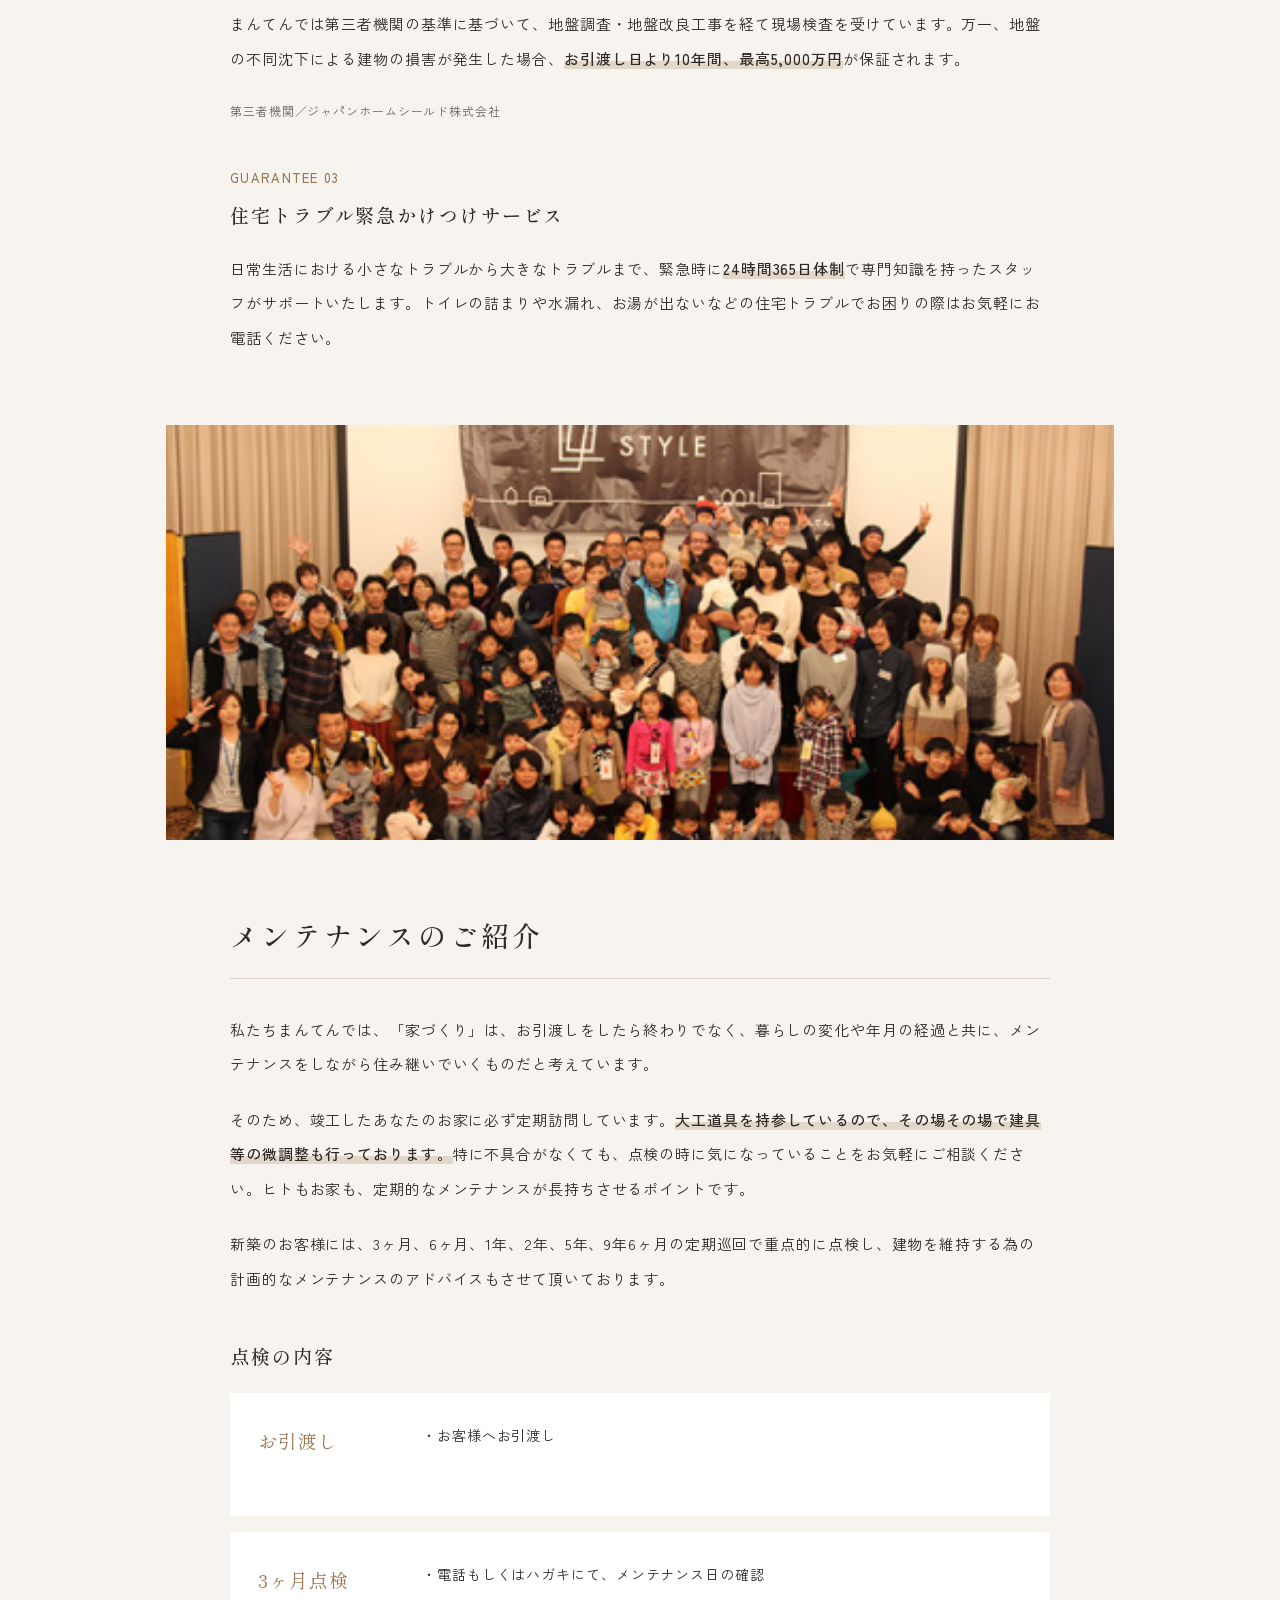
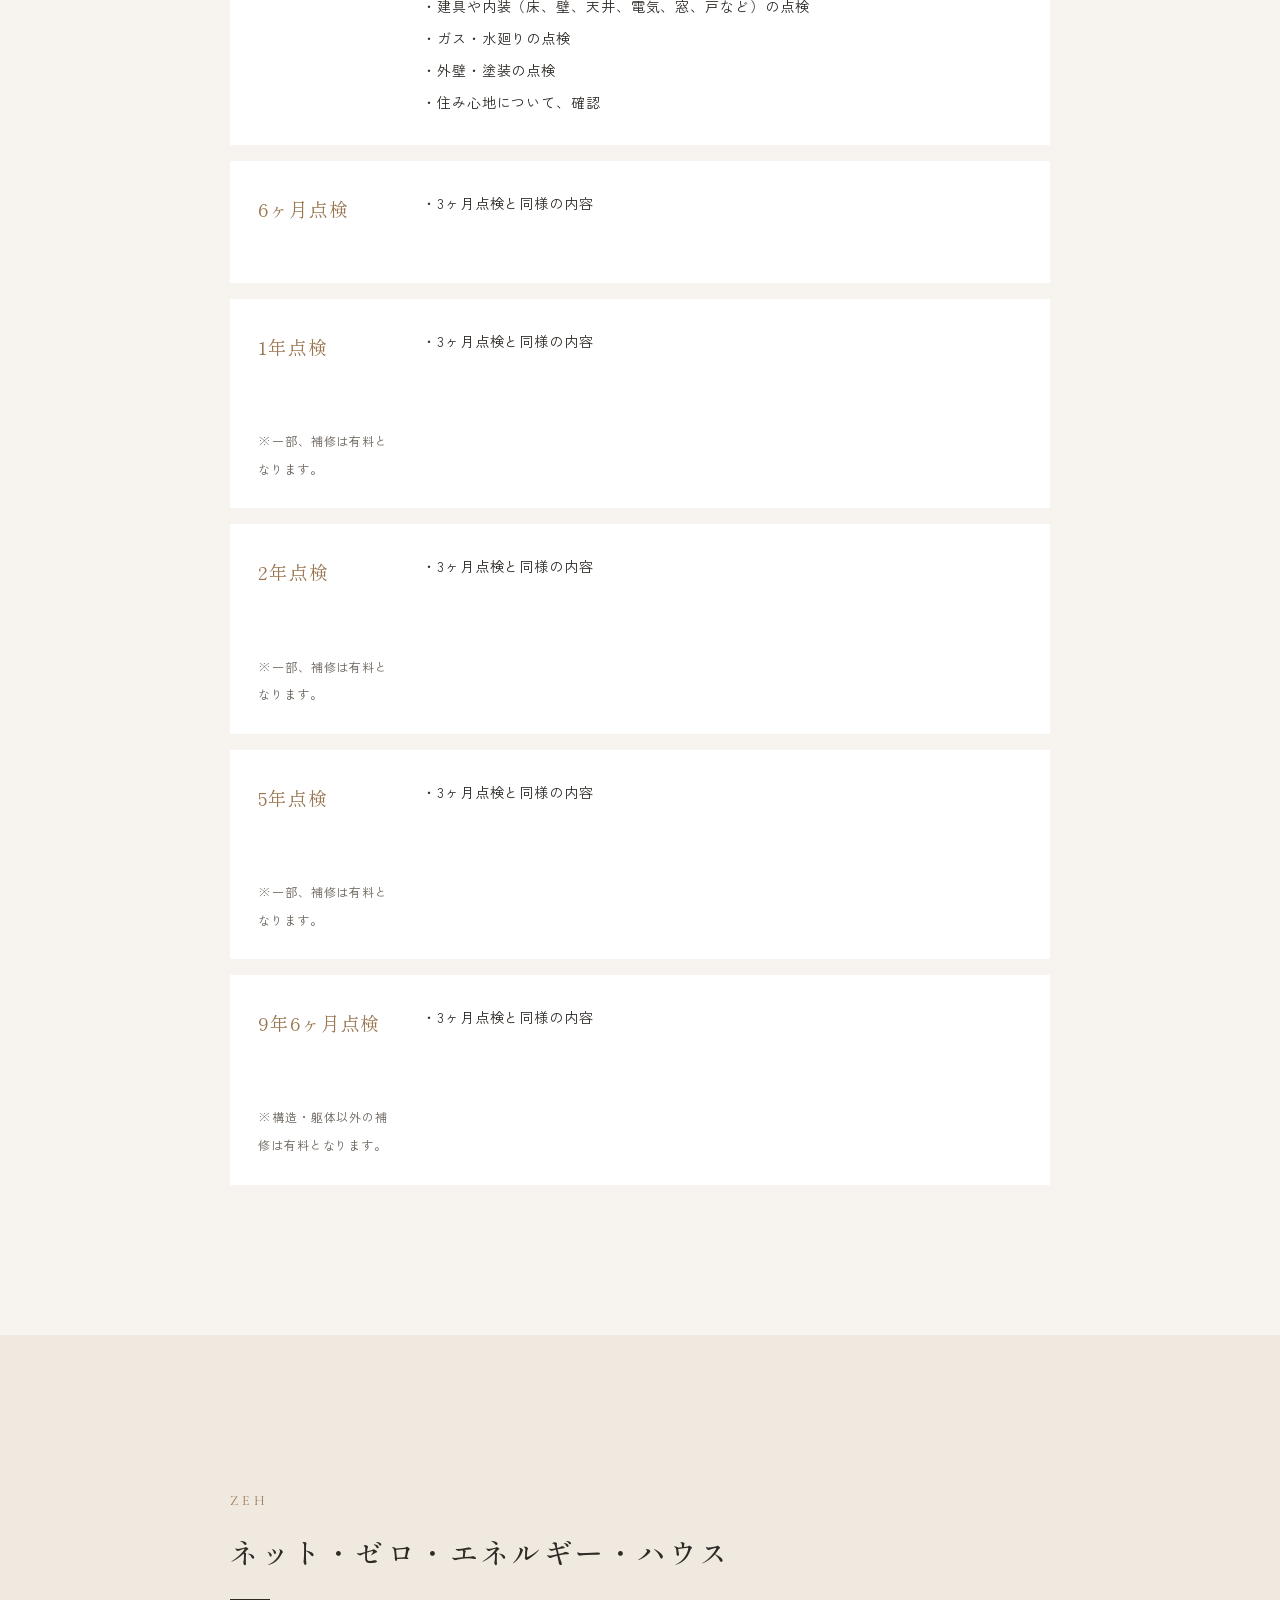
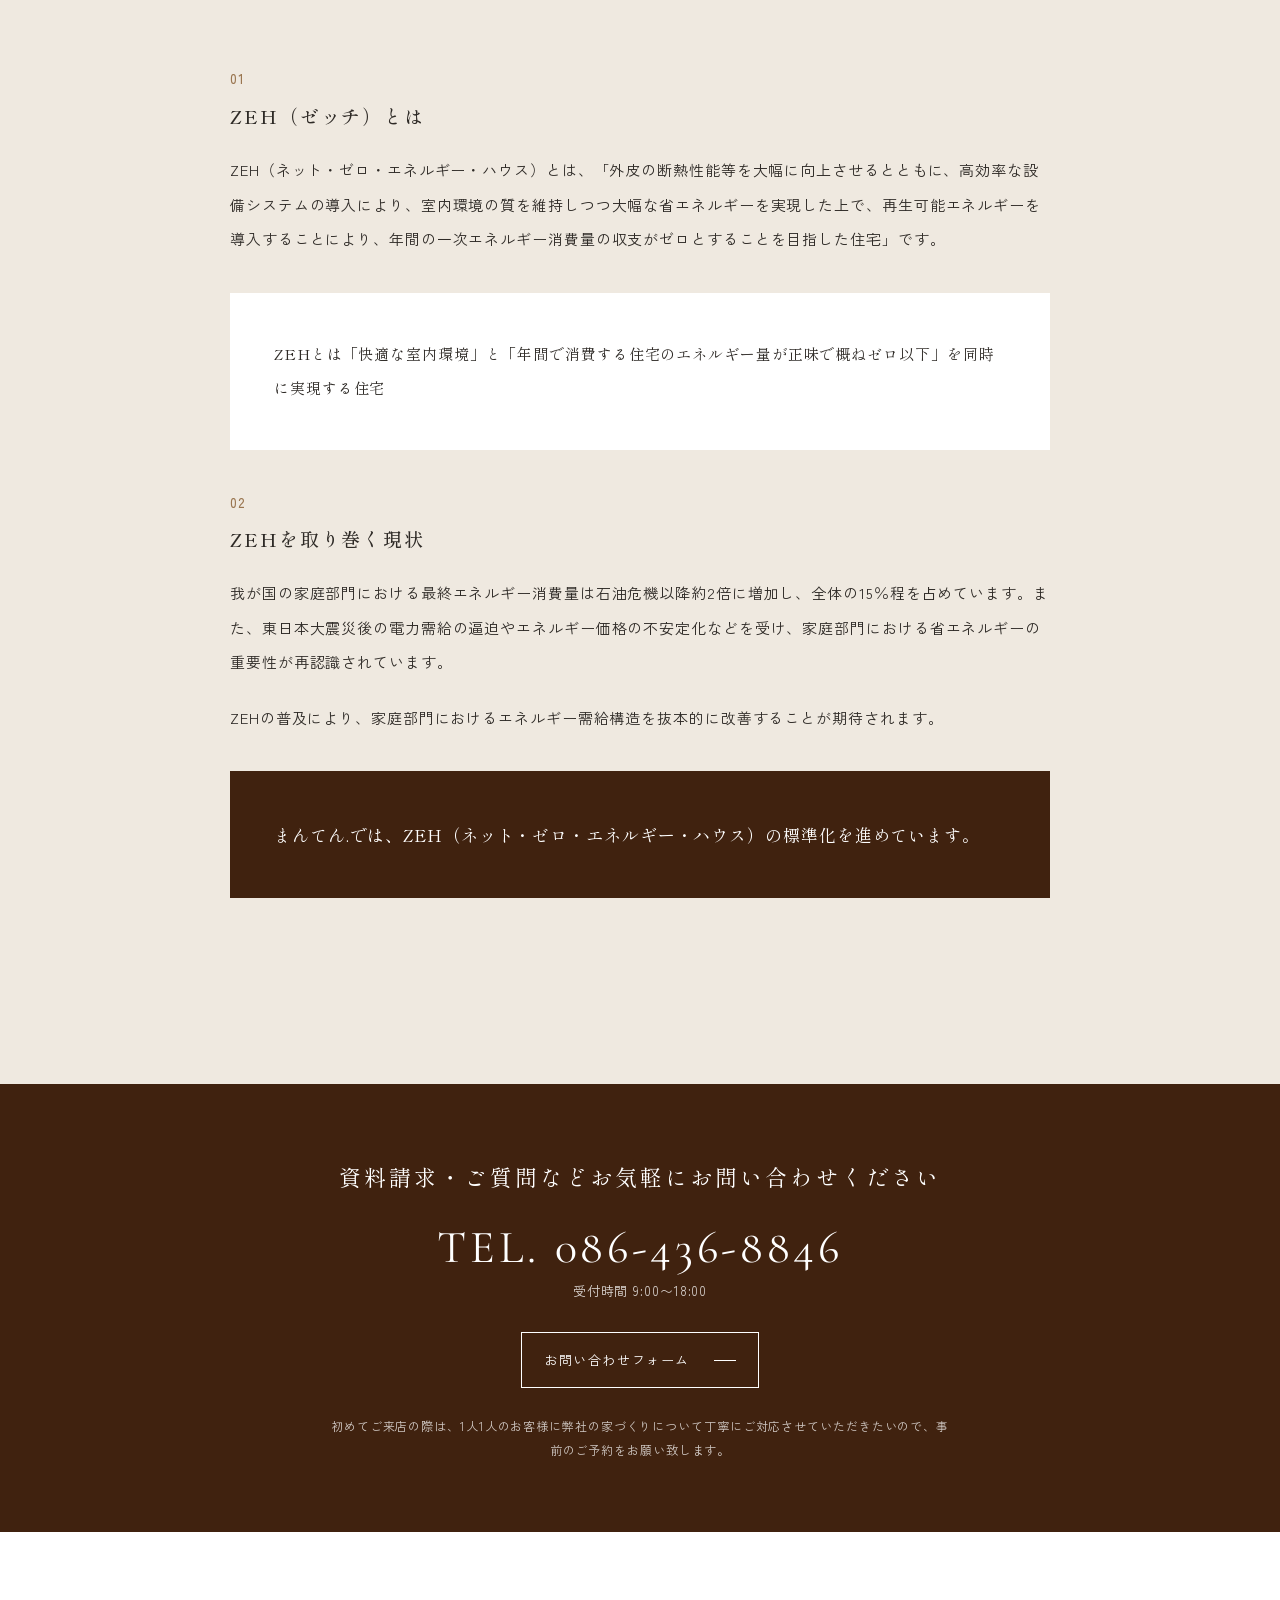
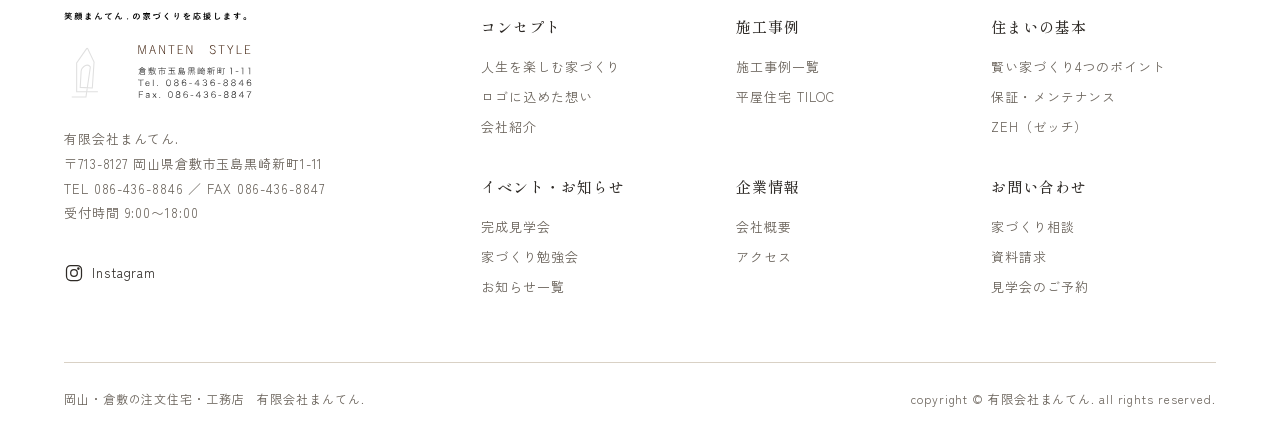
<file: support.html>
<!DOCTYPE html>
<html lang="ja">
<head>
<meta charset="UTF-8">
<meta name="viewport" content="width=device-width, initial-scale=1">
<meta name="robots" content="noindex, nofollow">
<title>保証・メンテナンス｜有限会社まんてん.</title>
<meta name="description" content="10年間の瑕疵担保責任、最高5,000万円の地盤保証、24時間365日の緊急かけつけサービス、定期点検。建てた後もずっと続く、まんてん.のアフターサポート。">
<link rel="icon" href="assets/img/logo.svg">
<link rel="preconnect" href="https://fonts.googleapis.com">
<link rel="preconnect" href="https://fonts.gstatic.com" crossorigin>
<link href="https://fonts.googleapis.com/css2?family=Cormorant+Garamond:wght@400;500&family=Shippori+Mincho:wght@400;500&family=Zen+Kaku+Gothic+New:wght@400;500&display=swap" rel="stylesheet">
<link rel="stylesheet" href="assets/css/style.css">
</head>
<body>
<div class="loader" aria-hidden="true"><img src="assets/img/logo.svg" alt=""></div>
<main>
  <div class="page-mv">
    <div class="page-mv__img"><img src="assets/img/works/w19.jpg" alt="上質なリビング"></div>
    <div class="wrap page-mv__head">
      <p class="en">AFTER SUPPORT</p>
      <h1>安心の保証＆メンテナンス</h1>
      <p class="breadcrumb"><a href="index.html">トップ</a><span>›</span>住まいの基本<span>›</span>保証・メンテナンス</p>
    </div>
  </div>

  <section class="section">
    <div class="wrap wrap--narrow essay">
      <h2 class="reveal">安全保証のご案内</h2>
      <div class="reveal">
        <h3><small>GUARANTEE 01</small>10年間の瑕疵担保責任について</h3>
        <p>瑕疵担保責任とは、売買の対象物に隠れた瑕疵（外部から容易に発見できない欠陥）がある場合、売り主が無料で補修交換などの対応を行う義務のことを指します。新築住宅を供給する事業者は、住宅の構造耐力上主要な部分および雨水の浸入を防止する部分の瑕疵に起因して、住宅の基本的な耐力性能もしくは防水性能を満たさない場合に、住宅取得者に対して10年間の瑕疵担保責任を負っています。</p>
        <p>なお、まんてんは日本住宅保証検査機構（JIO）に加入し、瑕疵担保責任に関する検査も受けて建築を行っておりますので、ご安心ください。</p>
        <p class="small muted">第三者機関／財団法人 住宅保証機構、日本住宅保証検査機構（JIO）、株式会社ハウスジーメン など</p>
      </div>
      <div class="reveal">
        <h3><small>GUARANTEE 02</small>地盤保証について</h3>
        <p>まんてんでは第三者機関の基準に基づいて、地盤調査・地盤改良工事を経て現場検査を受けています。万一、地盤の不同沈下による建物の損害が発生した場合、<strong>お引渡し日より10年間、最高5,000万円</strong>が保証されます。</p>
        <p class="small muted">第三者機関／ジャパンホームシールド株式会社</p>
      </div>
      <div class="reveal">
        <h3><small>GUARANTEE 03</small>住宅トラブル緊急かけつけサービス</h3>
        <p>日常生活における小さなトラブルから大きなトラブルまで、緊急時に<strong>24時間365日体制</strong>で専門知識を持ったスタッフがサポートいたします。トイレの詰まりや水漏れ、お湯が出ないなどの住宅トラブルでお困りの際はお気軽にお電話ください。</p>
      </div>

      <figure class="full reveal"><img src="assets/img/main.jpg" alt="お客様感謝祭の集合写真" loading="lazy" style="aspect-ratio:16/7"></figure>

      <h2 class="reveal">メンテナンスのご紹介</h2>
      <div class="reveal">
        <p>私たちまんてんでは、「家づくり」は、お引渡しをしたら終わりでなく、暮らしの変化や年月の経過と共に、メンテナンスをしながら住み継いでいくものだと考えています。</p>
        <p>そのため、竣工したあなたのお家に必ず定期訪問しています。<strong>大工道具を持参しているので、その場その場で建具等の微調整も行っております。</strong>特に不具合がなくても、点検の時に気になっていることをお気軽にご相談ください。ヒトもお家も、定期的なメンテナンスが長持ちさせるポイントです。</p>
        <p>新築のお客様には、3ヶ月、6ヶ月、1年、2年、5年、9年6ヶ月の定期巡回で重点的に点検し、建物を維持する為の計画的なメンテナンスのアドバイスもさせて頂いております。</p>
      </div>
      <h3 class="reveal">点検の内容</h3>
      <div class="timeline reveal">
        <div><p class="when">お引渡し</p><ul><li>お客様へお引渡し</li></ul></div>
        <div><p class="when">3ヶ月点検</p><ul><li>電話もしくはハガキにて、メンテナンス日の確認</li><li>建具や内装（床、壁、天井、電気、窓、戸など）の点検</li><li>ガス・水廻りの点検</li><li>外壁・塗装の点検</li><li>住み心地について、確認</li></ul></div>
        <div><p class="when">6ヶ月点検</p><ul><li>3ヶ月点検と同様の内容</li></ul></div>
        <div><p class="when">1年点検</p><ul><li>3ヶ月点検と同様の内容</li></ul><p class="note">※一部、補修は有料となります。</p></div>
        <div><p class="when">2年点検</p><ul><li>3ヶ月点検と同様の内容</li></ul><p class="note">※一部、補修は有料となります。</p></div>
        <div><p class="when">5年点検</p><ul><li>3ヶ月点検と同様の内容</li></ul><p class="note">※一部、補修は有料となります。</p></div>
        <div><p class="when">9年6ヶ月点検</p><ul><li>3ヶ月点検と同様の内容</li></ul><p class="note">※構造・躯体以外の補修は有料となります。</p></div>
      </div>
    </div>
  </section>

  <section class="section section--alt" id="zeh" style="scroll-margin-top:var(--header-h)">
    <div class="wrap wrap--narrow essay">
      <div class="sec-head reveal"><span class="sec-head__en">ZEH</span><h2 class="sec-head__ja" style="border:0;margin:0;padding:0">ネット・ゼロ・エネルギー・ハウス</h2></div>
      <div class="reveal">
        <h3><small>01</small>ZEH（ゼッチ）とは</h3>
        <p>ZEH（ネット・ゼロ・エネルギー・ハウス）とは、「外皮の断熱性能等を大幅に向上させるとともに、高効率な設備システムの導入により、室内環境の質を維持しつつ大幅な省エネルギーを実現した上で、再生可能エネルギーを導入することにより、年間の一次エネルギー消費量の収支がゼロとすることを目指した住宅」です。</p>
        <div class="box"><p style="margin:0;font-family:var(--serif)">ZEHとは「快適な室内環境」と「年間で消費する住宅のエネルギー量が正味で概ねゼロ以下」を同時に実現する住宅</p></div>
      </div>
      <div class="reveal">
        <h3><small>02</small>ZEHを取り巻く現状</h3>
        <p>我が国の家庭部門における最終エネルギー消費量は石油危機以降約2倍に増加し、全体の15％程を占めています。また、東日本大震災後の電力需給の逼迫やエネルギー価格の不安定化などを受け、家庭部門における省エネルギーの重要性が再認識されています。</p>
        <p>ZEHの普及により、家庭部門におけるエネルギー需給構造を抜本的に改善することが期待されます。</p>
      </div>
      <div class="box box--brand reveal"><p style="margin:0;font-family:var(--serif);font-size:17px">まんてん.では、ZEH（ネット・ゼロ・エネルギー・ハウス）の標準化を進めています。</p></div>
    </div>
  </section>
</main>
<script src="assets/js/main.js"></script>
</body>
</html>
</file>
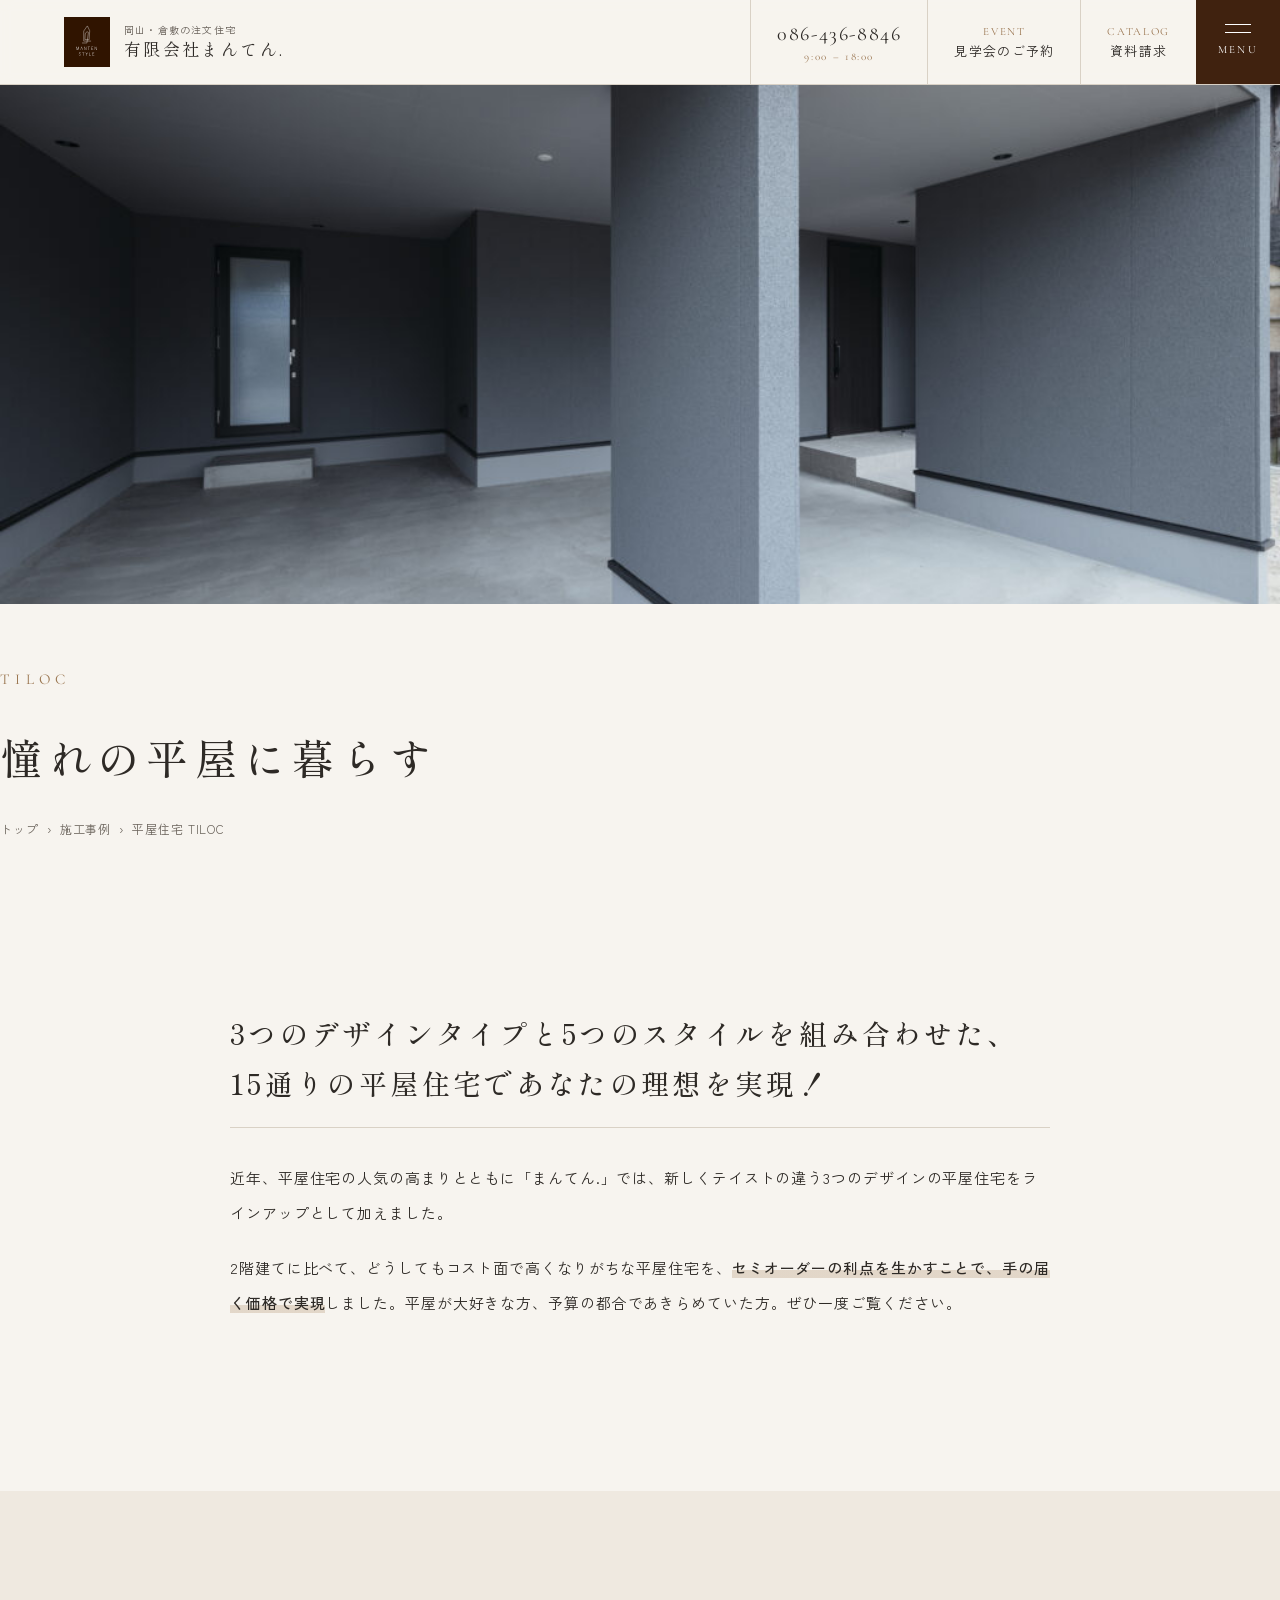
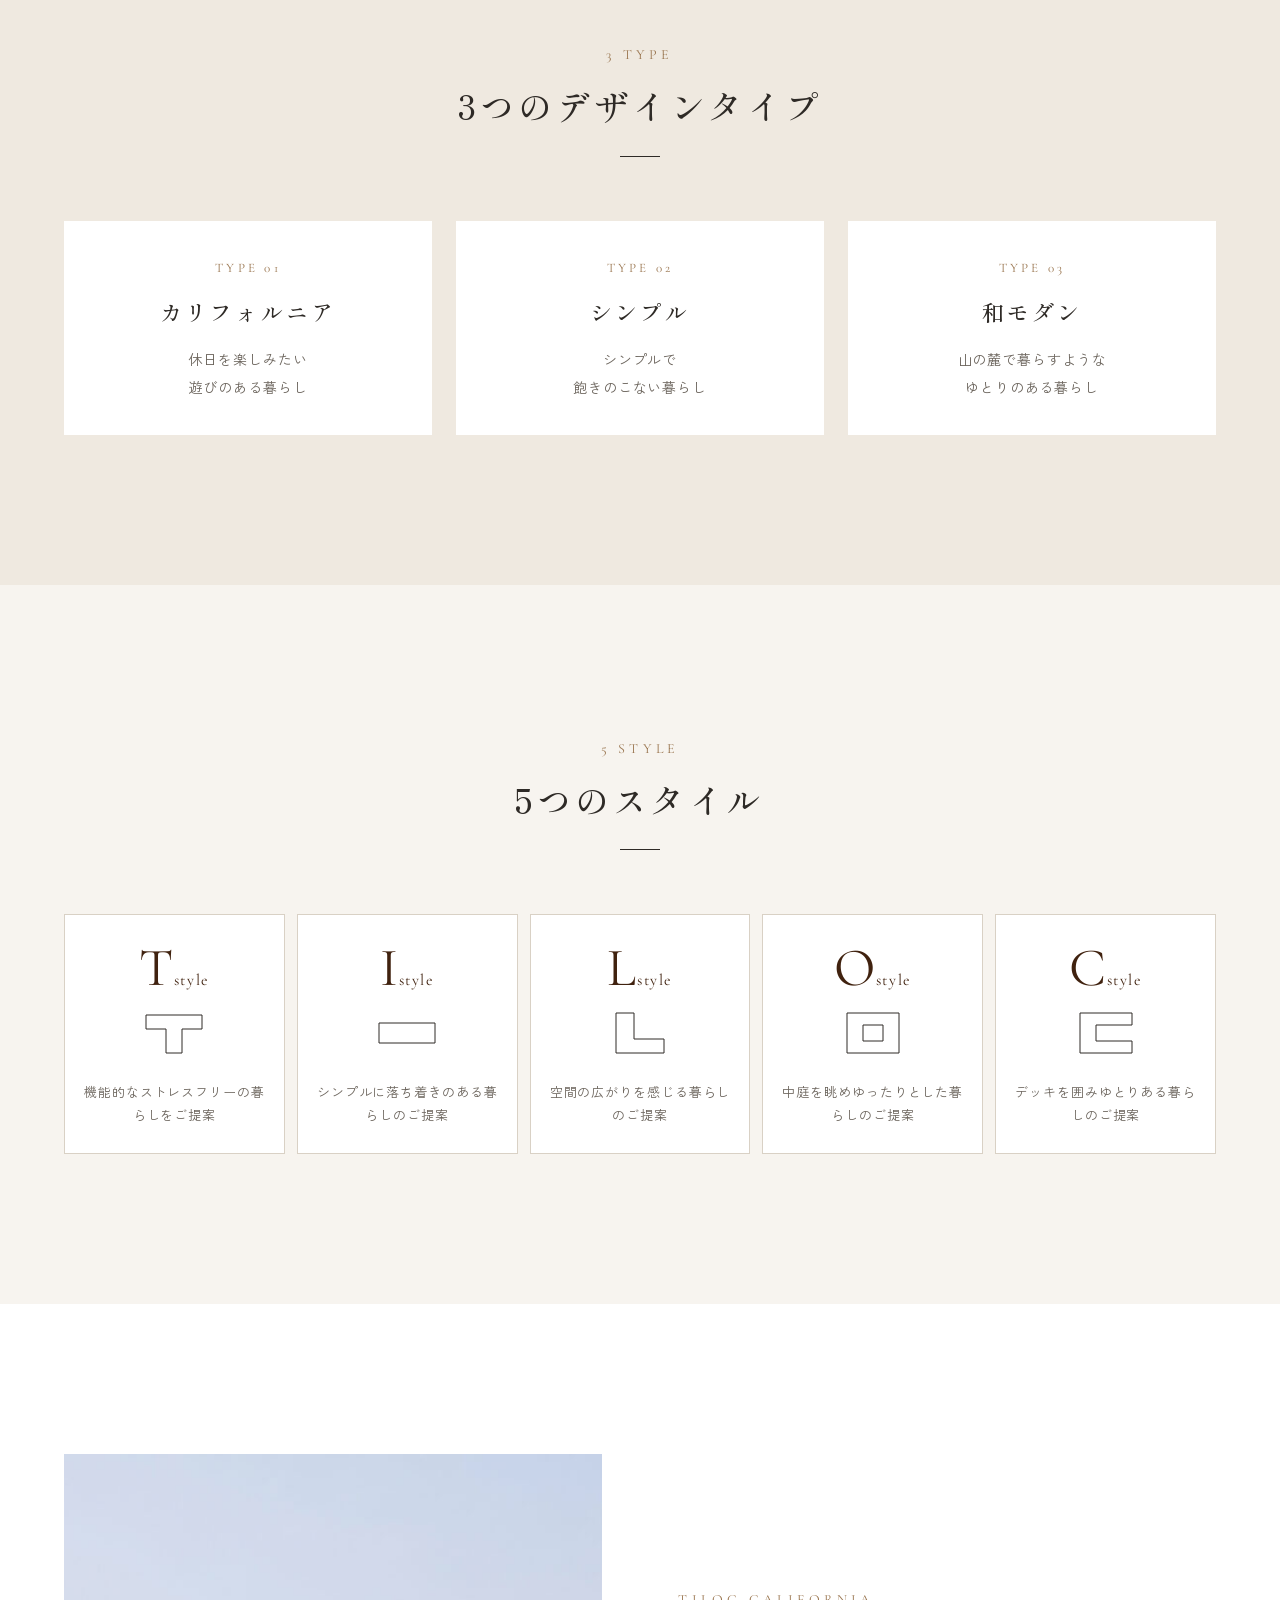
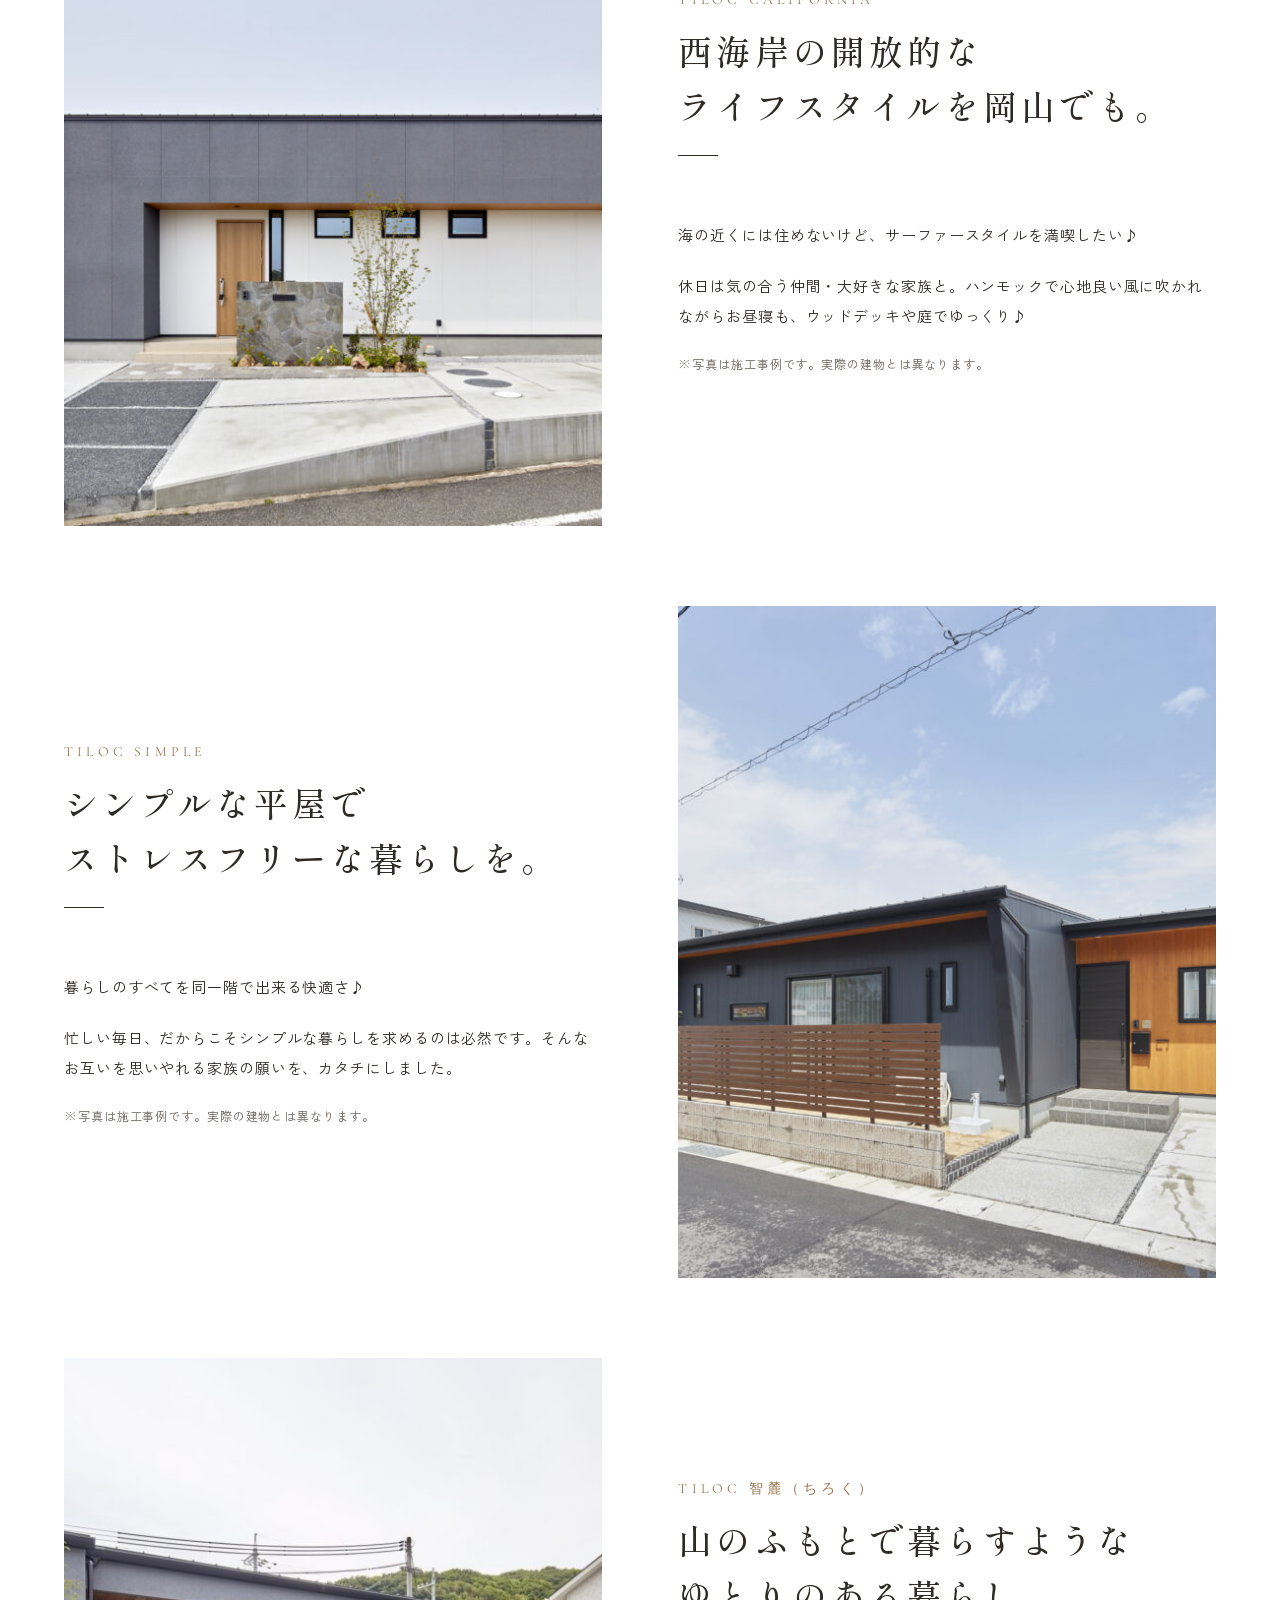
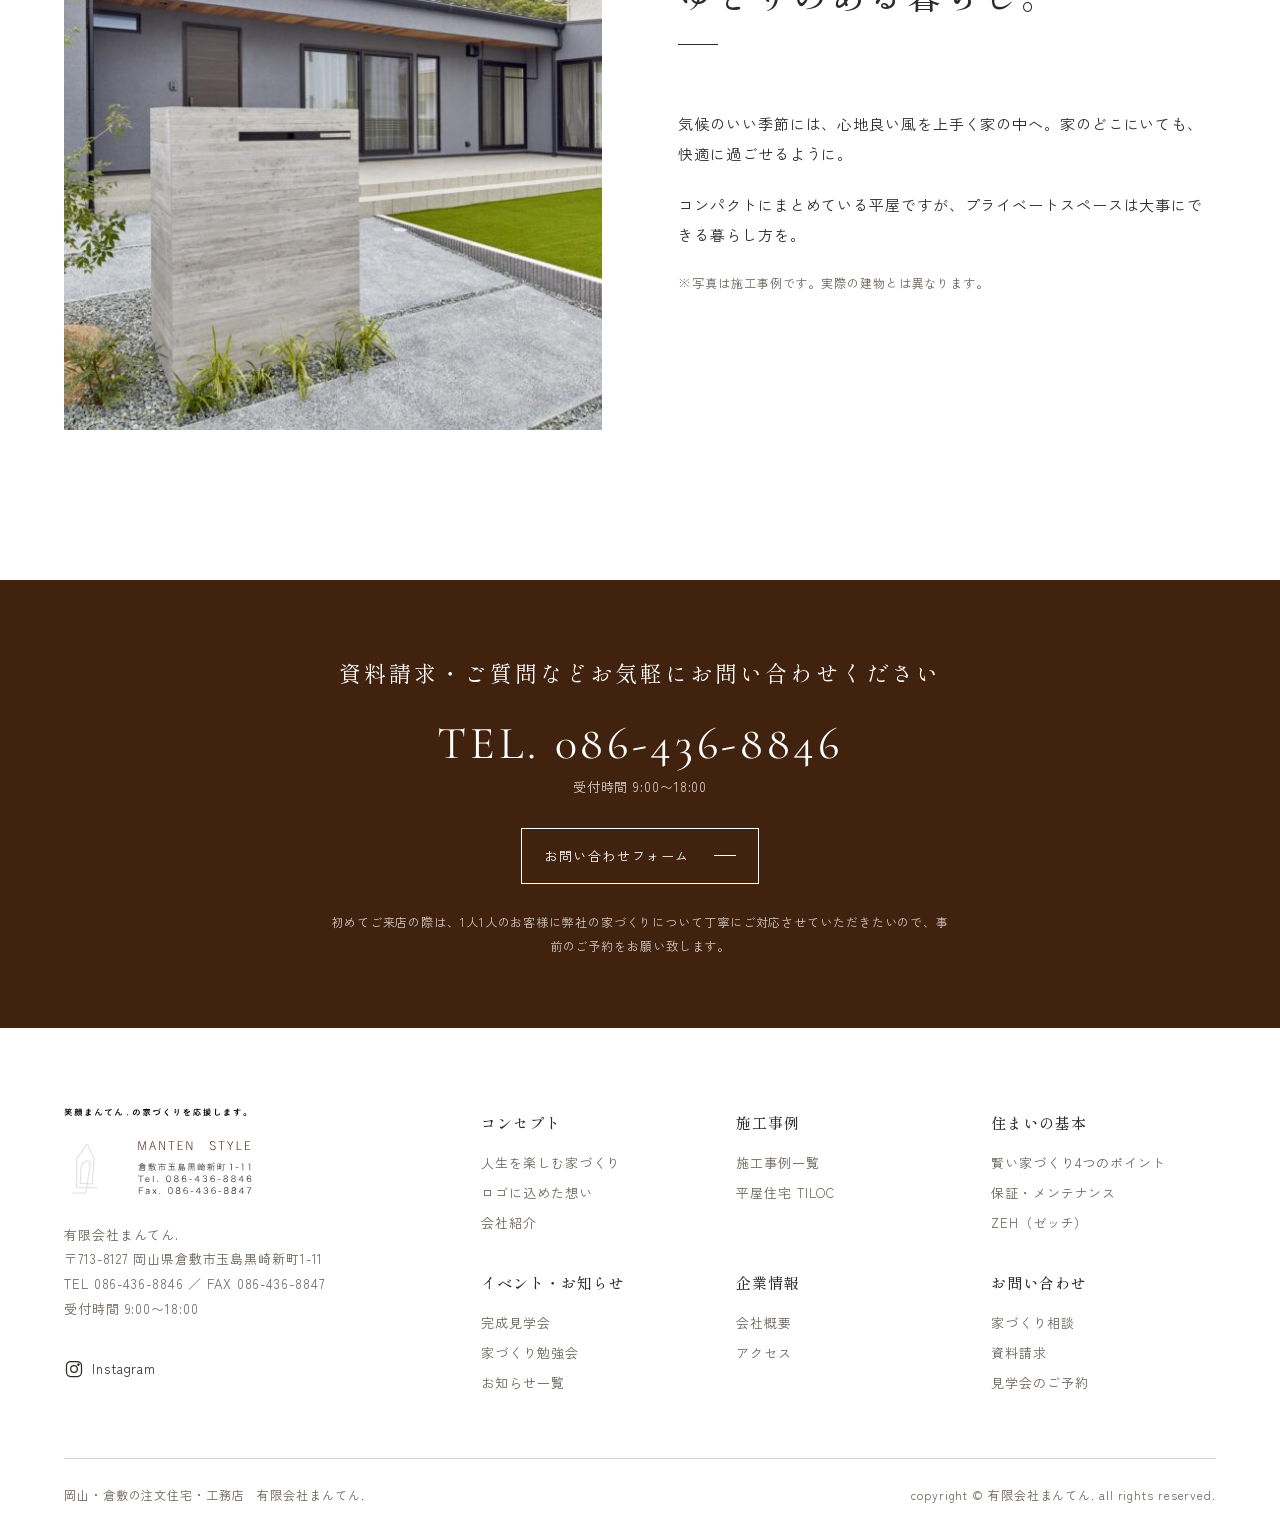
<file: tiloc.html>
<!DOCTYPE html>
<html lang="ja">
<head>
<meta charset="UTF-8">
<meta name="viewport" content="width=device-width, initial-scale=1">
<meta name="robots" content="noindex, nofollow">
<title>平屋住宅 TILOC｜有限会社まんてん.</title>
<meta name="description" content="3つのデザインタイプと5つのスタイルを組み合わせた15通りの平屋住宅TILOC。セミオーダーの利点を生かし、手の届く価格で実現します。">
<link rel="icon" href="assets/img/logo.svg">
<link rel="preconnect" href="https://fonts.googleapis.com">
<link rel="preconnect" href="https://fonts.gstatic.com" crossorigin>
<link href="https://fonts.googleapis.com/css2?family=Cormorant+Garamond:wght@400;500&family=Shippori+Mincho:wght@400;500&family=Zen+Kaku+Gothic+New:wght@400;500&display=swap" rel="stylesheet">
<link rel="stylesheet" href="assets/css/style.css">
</head>
<body>
<div class="loader" aria-hidden="true"><img src="assets/img/logo.svg" alt=""></div>
<main>
  <div class="page-mv">
    <div class="page-mv__img"><img src="assets/img/works/w23.jpg" alt="中庭のある平屋"></div>
    <div class="wrap page-mv__head">
      <p class="en">TILOC</p>
      <h1>憧れの平屋に暮らす</h1>
      <p class="breadcrumb"><a href="index.html">トップ</a><span>›</span><a href="works.html">施工事例</a><span>›</span>平屋住宅 TILOC</p>
    </div>
  </div>

  <section class="section">
    <div class="wrap wrap--narrow essay reveal">
      <h2>3つのデザインタイプと5つのスタイルを組み合わせた、<br class="pc-only">15通りの平屋住宅であなたの理想を実現！</h2>
      <p>近年、平屋住宅の人気の高まりとともに「まんてん.」では、新しくテイストの違う3つのデザインの平屋住宅をラインアップとして加えました。</p>
      <p>2階建てに比べて、どうしてもコスト面で高くなりがちな平屋住宅を、<strong>セミオーダーの利点を生かすことで、手の届く価格で実現</strong>しました。平屋が大好きな方、予算の都合であきらめていた方。ぜひ一度ご覧ください。</p>
    </div>
  </section>

  <section class="section section--alt">
    <div class="wrap">
      <div class="sec-head center reveal"><span class="sec-head__en">3 TYPE</span><h2 class="sec-head__ja">3つのデザインタイプ</h2></div>
      <div class="type-grid">
        <div class="reveal"><p class="no">TYPE 01</p><h3>カリフォルニア</h3><p>休日を楽しみたい<br>遊びのある暮らし</p></div>
        <div class="reveal"><p class="no">TYPE 02</p><h3>シンプル</h3><p>シンプルで<br>飽きのこない暮らし</p></div>
        <div class="reveal"><p class="no">TYPE 03</p><h3>和モダン</h3><p>山の麓で暮らすような<br>ゆとりのある暮らし</p></div>
      </div>
    </div>
  </section>

  <section class="section">
    <div class="wrap">
      <div class="sec-head center reveal"><span class="sec-head__en">5 STYLE</span><h2 class="sec-head__ja">5つのスタイル</h2></div>
      <div class="style-grid reveal">
        <div><p class="letter">T<small>style</small></p>
          <svg class="shape" viewBox="0 0 64 48" fill="none" stroke="currentColor"><path d="M4 6h56v14H40v24H24V20H4z"/></svg>
          <p>機能的なストレスフリーの暮らしをご提案</p></div>
        <div><p class="letter">I<small>style</small></p>
          <svg class="shape" viewBox="0 0 64 48" fill="none" stroke="currentColor"><path d="M4 14h56v20H4z"/></svg>
          <p>シンプルに落ち着きのある暮らしのご提案</p></div>
        <div><p class="letter">L<small>style</small></p>
          <svg class="shape" viewBox="0 0 64 48" fill="none" stroke="currentColor"><path d="M8 4h18v26h30v14H8z"/></svg>
          <p>空間の広がりを感じる暮らしのご提案</p></div>
        <div><p class="letter">O<small>style</small></p>
          <svg class="shape" viewBox="0 0 64 48" fill="none" stroke="currentColor"><path d="M6 4h52v40H6z M22 16h20v16H22z"/></svg>
          <p>中庭を眺めゆったりとした暮らしのご提案</p></div>
        <div><p class="letter">C<small>style</small></p>
          <svg class="shape" viewBox="0 0 64 48" fill="none" stroke="currentColor"><path d="M6 4h52v12H22v16h36v12H6z"/></svg>
          <p>デッキを囲みゆとりある暮らしのご提案</p></div>
      </div>
    </div>
  </section>

  <section class="section section--white">
    <div class="wrap">
      <div class="split reveal">
        <div class="split__img"><img src="assets/img/works/w16.jpg" alt="大きなデッキのある開放的な平家" loading="lazy"></div>
        <div class="split__text">
          <div class="sec-head"><span class="sec-head__en">TILOC CALIFORNIA</span><h2 class="sec-head__ja">西海岸の開放的な<br>ライフスタイルを岡山でも。</h2></div>
          <p>海の近くには住めないけど、サーファースタイルを満喫したい♪</p>
          <p>休日は気の合う仲間・大好きな家族と。ハンモックで心地良い風に吹かれながらお昼寝も、ウッドデッキや庭でゆっくり♪</p>
          <p class="small muted">※写真は施工事例です。実際の建物とは異なります。</p>
        </div>
      </div>
      <div class="split split--rev mt-l reveal">
        <div class="split__img"><img src="assets/img/works/w22.jpg" alt="ミニマムな平屋" loading="lazy"></div>
        <div class="split__text">
          <div class="sec-head"><span class="sec-head__en">TILOC SIMPLE</span><h2 class="sec-head__ja">シンプルな平屋で<br>ストレスフリーな暮らしを。</h2></div>
          <p>暮らしのすべてを同一階で出来る快適さ♪</p>
          <p>忙しい毎日、だからこそシンプルな暮らしを求めるのは必然です。そんなお互いを思いやれる家族の願いを、カタチにしました。</p>
          <p class="small muted">※写真は施工事例です。実際の建物とは異なります。</p>
        </div>
      </div>
      <div class="split mt-l reveal">
        <div class="split__img"><img src="assets/img/works/w19.jpg" alt="上質な空間の平家" loading="lazy"></div>
        <div class="split__text">
          <div class="sec-head"><span class="sec-head__en">TILOC 智麓（ちろく）</span><h2 class="sec-head__ja">山のふもとで暮らすような<br>ゆとりのある暮らし。</h2></div>
          <p>気候のいい季節には、心地良い風を上手く家の中へ。家のどこにいても、快適に過ごせるように。</p>
          <p>コンパクトにまとめている平屋ですが、プライベートスペースは大事にできる暮らし方を。</p>
          <p class="small muted">※写真は施工事例です。実際の建物とは異なります。</p>
        </div>
      </div>
    </div>
  </section>
</main>
<script src="assets/js/main.js"></script>
</body>
</html>
</file>
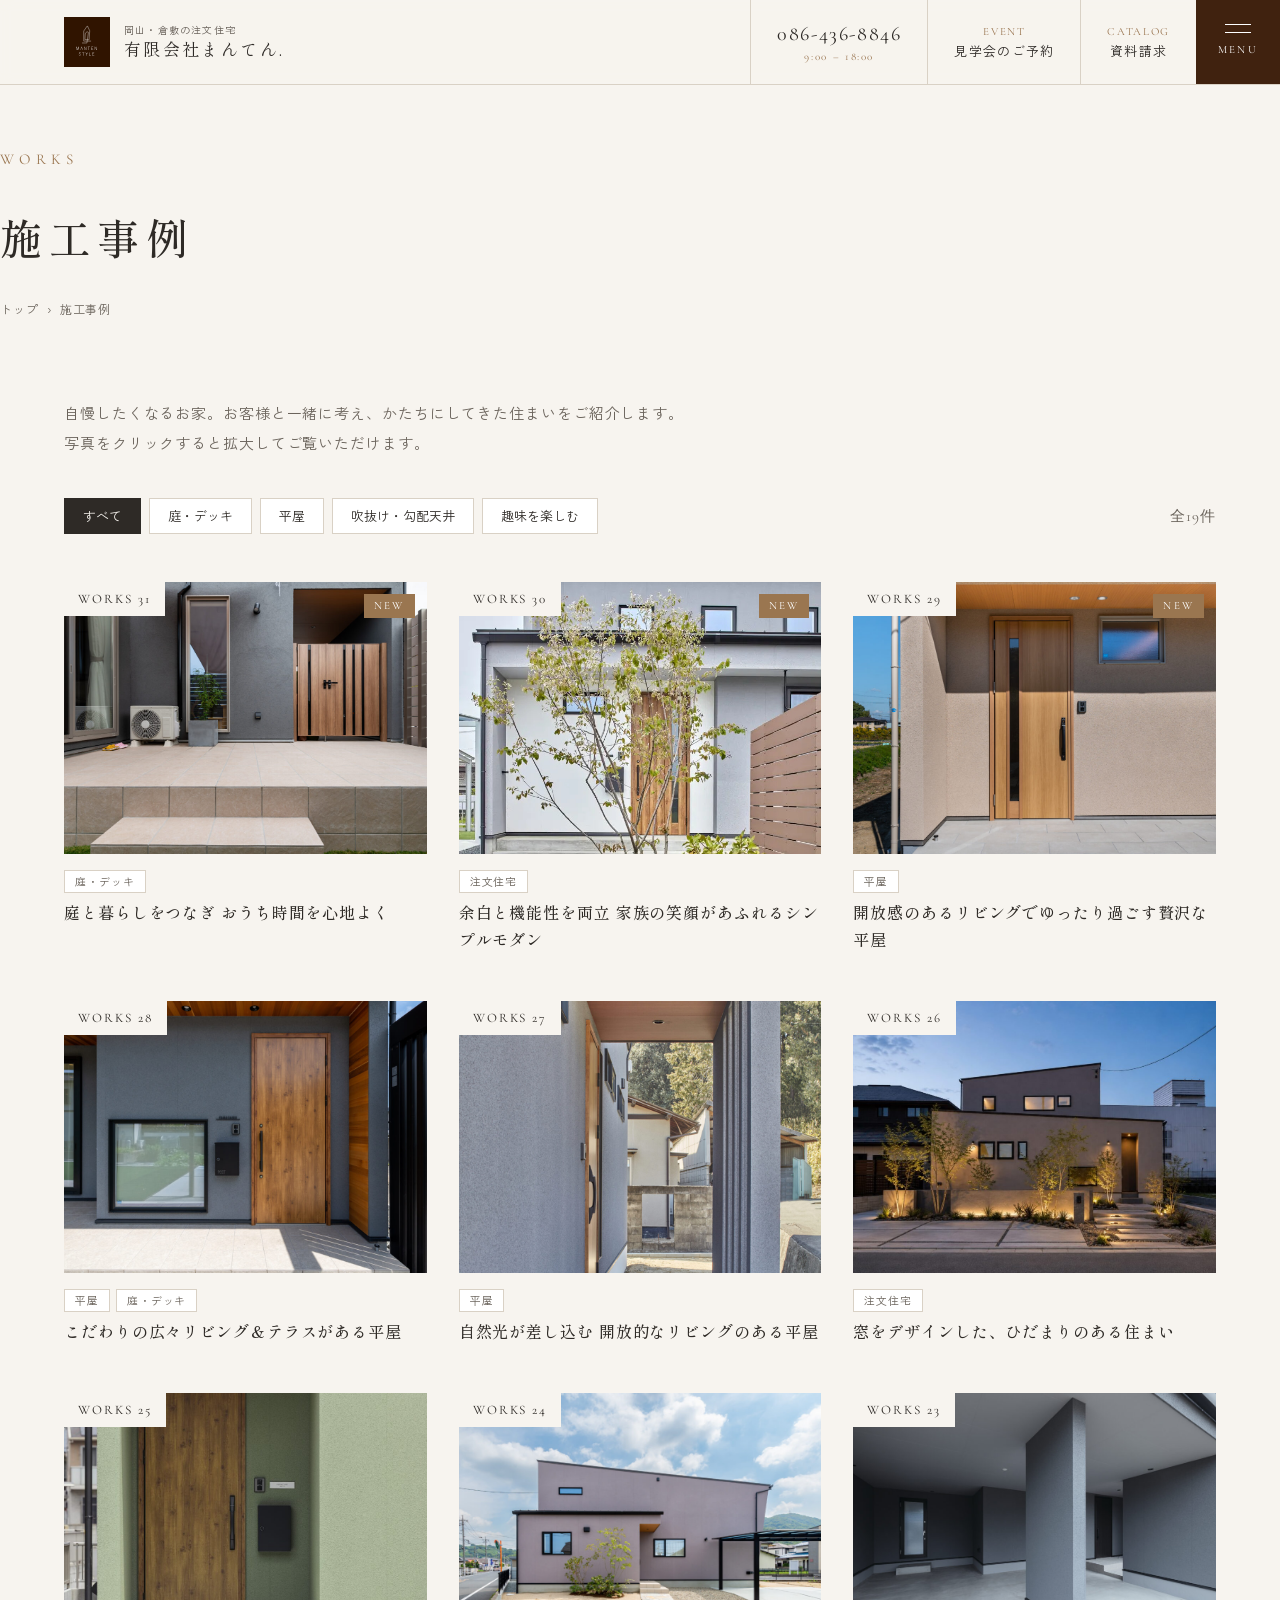
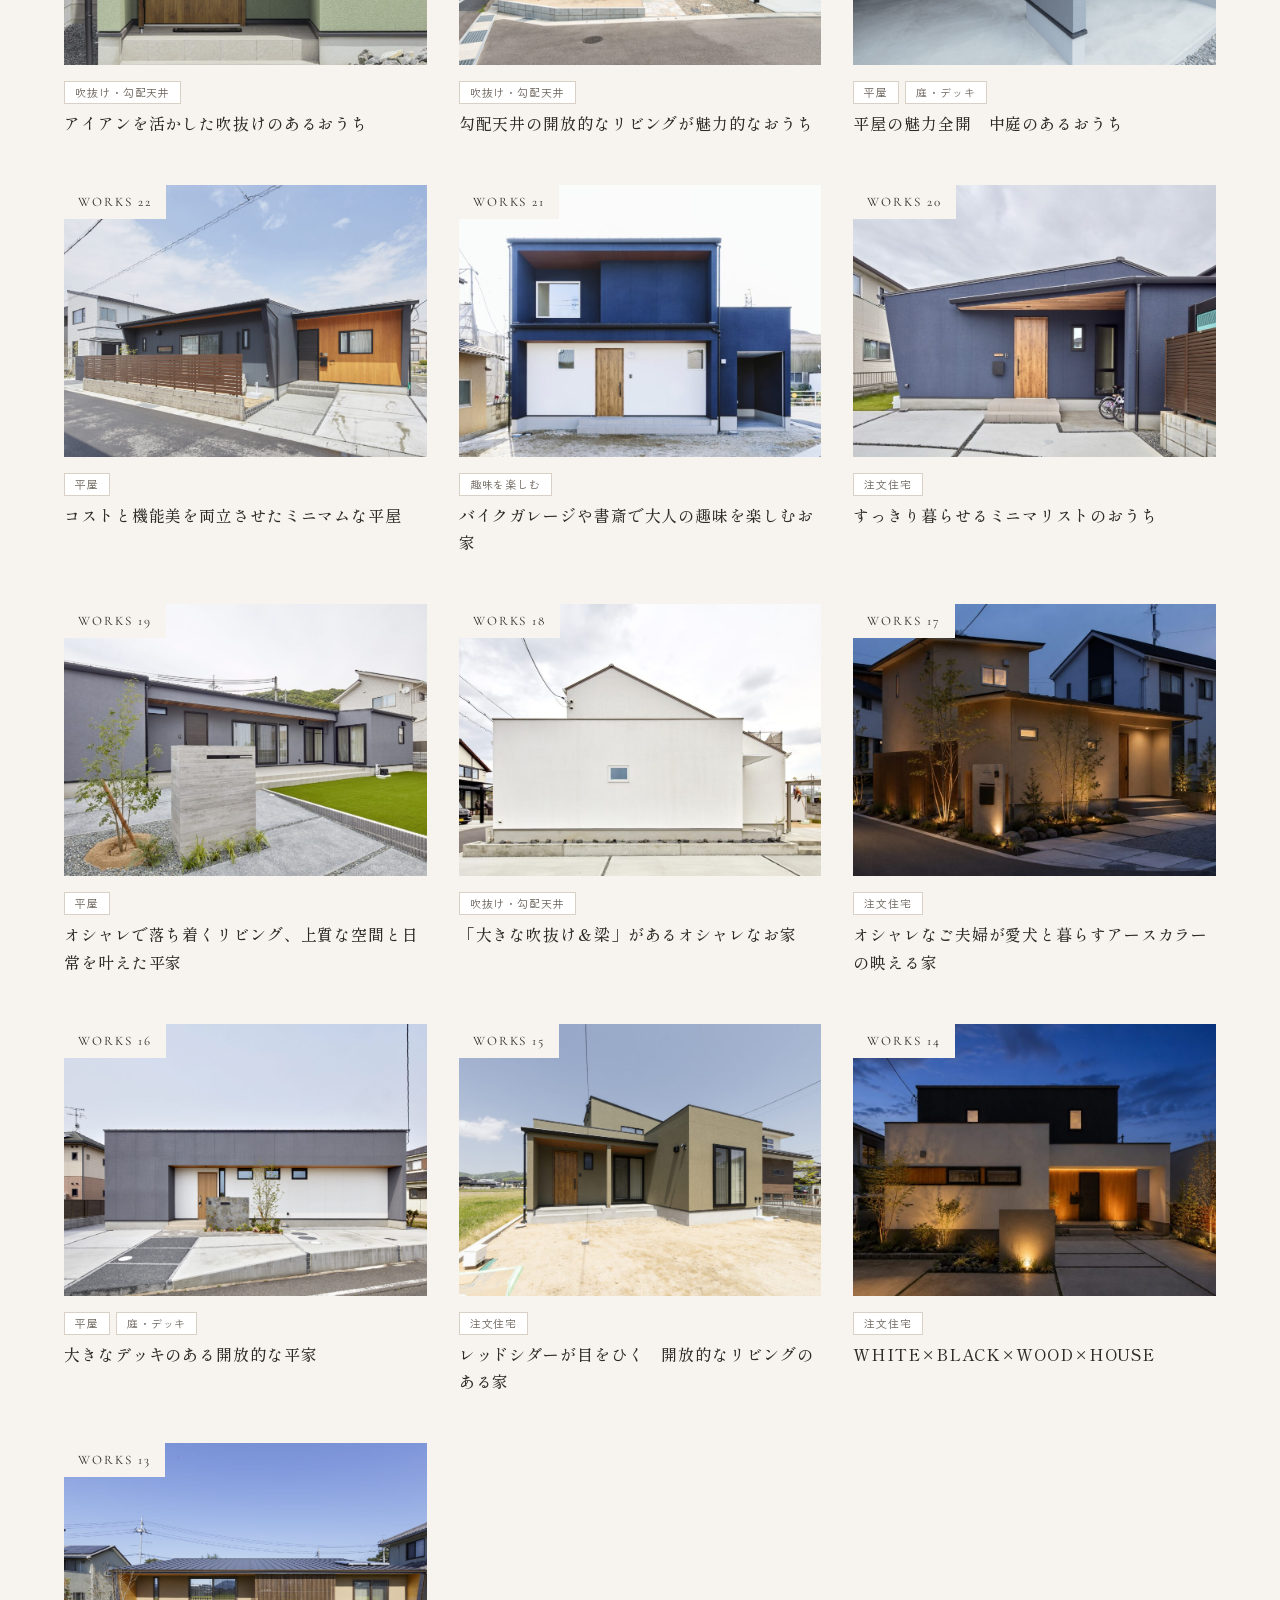
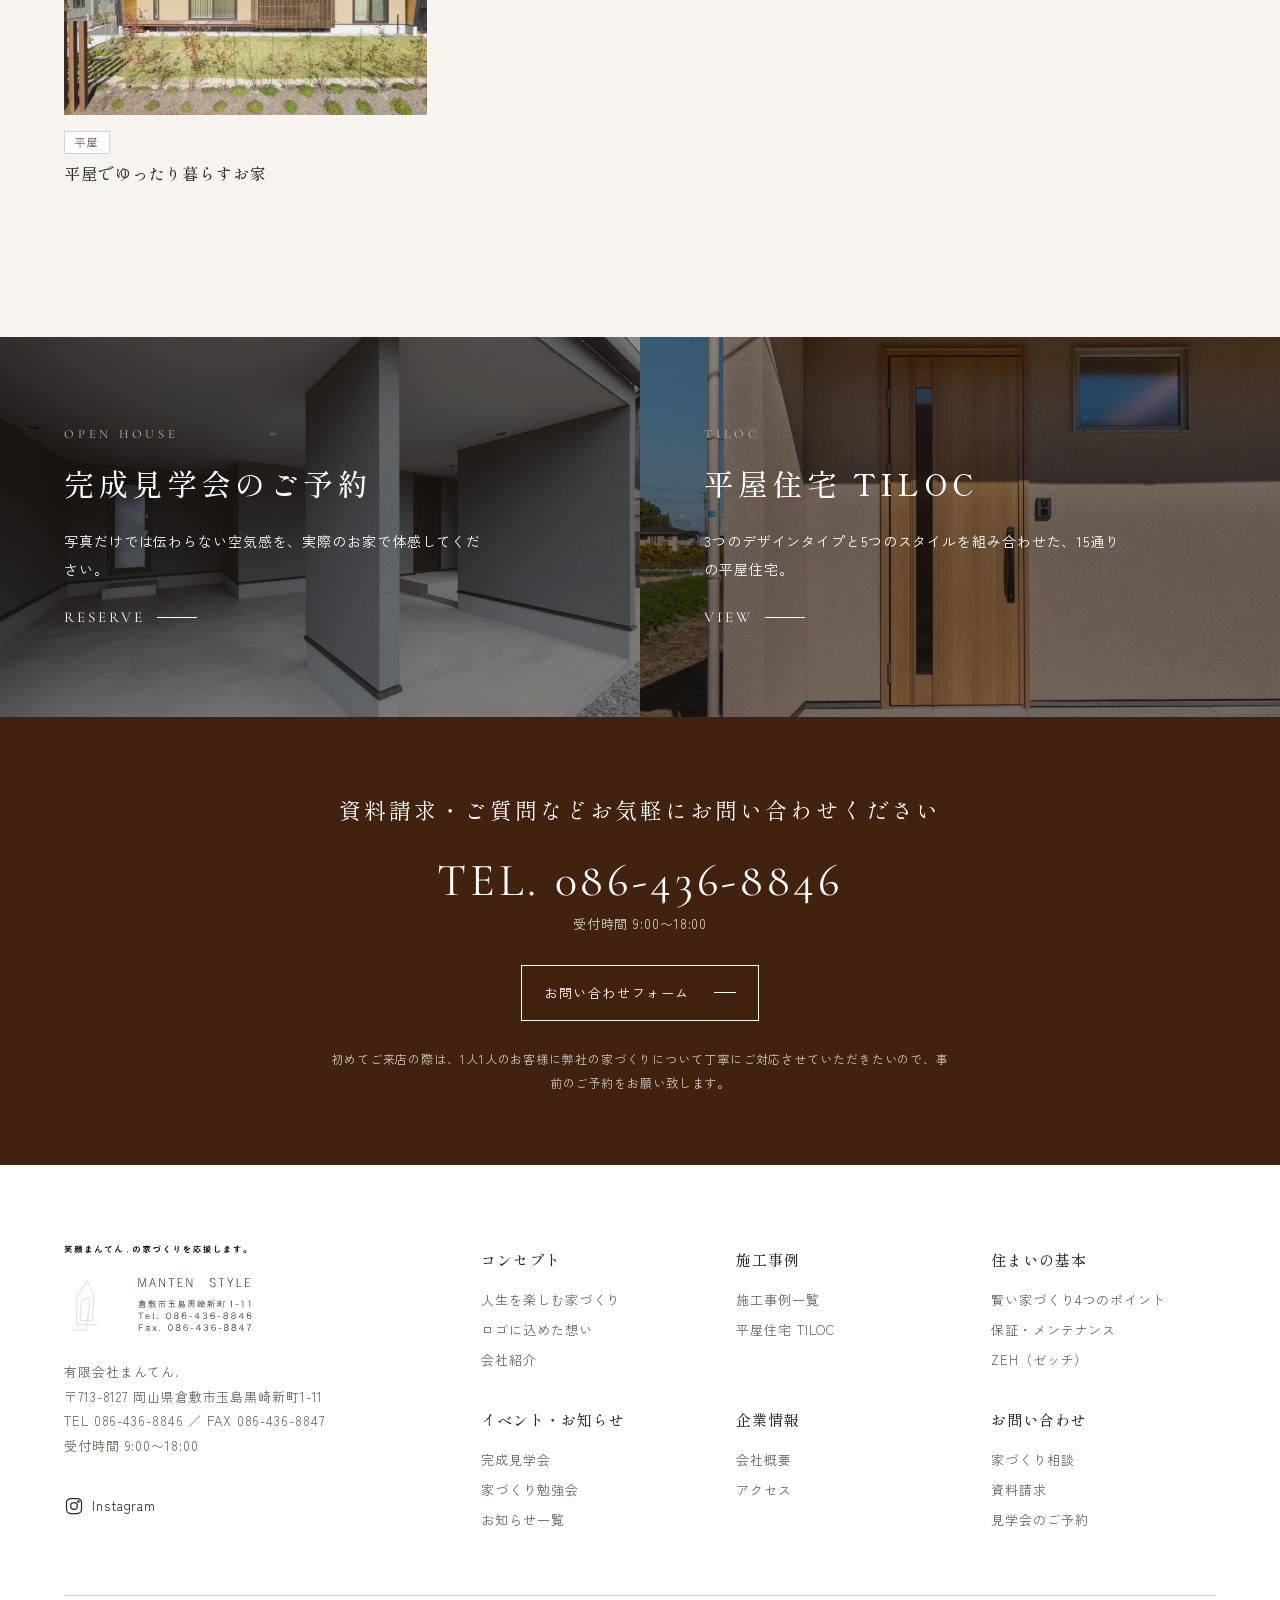
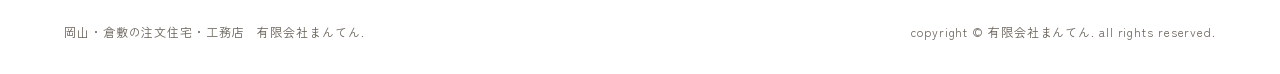
<file: works.html>
<!DOCTYPE html>
<html lang="ja">
<head>
<meta charset="UTF-8">
<meta name="viewport" content="width=device-width, initial-scale=1">
<meta name="robots" content="noindex, nofollow">
<title>施工事例｜有限会社まんてん.</title>
<meta name="description" content="岡山・倉敷の工務店まんてん.の施工事例。平屋、吹抜け、中庭、ガレージなど、100家族100通りの自慢したくなるお家をご紹介します。">
<link rel="icon" href="assets/img/logo.svg">
<link rel="preconnect" href="https://fonts.googleapis.com">
<link rel="preconnect" href="https://fonts.gstatic.com" crossorigin>
<link href="https://fonts.googleapis.com/css2?family=Cormorant+Garamond:wght@400;500&family=Shippori+Mincho:wght@400;500&family=Zen+Kaku+Gothic+New:wght@400;500&display=swap" rel="stylesheet">
<link rel="stylesheet" href="assets/css/style.css">
</head>
<body>
<div class="loader" aria-hidden="true"><img src="assets/img/logo.svg" alt=""></div>
<main>
  <div class="page-mv">
    <div class="wrap page-mv__head">
      <p class="en">WORKS</p>
      <h1>施工事例</h1>
      <p class="breadcrumb"><a href="index.html">トップ</a><span>›</span>施工事例</p>
    </div>
  </div>

  <section class="section" style="padding-top:60px">
    <div class="wrap">
      <p class="muted" style="margin-bottom:40px">自慢したくなるお家。お客様と一緒に考え、かたちにしてきた住まいをご紹介します。<br class="pc-only">写真をクリックすると拡大してご覧いただけます。</p>
      <div class="filter" id="worksFilter"></div>
      <div class="works-grid" id="worksGrid"></div>
    </div>
  </section>

  <div class="cta-banners">
    <a class="cta-banner" href="news.html#event">
      <img src="assets/img/works/w23.jpg" alt="" loading="lazy">
      <small>OPEN HOUSE</small>
      <h3>完成見学会のご予約</h3>
      <p>写真だけでは伝わらない空気感を、実際のお家で体感してください。</p>
      <span class="more">RESERVE</span>
    </a>
    <a class="cta-banner" href="tiloc.html">
      <img src="assets/img/works/w29.jpg" alt="" loading="lazy">
      <small>TILOC</small>
      <h3>平屋住宅 TILOC</h3>
      <p>3つのデザインタイプと5つのスタイルを組み合わせた、15通りの平屋住宅。</p>
      <span class="more">VIEW</span>
    </a>
  </div>
</main>
<script src="assets/js/main.js"></script>
</body>
</html>
</file>
<file: assets/css/style.css>
/* =========================================================
   有限会社まんてん. — site stylesheet
   ========================================================= */
:root {
  --bg: #f7f4ef;
  --bg-alt: #efe9e0;
  --paper: #ffffff;
  --ink: #2e2a26;
  --ink-soft: #6b645c;
  --line: #d9d1c5;
  --brand: #40220f;      /* ロゴの焦げ茶 */
  --accent: #9a7650;     /* 木の色 */
  --accent-soft: #c9b39a;
  --serif: "Shippori Mincho", "Yu Mincho", "YuMincho", serif;
  --sans: "Zen Kaku Gothic New", "Hiragino Sans", "Yu Gothic", sans-serif;
  --en: "Cormorant Garamond", "Times New Roman", serif;
  --gutter: clamp(16px, 5vw, 64px);
  --max: 1200px;
  --header-h: 84px;
}

*, *::before, *::after { box-sizing: border-box; }
html { scroll-behavior: smooth; -webkit-text-size-adjust: 100%; }
body {
  margin: 0;
  background: var(--bg);
  color: var(--ink);
  font-family: var(--sans);
  font-size: 15px;
  line-height: 2;
  letter-spacing: .06em;
  overflow-x: hidden;
}
img { max-width: 100%; height: auto; display: block; }
a { color: inherit; text-decoration: none; }
p { margin: 0 0 1.4em; }
h1, h2, h3, h4 { margin: 0; font-weight: 500; }
ul { list-style: none; margin: 0; padding: 0; }
button { font: inherit; color: inherit; background: none; border: 0; cursor: pointer; }

.wrap { width: 100%; max-width: calc(var(--max) + var(--gutter) * 2); margin: 0 auto; padding: 0 var(--gutter); }
.wrap--narrow { max-width: calc(820px + var(--gutter) * 2); }
.sp-only { display: none; }
@media (max-width: 768px) { .sp-only { display: inline; } .pc-only { display: none; } }

/* ---------- Loading ---------- */
.loader {
  position: fixed; inset: 0; z-index: 200; background: var(--bg);
  display: grid; place-items: center;
  transition: opacity .8s ease, visibility .8s ease;
}
.loader img { width: 64px; opacity: 0; animation: loaderIn 1s ease forwards; }
.is-loaded .loader { opacity: 0; visibility: hidden; }
@keyframes loaderIn { to { opacity: 1; } }

/* ---------- Header ---------- */
.header {
  position: fixed; top: 0; left: 0; right: 0; z-index: 100;
  height: var(--header-h);
  display: flex; align-items: center; justify-content: space-between;
  padding: 0 0 0 var(--gutter);
  transition: background .4s ease, box-shadow .4s ease;
}
.header.is-scrolled, .header--solid { background: rgba(247, 244, 239, .94); backdrop-filter: blur(6px); box-shadow: 0 1px 0 var(--line); }
.header__logo { display: flex; align-items: center; gap: 14px; font-family: var(--serif); font-size: 17px; letter-spacing: .14em; line-height: 1.4; transition: color .4s; }
.header__logo img { height: 50px; width: auto; }
.header__logo small { display: block; font-family: var(--sans); font-size: 10px; letter-spacing: .12em; color: var(--ink-soft); }
/* トップのヒーロー上では文字を白に */
.header--onhero:not(.is-scrolled) .header__logo, .header--onhero:not(.is-scrolled) .header__logo small { color: #fff; }
.is-menu-open .header--onhero .header__logo, .is-menu-open .header--onhero .header__logo small { color: var(--ink); }
.header--onhero:not(.is-scrolled) .header__cta a { color: #fff; border-left-color: rgba(255,255,255,.35); }
.header--onhero:not(.is-scrolled) .header__cta a small { color: rgba(255,255,255,.8); }
.header--onhero:not(.is-scrolled) .header__cta a:hover { background: rgba(255,255,255,.12); }
.is-menu-open .header--onhero .header__cta a { color: var(--ink); }
.header__right { display: flex; align-items: stretch; height: 100%; }
.header__cta { display: flex; }
.header__cta a {
  display: flex; flex-direction: column; justify-content: center; align-items: center;
  padding: 0 26px; font-size: 13px; letter-spacing: .1em; line-height: 1.5;
  border-left: 1px solid var(--line); transition: background .3s;
}
.header__cta a small { font-family: var(--en); font-size: 11px; color: var(--accent); letter-spacing: .15em; }
.header__cta a:hover { background: var(--bg-alt); }
.header__cta .tel { font-family: var(--en); font-size: 20px; letter-spacing: .08em; }
.menu-btn {
  width: var(--header-h); height: 100%; background: var(--brand); color: #fff;
  display: flex; flex-direction: column; align-items: center; justify-content: center; gap: 6px;
  font-family: var(--en); font-size: 11px; letter-spacing: .2em;
}
.menu-btn span.bars { position: relative; width: 26px; height: 9px; }
.menu-btn span.bars::before, .menu-btn span.bars::after {
  content: ""; position: absolute; left: 0; width: 100%; height: 1px; background: #fff; transition: transform .4s, top .4s;
}
.menu-btn span.bars::before { top: 0; }
.menu-btn span.bars::after { top: 8px; }
.is-menu-open .menu-btn span.bars::before { top: 4px; transform: rotate(20deg); }
.is-menu-open .menu-btn span.bars::after { top: 4px; transform: rotate(-20deg); }
@media (max-width: 900px) {
  :root { --header-h: 64px; }
  .header__cta { display: none; }
  .header__logo img { height: 40px; }
  .header__logo { font-size: 15px; gap: 10px; }
}

/* ---------- Overlay menu ---------- */
.gnav {
  position: fixed; inset: 0; z-index: 90; background: var(--bg);
  overflow-y: auto; opacity: 0; visibility: hidden; transition: opacity .5s ease, visibility .5s ease;
  padding: calc(var(--header-h) + 40px) var(--gutter) 60px;
}
.is-menu-open .gnav { opacity: 1; visibility: visible; }
.is-menu-open { overflow: hidden; }
.gnav__inner { max-width: var(--max); margin: 0 auto; display: grid; grid-template-columns: 1fr 2fr; gap: 60px; }
.gnav__photo { aspect-ratio: 3/4; overflow: hidden; }
.gnav__photo img { width: 100%; height: 100%; object-fit: cover; }
.gnav__cols { display: grid; grid-template-columns: repeat(3, 1fr); gap: 40px 32px; align-content: start; }
.gnav__group > a { display: block; font-family: var(--serif); font-size: 18px; padding-bottom: 10px; border-bottom: 1px solid var(--line); margin-bottom: 12px; }
.gnav__group > a small { display: block; font-family: var(--en); font-size: 12px; color: var(--accent); letter-spacing: .2em; }
.gnav__group li a { display: block; font-size: 13px; color: var(--ink-soft); padding: 3px 0; }
.gnav__group li a::before { content: "— "; color: var(--accent-soft); }
.gnav a:hover { color: var(--accent); }
.gnav__foot { grid-column: 1 / -1; display: flex; flex-wrap: wrap; gap: 12px; margin-top: 10px; }
@media (max-width: 900px) {
  .gnav__inner { grid-template-columns: 1fr; gap: 30px; }
  .gnav__photo { display: none; }
  .gnav__cols { grid-template-columns: 1fr 1fr; gap: 28px 20px; }
}

/* ---------- Buttons ---------- */
.btn {
  display: inline-flex; align-items: center; justify-content: space-between; gap: 24px;
  min-width: 220px; padding: 14px 22px; font-size: 13px; letter-spacing: .12em;
  border: 1px solid var(--ink); background: transparent; transition: background .3s, color .3s;
}
.btn::after { content: ""; width: 22px; height: 1px; background: currentColor; transition: width .3s; }
.btn:hover { background: var(--ink); color: var(--bg); }
.btn:hover::after { width: 32px; }
.btn--fill { background: var(--brand); border-color: var(--brand); color: #fff; }
.btn--fill:hover { background: var(--accent); border-color: var(--accent); }
.btn--white { border-color: #fff; color: #fff; }
.btn--white:hover { background: #fff; color: var(--ink); }
.btn-pair { display: flex; flex-wrap: wrap; gap: 10px; }
.btn-pair .btn { min-width: 0; flex: 1; }
.center { text-align: center; }

/* ---------- Section heading ---------- */
.section { padding: clamp(80px, 12vw, 150px) 0; }
.section--alt { background: var(--bg-alt); }
.section--white { background: var(--paper); }
.sec-head { margin-bottom: clamp(36px, 6vw, 64px); }
.sec-head__en { display: block; font-family: var(--en); font-size: 14px; letter-spacing: .3em; color: var(--accent); margin-bottom: 10px; }
.sec-head__ja { font-family: var(--serif); font-size: clamp(24px, 3.2vw, 34px); line-height: 1.6; letter-spacing: .12em; }
.sec-head__ja::after { content: ""; display: block; width: 40px; height: 1px; background: var(--ink); margin-top: 22px; }
.sec-head.center .sec-head__ja::after { margin-left: auto; margin-right: auto; }
.sec-head__lead { margin-top: 24px; color: var(--ink-soft); }
.sec-head--row { display: flex; justify-content: space-between; align-items: flex-end; gap: 24px; flex-wrap: wrap; }

/* ---------- Hero ---------- */
.hero { position: relative; height: 100svh; min-height: 560px; overflow: hidden; background: #222; }
.hero__slides { position: absolute; inset: 0; }
.hero__slide { position: absolute; inset: 0; opacity: 0; transition: opacity 2s ease; }
.hero__slide.is-active { opacity: 1; }
.hero__slide img { width: 100%; height: 100%; object-fit: cover; transform: scale(1.08); transition: transform 8s linear; }
.hero__slide.is-active img { transform: scale(1); }
.hero::after { content: ""; position: absolute; inset: 0; background: linear-gradient(90deg, rgba(20,14,8,.55), rgba(20,14,8,0) 65%), linear-gradient(180deg, rgba(20,14,8,.25), rgba(20,14,8,0) 25%); }
.hero__copy {
  position: absolute; z-index: 2; left: var(--gutter); bottom: 18vh; color: #fff;
  font-family: var(--serif); font-size: clamp(26px, 4.2vw, 50px); line-height: 1.75; letter-spacing: .18em;
  text-shadow: 0 2px 20px rgba(0,0,0,.25);
}
.hero__copy small { display: block; font-family: var(--en); font-size: clamp(13px, 1.3vw, 16px); letter-spacing: .35em; margin-bottom: 18px; }
.hero__count { position: absolute; z-index: 2; right: var(--gutter); bottom: 40px; color: #fff; font-family: var(--en); font-size: 14px; letter-spacing: .2em; }
.hero__scroll { position: absolute; z-index: 2; left: 50%; bottom: 0; width: 1px; height: 70px; background: rgba(255,255,255,.4); overflow: hidden; }
.hero__scroll::after { content: ""; position: absolute; left: 0; top: -70px; width: 1px; height: 70px; background: #fff; animation: scrollLine 2.2s ease infinite; }
@keyframes scrollLine { to { top: 70px; } }

/* ---------- News bar ---------- */
.newsbar { background: var(--paper); border-bottom: 1px solid var(--line); }
.newsbar a { display: flex; align-items: center; gap: 20px; padding: 18px 0; font-size: 14px; }
.newsbar .label { font-family: var(--en); font-size: 12px; letter-spacing: .2em; padding: 2px 12px; background: var(--brand); color: #fff; }
.newsbar time { font-family: var(--en); color: var(--ink-soft); }
.newsbar .title { flex: 1; overflow: hidden; text-overflow: ellipsis; white-space: nowrap; }
.newsbar a:hover .title { color: var(--accent); }

/* ---------- Concept split ---------- */
.split { display: grid; grid-template-columns: 1fr 1fr; gap: clamp(32px, 6vw, 90px); align-items: center; }
.split--rev .split__img { order: 2; }
.split__img { position: relative; }
.split__img img { width: 100%; aspect-ratio: 4/5; object-fit: cover; }
.split__img .sub { position: absolute; width: 46%; right: -8%; bottom: -12%; aspect-ratio: 1; object-fit: cover; border: 8px solid var(--bg); }
.split__text .copy { font-family: var(--serif); font-size: clamp(22px, 2.6vw, 30px); line-height: 1.9; letter-spacing: .14em; margin-bottom: 30px; }
@media (max-width: 768px) {
  .split { grid-template-columns: 1fr; }
  .split--rev .split__img { order: 0; }
  .split__img .sub { right: 0; }
}

/* ---------- Works ---------- */
.works-grid { display: grid; grid-template-columns: repeat(3, 1fr); gap: 48px 32px; }
.work-card { display: block; cursor: pointer; }
.work-card__img { position: relative; aspect-ratio: 4/3; overflow: hidden; background: var(--bg-alt); }
.work-card__img img { width: 100%; height: 100%; object-fit: cover; transition: transform 1.2s ease; }
.work-card:hover .work-card__img img { transform: scale(1.05); }
.work-card__no { position: absolute; left: 0; top: 0; background: var(--bg); padding: 4px 14px; font-family: var(--en); font-size: 13px; letter-spacing: .15em; }
.work-card__new { position: absolute; right: 12px; top: 12px; font-family: var(--en); font-size: 11px; letter-spacing: .2em; color: #fff; background: var(--accent); padding: 1px 10px; }
.work-card__tags { display: flex; gap: 6px; margin: 16px 0 6px; }
.tag { font-size: 11px; border: 1px solid var(--line); padding: 0 10px; color: var(--ink-soft); background: var(--paper); line-height: 1.9; }
.work-card__title { font-family: var(--serif); font-size: 16px; line-height: 1.7; }
@media (max-width: 900px) { .works-grid { grid-template-columns: 1fr 1fr; gap: 36px 16px; } }
@media (max-width: 560px) { .works-grid { grid-template-columns: 1fr; } }

/* Horizontal slider (top page works) */
.hslider { position: relative; }
.hslider__track { display: flex; gap: 28px; overflow-x: auto; scroll-snap-type: x mandatory; scrollbar-width: none; padding-bottom: 6px; }
.hslider__track::-webkit-scrollbar { display: none; }
.hslider__track > * { flex: 0 0 min(400px, 80vw); scroll-snap-align: start; }
.hslider__nav { display: flex; align-items: center; gap: 18px; font-family: var(--en); letter-spacing: .15em; }
.hslider__nav button { width: 48px; height: 48px; border: 1px solid var(--ink); border-radius: 50%; display: grid; place-items: center; transition: background .3s, color .3s; }
.hslider__nav button:hover { background: var(--ink); color: var(--bg); }

/* Filters */
.filter { display: flex; flex-wrap: wrap; gap: 8px; margin-bottom: 48px; }
.filter button { border: 1px solid var(--line); padding: 4px 18px; font-size: 13px; background: var(--paper); transition: all .3s; }
.filter button.is-active, .filter button:hover { background: var(--ink); color: var(--bg); border-color: var(--ink); }
.count { font-family: var(--en); color: var(--ink-soft); margin-left: auto; align-self: center; }

/* Lightbox */
.lightbox { position: fixed; inset: 0; z-index: 300; background: rgba(20,16,12,.92); display: none; align-items: center; justify-content: center; padding: 60px var(--gutter); }
.lightbox.is-open { display: flex; }
.lightbox figure { margin: 0; max-width: 1100px; color: #fff; text-align: center; }
.lightbox img { max-height: 76vh; width: auto; margin: 0 auto 18px; }
.lightbox figcaption { font-family: var(--serif); letter-spacing: .12em; }
.lightbox figcaption small { display: block; font-family: var(--en); color: var(--accent-soft); letter-spacing: .2em; }
.lightbox__close { position: absolute; top: 20px; right: 24px; color: #fff; font-family: var(--en); letter-spacing: .2em; }
.lightbox__prev, .lightbox__next { position: absolute; top: 50%; color: #fff; font-size: 28px; padding: 16px; transform: translateY(-50%); }
.lightbox__prev { left: 8px; } .lightbox__next { right: 8px; }

/* ---------- Event cards ---------- */
.event-grid { display: grid; grid-template-columns: repeat(2, 1fr); gap: 32px; }
.event-card { background: var(--paper); display: grid; grid-template-columns: 42% 1fr; }
.event-card__img img { width: 100%; height: 100%; object-fit: cover; min-height: 220px; }
.event-card__body { padding: 28px 26px; display: flex; flex-direction: column; gap: 10px; }
.event-card__status { display: flex; gap: 6px; flex-wrap: wrap; }
.status { font-size: 11px; padding: 0 10px; line-height: 2; background: var(--brand); color: #fff; }
.status--off { background: var(--line); color: var(--ink-soft); }
.status--line { background: transparent; border: 1px solid var(--accent); color: var(--accent); }
.event-card__date { font-family: var(--serif); font-size: 15px; color: var(--accent); }
.event-card__title { font-family: var(--serif); font-size: 18px; line-height: 1.7; }
.event-card .btn-pair { margin-top: auto; }
.event-card .btn { padding: 10px 14px; font-size: 12px; gap: 12px; }
.event-card.is-closed { opacity: .65; }
@media (max-width: 900px) { .event-grid { grid-template-columns: 1fr; } }
@media (max-width: 560px) { .event-card { grid-template-columns: 1fr; } .event-card__img img { aspect-ratio: 16/10; min-height: 0; } }

/* ---------- Wide banner ---------- */
.wide { position: relative; min-height: 520px; display: flex; align-items: center; color: #fff; overflow: hidden; }
.wide > img { position: absolute; inset: 0; width: 100%; height: 100%; object-fit: cover; }
.wide::before { content: ""; position: absolute; inset: 0; background: rgba(30,20,12,.42); z-index: 1; }
.wide .wrap { position: relative; z-index: 2; }
.wide .sec-head__en { color: var(--accent-soft); }
.wide .sec-head__ja::after { background: #fff; }
.wide p { max-width: 560px; }

/* ---------- Basics (link cards) ---------- */
.link-cards { display: grid; grid-template-columns: repeat(4, 1fr); gap: 24px; }
.link-card { display: block; background: var(--paper); transition: transform .4s; }
.link-card:hover { transform: translateY(-4px); }
.link-card__img { aspect-ratio: 4/3; overflow: hidden; }
.link-card__img img { width: 100%; height: 100%; object-fit: cover; transition: transform 1.2s; }
.link-card:hover .link-card__img img { transform: scale(1.05); }
.link-card__body { padding: 22px 22px 26px; }
.link-card__body small { font-family: var(--en); color: var(--accent); letter-spacing: .2em; }
.link-card__body h3 { font-family: var(--serif); font-size: 18px; margin: 4px 0 8px; }
.link-card__body p { font-size: 13px; color: var(--ink-soft); line-height: 1.8; margin: 0; }
@media (max-width: 1000px) { .link-cards { grid-template-columns: 1fr 1fr; } }
@media (max-width: 560px) { .link-cards { grid-template-columns: 1fr; } }

/* ---------- News list ---------- */
.news-list { border-top: 1px solid var(--line); }
.news-list li a, .news-list li > div { display: grid; grid-template-columns: 120px 110px 1fr; gap: 16px; align-items: baseline; padding: 22px 8px; border-bottom: 1px solid var(--line); transition: background .3s; }
.news-list li a:hover { background: var(--paper); }
.news-list time { font-family: var(--en); font-size: 15px; color: var(--ink-soft); }
.news-list .cat { font-size: 11px; border: 1px solid var(--accent); color: var(--accent); text-align: center; line-height: 2; }
.news-list .cat--info { border-color: var(--ink-soft); color: var(--ink-soft); }
.news-list .ttl small { display: block; font-size: 12px; color: var(--ink-soft); }
@media (max-width: 640px) { .news-list li a, .news-list li > div { grid-template-columns: auto auto 1fr; gap: 6px 12px; } .news-list .ttl { grid-column: 1 / -1; } }

/* ---------- CTA banners ---------- */
.cta-banners { display: grid; grid-template-columns: 1fr 1fr; }
.cta-banner { position: relative; min-height: 380px; display: flex; flex-direction: column; justify-content: center; padding: 50px clamp(24px, 5vw, 70px); color: #fff; overflow: hidden; }
.cta-banner img { position: absolute; inset: 0; width: 100%; height: 100%; object-fit: cover; transition: transform 1.4s ease; z-index: 0; }
.cta-banner::before { content: ""; position: absolute; inset: 0; background: rgba(30,20,12,.5); z-index: 1; transition: background .4s; }
.cta-banner > *:not(img) { position: relative; z-index: 2; }
.cta-banner:hover img { transform: scale(1.05); }
.cta-banner:hover::before { background: rgba(64,34,15,.62); }
.cta-banner small { font-family: var(--en); letter-spacing: .3em; color: var(--accent-soft); }
.cta-banner h3 { font-family: var(--serif); font-size: clamp(22px, 2.6vw, 30px); letter-spacing: .14em; margin: 6px 0 14px; }
.cta-banner p { font-size: 14px; max-width: 420px; }
.cta-banner .more { font-family: var(--en); letter-spacing: .2em; display: inline-flex; align-items: center; gap: 12px; }
.cta-banner .more::after { content: ""; width: 40px; height: 1px; background: #fff; }
@media (max-width: 768px) { .cta-banners { grid-template-columns: 1fr; } .cta-banner { min-height: 300px; } }

/* ---------- Contact strip ---------- */
.contact-strip { background: var(--brand); color: #fff; padding: 70px 0; text-align: center; }
.contact-strip .lead { font-family: var(--serif); font-size: clamp(17px, 2vw, 22px); letter-spacing: .14em; margin-bottom: 20px; }
.contact-strip .tel { display: inline-block; font-family: var(--en); font-size: clamp(32px, 5vw, 46px); letter-spacing: .08em; line-height: 1.3; }
.contact-strip .hours { font-size: 13px; opacity: .8; margin-bottom: 28px; }
.contact-strip .note { font-size: 12px; opacity: .75; margin: 26px auto 0; max-width: 620px; }

/* ---------- Footer ---------- */
.footer { background: var(--paper); padding: 80px 0 30px; font-size: 13px; }
.footer__top { display: grid; grid-template-columns: 1fr 2fr; gap: 50px; }
.footer__logo img { width: 190px; margin-bottom: 26px; }
.footer__addr { color: var(--ink-soft); line-height: 1.9; }
.footer__sns { display: inline-flex; align-items: center; gap: 8px; margin-top: 16px; }
.footer__sns svg { width: 20px; height: 20px; }
.footer__nav { display: grid; grid-template-columns: repeat(3, 1fr); gap: 30px; }
.footer__nav h4 { font-family: var(--serif); font-size: 15px; margin-bottom: 10px; }
.footer__nav li a { color: var(--ink-soft); display: block; padding: 2px 0; }
.footer__nav a:hover { color: var(--accent); }
.footer__bottom { margin-top: 60px; padding-top: 24px; border-top: 1px solid var(--line); display: flex; justify-content: space-between; flex-wrap: wrap; gap: 10px; color: var(--ink-soft); font-size: 12px; }
@media (max-width: 900px) { .footer__top { grid-template-columns: 1fr; } .footer__nav { grid-template-columns: 1fr 1fr; } }

.pagetop { position: fixed; right: 20px; bottom: 20px; z-index: 50; width: 52px; height: 52px; border-radius: 50%; background: var(--paper); border: 1px solid var(--line); font-family: var(--en); font-size: 11px; letter-spacing: .1em; opacity: 0; visibility: hidden; transition: opacity .4s, visibility .4s; }
.pagetop.is-show { opacity: 1; visibility: visible; }

/* ---------- Lower page MV ---------- */
.page-mv { padding-top: var(--header-h); }
.page-mv__img { height: clamp(260px, 42vw, 520px); overflow: hidden; }
.page-mv__img img { width: 100%; height: 100%; object-fit: cover; }
.page-mv__head { padding: 60px 0 0; }
.page-mv__head .en { font-family: var(--en); font-size: 15px; letter-spacing: .35em; color: var(--accent); }
.page-mv__head h1 { font-family: var(--serif); font-size: clamp(28px, 4vw, 42px); letter-spacing: .16em; margin-top: 6px; }
.breadcrumb { font-size: 12px; color: var(--ink-soft); padding-top: 18px; }
.breadcrumb a:hover { color: var(--accent); }
.breadcrumb span { margin: 0 8px; }

/* ---------- Article (essay layout) ---------- */
.essay { font-size: 15px; line-height: 2.3; }
.essay h2 { font-family: var(--serif); font-size: clamp(21px, 2.4vw, 28px); line-height: 1.8; letter-spacing: .12em; margin: 2.4em 0 1.2em; padding-bottom: 18px; border-bottom: 1px solid var(--line); }
.essay h2:first-child { margin-top: 0; }
.essay h3 { font-family: var(--serif); font-size: 19px; letter-spacing: .1em; margin: 2em 0 .8em; }
.essay h3 small { display: block; font-family: var(--sans); font-size: 13px; color: var(--accent); letter-spacing: .1em; }
.essay .full { margin: 70px calc(var(--gutter) * -1); }
.essay .full img { width: 100%; aspect-ratio: 16/8; object-fit: cover; }
.essay strong { font-weight: 500; background: linear-gradient(transparent 62%, rgba(201,179,154,.45) 62%); }

/* Point blocks */
.points-nav { display: grid; grid-template-columns: repeat(4, 1fr); gap: 1px; background: var(--line); border: 1px solid var(--line); margin-bottom: 90px; }
.points-nav a { background: var(--paper); padding: 22px 12px; text-align: center; font-family: var(--serif); transition: background .3s; }
.points-nav a small { display: block; font-family: var(--en); color: var(--accent); letter-spacing: .2em; font-size: 13px; }
.points-nav a:hover { background: var(--bg-alt); }
@media (max-width: 700px) { .points-nav { grid-template-columns: 1fr 1fr; } }
.point { padding-top: 30px; margin-bottom: 110px; scroll-margin-top: calc(var(--header-h) + 20px); }
.point__no { font-family: var(--en); font-size: clamp(54px, 8vw, 90px); line-height: 1; color: var(--accent-soft); letter-spacing: .05em; }
.point__no small { font-size: 16px; letter-spacing: .3em; margin-right: 8px; color: var(--accent); }
.point > h2 { font-family: var(--serif); font-size: clamp(21px, 2.6vw, 28px); line-height: 1.7; letter-spacing: .1em; margin: 18px 0 30px; }

.compare { display: grid; grid-template-columns: 1fr 1fr; gap: 20px; margin: 36px 0; }
.compare > div { padding: 28px; background: var(--paper); border-top: 3px solid var(--line); }
.compare > div.good { border-top-color: var(--accent); }
.compare ul li { padding-left: 1.2em; text-indent: -1.2em; font-size: 14px; }
.compare ul li::before { content: "・"; }
.compare .result { font-family: var(--serif); margin-top: 16px; padding-top: 14px; border-top: 1px dashed var(--line); line-height: 1.8; }
@media (max-width: 640px) { .compare { grid-template-columns: 1fr; } }

.chips { display: flex; flex-wrap: wrap; gap: 10px; margin: 24px 0; }
.chips span { background: var(--paper); border: 1px solid var(--line); padding: 8px 18px; font-family: var(--serif); font-size: 14px; }

.box { background: var(--paper); padding: clamp(24px, 4vw, 44px); margin: 36px 0; }
.box--brand { background: var(--brand); color: #fff; }

/* Philosophy */
.philosophy { text-align: center; }
.philosophy p { font-family: var(--serif); font-size: clamp(16px, 1.9vw, 20px); line-height: 2.2; letter-spacing: .12em; }

/* Number list (logo story) */
.numlist { display: grid; grid-template-columns: repeat(3, 1fr); gap: 36px; }
.numlist > div { border-top: 1px solid var(--ink); padding-top: 22px; }
.numlist .no { font-family: var(--en); font-size: 42px; color: var(--accent-soft); line-height: 1; }
.numlist h3 { font-family: var(--serif); font-size: 19px; margin: 14px 0 16px; letter-spacing: .1em; }
.numlist p { font-size: 14px; color: var(--ink-soft); line-height: 2.1; }
@media (max-width: 900px) { .numlist { grid-template-columns: 1fr; } }

/* Table */
.table { width: 100%; border-collapse: collapse; border-top: 1px solid var(--line); }
.table th, .table td { padding: 22px 12px; border-bottom: 1px solid var(--line); text-align: left; vertical-align: top; line-height: 1.9; }
.table th { width: 24%; font-weight: 500; font-family: var(--serif); white-space: nowrap; }
@media (max-width: 640px) { .table th, .table td { display: block; width: 100%; } .table th { border-bottom: 0; padding-bottom: 0; } }

/* Photo grid */
.photo-grid { display: grid; grid-template-columns: repeat(5, 1fr); gap: 10px; }
.photo-grid img { width: 100%; aspect-ratio: 1; object-fit: cover; }
.photo-grid img:first-child { grid-column: span 2; grid-row: span 2; aspect-ratio: auto; height: 100%; }
@media (max-width: 700px) { .photo-grid { grid-template-columns: repeat(2, 1fr); } .photo-grid img:first-child { grid-row: auto; aspect-ratio: 2/1; height: auto; } .photo-grid img:last-child { grid-column: span 2; aspect-ratio: 2/1; } }

/* Flow (timeline) */
.timeline { position: relative; display: grid; gap: 16px; }
.timeline > div { display: grid; grid-template-columns: 140px 1fr; gap: 24px; background: var(--paper); padding: 26px 28px; }
.timeline .when { font-family: var(--serif); font-size: 19px; color: var(--accent); }
.timeline ul li { font-size: 14px; padding-left: 1.2em; text-indent: -1.2em; }
.timeline ul li::before { content: "・"; }
.timeline .note { font-size: 12px; color: var(--ink-soft); margin: 8px 0 0; }
@media (max-width: 640px) { .timeline > div { grid-template-columns: 1fr; gap: 8px; } }

/* TILOC */
.type-grid { display: grid; grid-template-columns: repeat(3, 1fr); gap: 24px; }
.type-grid > div { background: var(--paper); padding: 34px 26px; text-align: center; }
.type-grid .no { font-family: var(--en); letter-spacing: .25em; color: var(--accent); font-size: 13px; }
.type-grid h3 { font-family: var(--serif); font-size: 22px; letter-spacing: .14em; margin: 8px 0 12px; }
.type-grid p { margin: 0; font-size: 14px; color: var(--ink-soft); }
.style-grid { display: grid; grid-template-columns: repeat(5, 1fr); gap: 12px; }
.style-grid > div { border: 1px solid var(--line); padding: 26px 16px; text-align: center; background: var(--paper); }
.style-grid .letter { font-family: var(--en); font-size: 54px; line-height: 1; color: var(--brand); }
.style-grid .letter small { font-size: 16px; letter-spacing: .1em; }
.style-grid .shape { width: 64px; height: 48px; margin: 14px auto; }
.style-grid p { font-size: 13px; color: var(--ink-soft); margin: 0; line-height: 1.8; }
@media (max-width: 900px) { .type-grid { grid-template-columns: 1fr; } .style-grid { grid-template-columns: repeat(2, 1fr); } }

/* Seminar topics */
.topics { display: grid; grid-template-columns: repeat(4, 1fr); gap: 14px; }
.topics > div { background: var(--paper); padding: 26px 18px; text-align: center; font-family: var(--serif); line-height: 1.8; }
.topics .n { display: block; font-family: var(--en); color: var(--accent); font-size: 28px; }
@media (max-width: 800px) { .topics { grid-template-columns: 1fr 1fr; } }
.stat { display: flex; gap: 40px; justify-content: center; flex-wrap: wrap; text-align: center; margin: 40px 0; }
.stat div { font-family: var(--serif); }
.stat strong { display: block; font-family: var(--en); font-size: clamp(44px, 6vw, 64px); color: var(--brand); line-height: 1.2; font-weight: 500; background: none; }

/* Form */
.form { display: grid; gap: 0; border-top: 1px solid var(--line); }
.form__row { display: grid; grid-template-columns: 240px 1fr; gap: 24px; padding: 24px 0; border-bottom: 1px solid var(--line); }
.form__row > label, .form__row > .label { font-family: var(--serif); padding-top: 8px; display: flex; align-items: flex-start; gap: 10px; }
.req { font-family: var(--sans); font-size: 11px; background: var(--brand); color: #fff; padding: 0 8px; line-height: 2; margin-top: 3px; }
.form input[type="text"], .form input[type="email"], .form input[type="tel"], .form textarea {
  width: 100%; padding: 12px 14px; border: 1px solid var(--line); background: var(--paper); font: inherit; letter-spacing: .04em; border-radius: 0;
}
.form input:focus, .form textarea:focus { outline: 2px solid var(--accent-soft); border-color: var(--accent); }
.form textarea { min-height: 180px; resize: vertical; }
.form .radios { display: flex; flex-wrap: wrap; gap: 8px 24px; padding-top: 8px; }
.form .radios label { display: flex; align-items: center; gap: 8px; cursor: pointer; }
.form__submit { text-align: center; padding-top: 40px; }
.form__msg { display: none; padding: 30px; background: var(--paper); text-align: center; margin-top: 30px; font-family: var(--serif); }
.form__msg.is-show { display: block; }
@media (max-width: 700px) { .form__row { grid-template-columns: 1fr; gap: 8px; } }

/* Map */
.map { aspect-ratio: 16/7; width: 100%; border: 0; filter: grayscale(.5); margin-top: 30px; }
@media (max-width: 640px) { .map { aspect-ratio: 4/3; } }

/* ---------- Scroll reveal ---------- */
.reveal { opacity: 0; transform: translateY(30px); transition: opacity 1.1s ease, transform 1.1s ease; }
.reveal.is-in { opacity: 1; transform: none; }
@media (prefers-reduced-motion: reduce) {
  .reveal { opacity: 1; transform: none; transition: none; }
  .hero__slide img { transition: none; transform: none; }
  html { scroll-behavior: auto; }
}

.mt-s { margin-top: 24px; } .mt-m { margin-top: 48px; } .mt-l { margin-top: 80px; }
.muted { color: var(--ink-soft); }
.small { font-size: 12px; }
</file>
